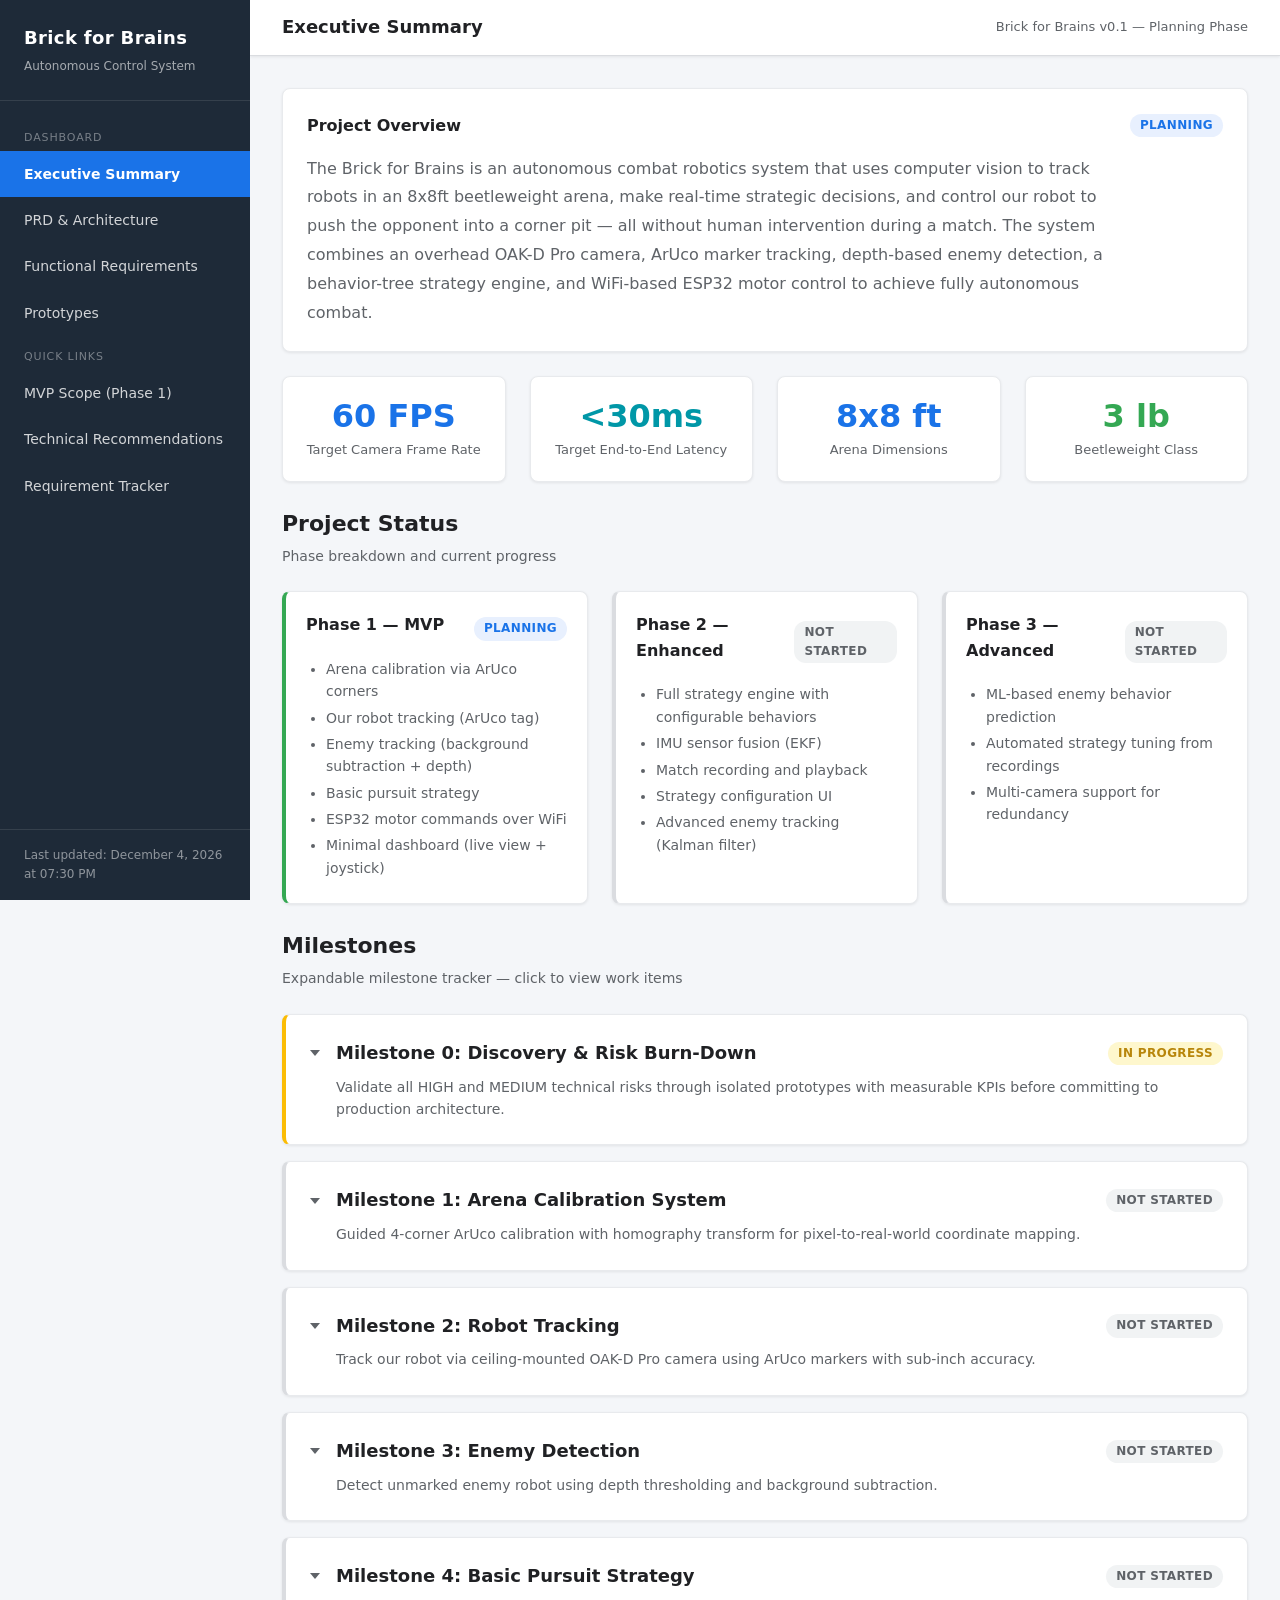
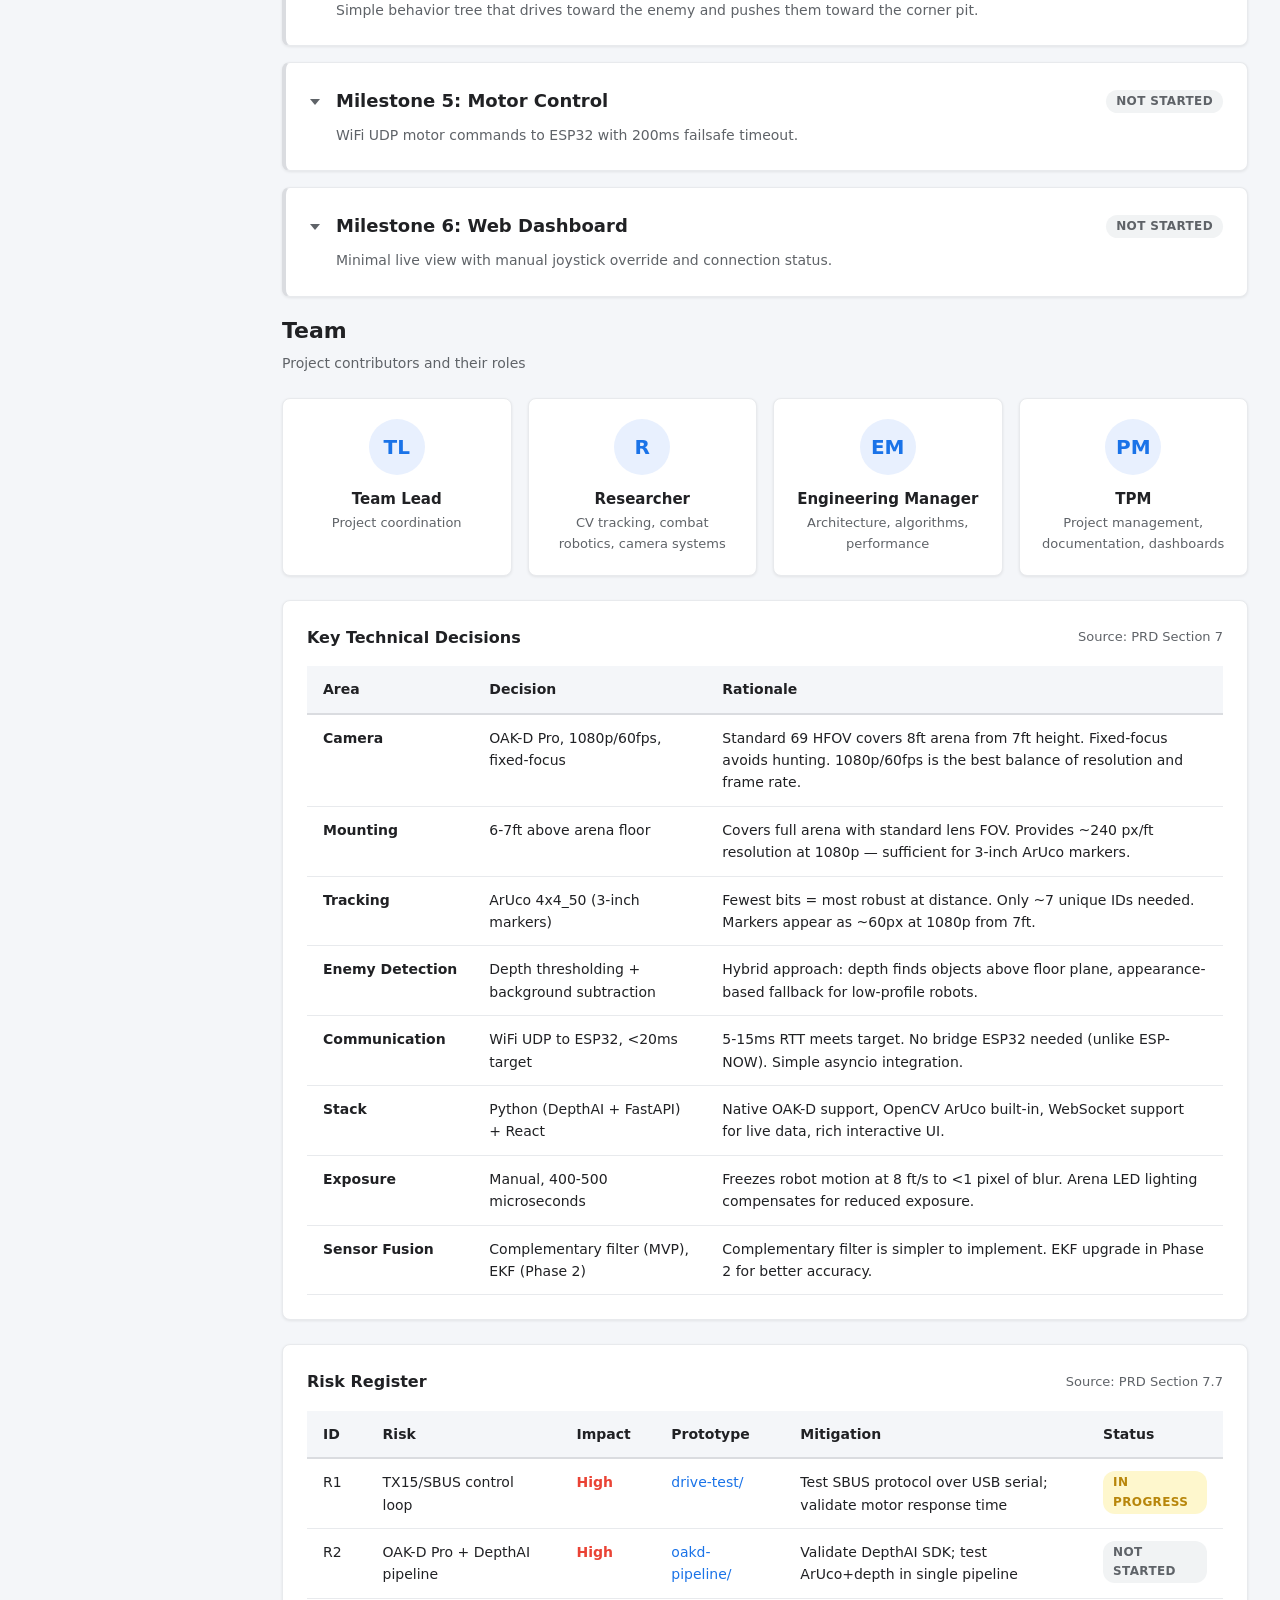
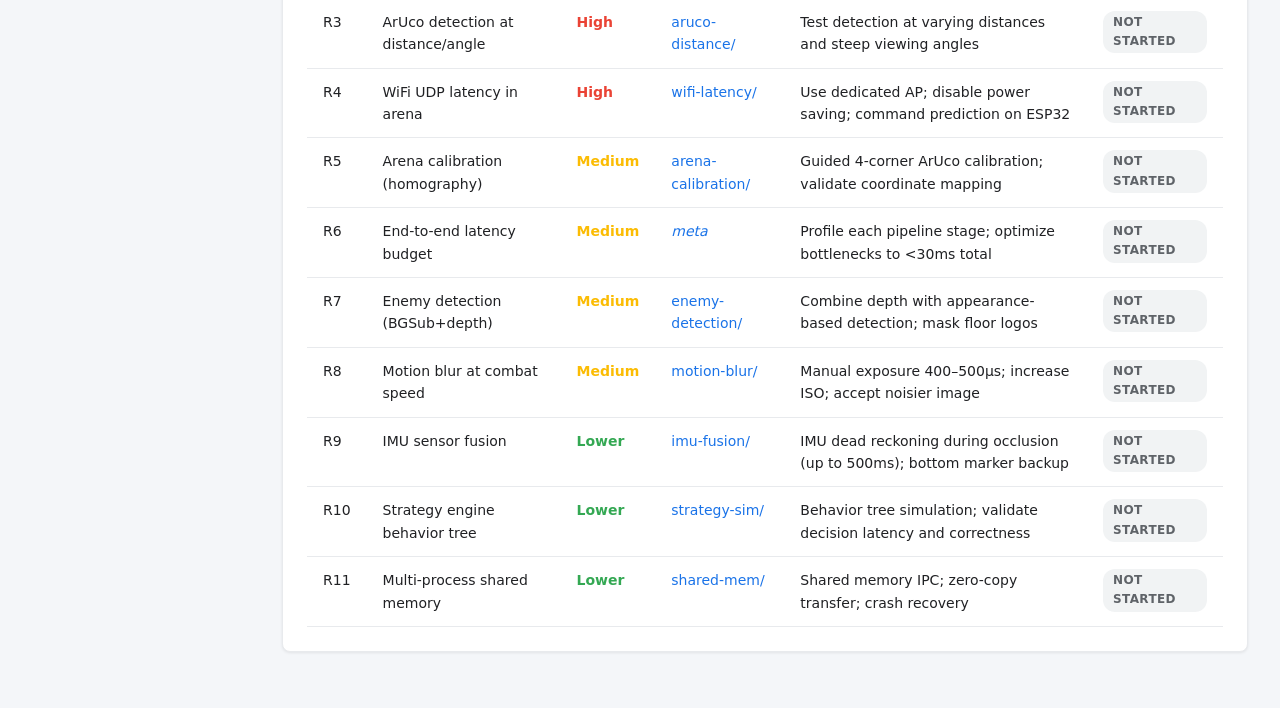
<file: dashboard/index.html>
<!DOCTYPE html>
<html lang="en">
<head>
  <meta charset="UTF-8">
  <meta name="viewport" content="width=device-width, initial-scale=1.0">
  <title>Executive Summary — Brick for Brains</title>
  <link rel="stylesheet" href="css/styles.css">
  <style>
    /* Milestone accordion styles (mirrors proto-accordion from prototypes.html) */
    .milestone-card {
      background: var(--color-surface);
      border: 1px solid var(--color-border-light);
      border-radius: var(--border-radius);
      box-shadow: var(--shadow-sm);
      padding: var(--sp-6);
      margin-bottom: var(--sp-4);
    }
    .milestone-accordion__header {
      cursor: pointer;
      user-select: none;
    }
    .milestone-accordion__trigger {
      display: flex;
      align-items: center;
      justify-content: space-between;
      flex-wrap: wrap;
      gap: var(--sp-2);
    }
    .milestone-accordion__trigger-left {
      display: flex;
      align-items: center;
      gap: var(--sp-2);
    }
    .milestone-accordion__title {
      font-size: 1.125rem;
      font-weight: 700;
      color: var(--color-text);
    }
    .milestone-accordion__desc {
      font-size: .875rem;
      color: var(--color-text-secondary);
      line-height: 1.6;
      margin: var(--sp-2) 0 0 26px;
    }
    .milestone-accordion__details {
      display: none;
      margin-top: var(--sp-5);
      padding-top: var(--sp-5);
      border-top: 1px solid var(--color-border-light);
    }
    .milestone-accordion.open .milestone-accordion__details {
      display: block;
    }
    .milestone-accordion.open .chevron {
      transform: rotate(180deg);
    }
    .milestone-section {
      margin-bottom: var(--sp-5);
    }
    .milestone-section:last-child {
      margin-bottom: 0;
    }
    .milestone-section__label {
      font-size: .75rem;
      font-weight: 700;
      text-transform: uppercase;
      letter-spacing: .06em;
      color: var(--color-text-secondary);
      margin-bottom: var(--sp-2);
    }
    .milestone-section ul {
      padding-left: var(--sp-5);
      font-size: .875rem;
      color: var(--color-text);
      line-height: 1.7;
      list-style: none;
    }
    .milestone-section ul li {
      margin-bottom: var(--sp-1);
      display: flex;
      align-items: center;
    }
  </style>
</head>
<body>

<!-- Sidebar -->
<aside class="sidebar">
  <div class="sidebar__brand">
    <h1>Brick for Brains</h1>
    <div class="subtitle">Autonomous Control System</div>
  </div>
  <nav class="sidebar__nav">
    <div class="nav-section">Dashboard</div>
    <a href="index.html" class="active">Executive Summary</a>
    <a href="prd.html">PRD &amp; Architecture</a>
    <a href="frd.html">Functional Requirements</a>
    <a href="prototypes.html">Prototypes</a>
    <div class="nav-section">Quick Links</div>
    <a href="prd.html#section-5">MVP Scope (Phase 1)</a>
    <a href="prd.html#section-7">Technical Recommendations</a>
    <a href="frd.html">Requirement Tracker</a>
  </nav>
  <div class="sidebar__footer">
    Last updated: <span id="last-updated">--</span>
  </div>
</aside>

<!-- Mobile overlay -->
<div class="sidebar-overlay"></div>

<!-- Main content -->
<div class="main">

  <!-- Top bar -->
  <header class="topbar">
    <button class="hamburger" aria-label="Toggle navigation">&#9776;</button>
    <div class="topbar__title">Executive Summary</div>
    <div class="topbar__meta">Brick for Brains v0.1 &mdash; Planning Phase</div>
  </header>

  <!-- Content -->
  <div class="content">

    <!-- Project Overview -->
    <div class="card">
      <div class="card__header">
        <h2 class="card__title">Project Overview</h2>
        <span class="badge badge--planning">Planning</span>
      </div>
      <p class="overview-text">
        The Brick for Brains is an autonomous combat robotics system that uses computer vision to track robots in an 8x8ft beetleweight arena, make real-time strategic decisions, and control our robot to push the opponent into a corner pit &mdash; all without human intervention during a match. The system combines an overhead OAK-D Pro camera, ArUco marker tracking, depth-based enemy detection, a behavior-tree strategy engine, and WiFi-based ESP32 motor control to achieve fully autonomous combat.
      </p>
    </div>

    <!-- Key Metrics -->
    <div class="grid grid--4 mb-6">
      <div class="metric-card">
        <div class="metric-card__value">60 FPS</div>
        <div class="metric-card__label">Target Camera Frame Rate</div>
      </div>
      <div class="metric-card metric-card--accent">
        <div class="metric-card__value">&lt;30ms</div>
        <div class="metric-card__label">Target End-to-End Latency</div>
      </div>
      <div class="metric-card">
        <div class="metric-card__value">8x8 ft</div>
        <div class="metric-card__label">Arena Dimensions</div>
      </div>
      <div class="metric-card metric-card--success">
        <div class="metric-card__value">3 lb</div>
        <div class="metric-card__label">Beetleweight Class</div>
      </div>
    </div>

    <!-- Project Status & Phases -->
    <div class="section-header">
      <h2>Project Status</h2>
      <p>Phase breakdown and current progress</p>
    </div>

    <div class="grid grid--3 mb-6">
      <!-- Phase 1 -->
      <div class="phase-card phase-card--active">
        <div style="display:flex;justify-content:space-between;align-items:center;margin-bottom:12px;">
          <h3>Phase 1 &mdash; MVP</h3>
          <span class="badge badge--planning">Planning</span>
        </div>
        <ul>
          <li>Arena calibration via ArUco corners</li>
          <li>Our robot tracking (ArUco tag)</li>
          <li>Enemy tracking (background subtraction + depth)</li>
          <li>Basic pursuit strategy</li>
          <li>ESP32 motor commands over WiFi</li>
          <li>Minimal dashboard (live view + joystick)</li>
        </ul>
      </div>

      <!-- Phase 2 -->
      <div class="phase-card phase-card--future">
        <div style="display:flex;justify-content:space-between;align-items:center;margin-bottom:12px;">
          <h3>Phase 2 &mdash; Enhanced</h3>
          <span class="badge badge--not-started">Not Started</span>
        </div>
        <ul>
          <li>Full strategy engine with configurable behaviors</li>
          <li>IMU sensor fusion (EKF)</li>
          <li>Match recording and playback</li>
          <li>Strategy configuration UI</li>
          <li>Advanced enemy tracking (Kalman filter)</li>
        </ul>
      </div>

      <!-- Phase 3 -->
      <div class="phase-card phase-card--future">
        <div style="display:flex;justify-content:space-between;align-items:center;margin-bottom:12px;">
          <h3>Phase 3 &mdash; Advanced</h3>
          <span class="badge badge--not-started">Not Started</span>
        </div>
        <ul>
          <li>ML-based enemy behavior prediction</li>
          <li>Automated strategy tuning from recordings</li>
          <li>Multi-camera support for redundancy</li>
        </ul>
      </div>
    </div>

    <!-- Milestones — work items updated after planning sessions -->
    <div class="section-header">
      <h2>Milestones</h2>
      <p>Expandable milestone tracker &mdash; click to view work items</p>
    </div>

    <!-- Milestone 0: Discovery & Risk Burn-Down -->
    <div class="milestone-card milestone-accordion" style="border-left: 4px solid var(--color-warning);">
      <div class="milestone-accordion__header" onclick="this.parentElement.classList.toggle('open')">
        <div class="milestone-accordion__trigger">
          <div class="milestone-accordion__trigger-left">
            <span class="chevron"></span>
            <span class="milestone-accordion__title">Milestone 0: Discovery &amp; Risk Burn-Down</span>
          </div>
          <span class="badge badge--in-progress">In Progress</span>
        </div>
        <p class="milestone-accordion__desc">Validate all HIGH and MEDIUM technical risks through isolated prototypes with measurable KPIs before committing to production architecture.</p>
      </div>
      <div class="milestone-accordion__details">
        <div class="milestone-section">
          <div class="milestone-section__label">Phase</div>
          <p style="font-size:.875rem; color:var(--color-text); margin:0;">Pre-Phase 1</p>
        </div>
        <div class="milestone-section">
          <div class="milestone-section__label">Work Items</div>
          <ul>
            <li><span class="status-dot status-dot--green"></span> CV tracking prototype &mdash; ArUco, BGSub, Kalman, threaded capture</li>
            <li><span class="status-dot status-dot--yellow"></span> TX15 drive test &mdash; SBUS motor control, blocked on USB driver</li>
            <li><span class="status-dot status-dot--gray"></span> OAK-D Pro pipeline &mdash; DepthAI SDK, ArUco+depth single pipeline</li>
            <li><span class="status-dot status-dot--gray"></span> ArUco distance/angle test &mdash; detection at 7ft, steep angles</li>
            <li><span class="status-dot status-dot--gray"></span> WiFi UDP latency test &mdash; RTT, packet loss, arena conditions</li>
            <li><span class="status-dot status-dot--gray"></span> Arena calibration &mdash; homography, coordinate mapping</li>
            <li><span class="status-dot status-dot--gray"></span> Enemy detection &mdash; BGSub + depth, false positive handling</li>
            <li><span class="status-dot status-dot--gray"></span> Motion blur test &mdash; ArUco at combat speeds, exposure tuning</li>
            <li><span class="status-dot status-dot--gray"></span> IMU sensor fusion &mdash; dead reckoning during occlusion</li>
            <li><span class="status-dot status-dot--gray"></span> Strategy simulator &mdash; behavior tree, decision latency</li>
            <li><span class="status-dot status-dot--gray"></span> Shared memory pipeline &mdash; IPC, zero-copy, crash recovery</li>
          </ul>
        </div>
      </div>
    </div>

    <!-- Milestone 1: Arena Calibration System -->
    <div class="milestone-card milestone-accordion" style="border-left: 4px solid var(--color-border);">
      <div class="milestone-accordion__header" onclick="this.parentElement.classList.toggle('open')">
        <div class="milestone-accordion__trigger">
          <div class="milestone-accordion__trigger-left">
            <span class="chevron"></span>
            <span class="milestone-accordion__title">Milestone 1: Arena Calibration System</span>
          </div>
          <span class="badge badge--not-started">Not Started</span>
        </div>
        <p class="milestone-accordion__desc">Guided 4-corner ArUco calibration with homography transform for pixel-to-real-world coordinate mapping.</p>
      </div>
      <div class="milestone-accordion__details">
        <div class="milestone-section">
          <div class="milestone-section__label">Phase</div>
          <p style="font-size:.875rem; color:var(--color-text); margin:0;">Phase 1 &mdash; MVP</p>
        </div>
        <div class="milestone-section">
          <div class="milestone-section__label">Work Items</div>
          <ul>
            <li><span class="status-dot status-dot--gray"></span> Calibration wizard UI</li>
            <li><span class="status-dot status-dot--gray"></span> Homography computation and validation</li>
            <li><span class="status-dot status-dot--gray"></span> Coordinate transform API</li>
            <li><span class="status-dot status-dot--gray"></span> Persistence (save/load calibration)</li>
          </ul>
        </div>
      </div>
    </div>

    <!-- Milestone 2: Robot Tracking -->
    <div class="milestone-card milestone-accordion" style="border-left: 4px solid var(--color-border);">
      <div class="milestone-accordion__header" onclick="this.parentElement.classList.toggle('open')">
        <div class="milestone-accordion__trigger">
          <div class="milestone-accordion__trigger-left">
            <span class="chevron"></span>
            <span class="milestone-accordion__title">Milestone 2: Robot Tracking</span>
          </div>
          <span class="badge badge--not-started">Not Started</span>
        </div>
        <p class="milestone-accordion__desc">Track our robot via ceiling-mounted OAK-D Pro camera using ArUco markers with sub-inch accuracy.</p>
      </div>
      <div class="milestone-accordion__details">
        <div class="milestone-section">
          <div class="milestone-section__label">Phase</div>
          <p style="font-size:.875rem; color:var(--color-text); margin:0;">Phase 1 &mdash; MVP</p>
        </div>
        <div class="milestone-section">
          <div class="milestone-section__label">Work Items</div>
          <ul>
            <li><span class="status-dot status-dot--gray"></span> OAK-D Pro integration (DepthAI pipeline)</li>
            <li><span class="status-dot status-dot--gray"></span> ArUco detection + pose estimation</li>
            <li><span class="status-dot status-dot--gray"></span> Kalman filter for smoothing</li>
            <li><span class="status-dot status-dot--gray"></span> Position/heading API for strategy engine</li>
          </ul>
        </div>
      </div>
    </div>

    <!-- Milestone 3: Enemy Detection -->
    <div class="milestone-card milestone-accordion" style="border-left: 4px solid var(--color-border);">
      <div class="milestone-accordion__header" onclick="this.parentElement.classList.toggle('open')">
        <div class="milestone-accordion__trigger">
          <div class="milestone-accordion__trigger-left">
            <span class="chevron"></span>
            <span class="milestone-accordion__title">Milestone 3: Enemy Detection</span>
          </div>
          <span class="badge badge--not-started">Not Started</span>
        </div>
        <p class="milestone-accordion__desc">Detect unmarked enemy robot using depth thresholding and background subtraction.</p>
      </div>
      <div class="milestone-accordion__details">
        <div class="milestone-section">
          <div class="milestone-section__label">Phase</div>
          <p style="font-size:.875rem; color:var(--color-text); margin:0;">Phase 1 &mdash; MVP</p>
        </div>
        <div class="milestone-section">
          <div class="milestone-section__label">Work Items</div>
          <ul>
            <li><span class="status-dot status-dot--gray"></span> Depth-based object detection</li>
            <li><span class="status-dot status-dot--gray"></span> Background subtraction fallback</li>
            <li><span class="status-dot status-dot--gray"></span> Floor logo masking</li>
            <li><span class="status-dot status-dot--gray"></span> Enemy position/size API</li>
          </ul>
        </div>
      </div>
    </div>

    <!-- Milestone 4: Basic Pursuit Strategy -->
    <div class="milestone-card milestone-accordion" style="border-left: 4px solid var(--color-border);">
      <div class="milestone-accordion__header" onclick="this.parentElement.classList.toggle('open')">
        <div class="milestone-accordion__trigger">
          <div class="milestone-accordion__trigger-left">
            <span class="chevron"></span>
            <span class="milestone-accordion__title">Milestone 4: Basic Pursuit Strategy</span>
          </div>
          <span class="badge badge--not-started">Not Started</span>
        </div>
        <p class="milestone-accordion__desc">Simple behavior tree that drives toward the enemy and pushes them toward the corner pit.</p>
      </div>
      <div class="milestone-accordion__details">
        <div class="milestone-section">
          <div class="milestone-section__label">Phase</div>
          <p style="font-size:.875rem; color:var(--color-text); margin:0;">Phase 1 &mdash; MVP</p>
        </div>
        <div class="milestone-section">
          <div class="milestone-section__label">Work Items</div>
          <ul>
            <li><span class="status-dot status-dot--gray"></span> Behavior tree framework</li>
            <li><span class="status-dot status-dot--gray"></span> Pursue behavior</li>
            <li><span class="status-dot status-dot--gray"></span> Push-to-pit behavior</li>
            <li><span class="status-dot status-dot--gray"></span> Pit avoidance for our robot</li>
          </ul>
        </div>
      </div>
    </div>

    <!-- Milestone 5: Motor Control -->
    <div class="milestone-card milestone-accordion" style="border-left: 4px solid var(--color-border);">
      <div class="milestone-accordion__header" onclick="this.parentElement.classList.toggle('open')">
        <div class="milestone-accordion__trigger">
          <div class="milestone-accordion__trigger-left">
            <span class="chevron"></span>
            <span class="milestone-accordion__title">Milestone 5: Motor Control</span>
          </div>
          <span class="badge badge--not-started">Not Started</span>
        </div>
        <p class="milestone-accordion__desc">WiFi UDP motor commands to ESP32 with 200ms failsafe timeout.</p>
      </div>
      <div class="milestone-accordion__details">
        <div class="milestone-section">
          <div class="milestone-section__label">Phase</div>
          <p style="font-size:.875rem; color:var(--color-text); margin:0;">Phase 1 &mdash; MVP</p>
        </div>
        <div class="milestone-section">
          <div class="milestone-section__label">Work Items</div>
          <ul>
            <li><span class="status-dot status-dot--gray"></span> ESP32 UDP command protocol</li>
            <li><span class="status-dot status-dot--gray"></span> Motor mixing (differential drive)</li>
            <li><span class="status-dot status-dot--gray"></span> Failsafe timeout (200ms)</li>
            <li><span class="status-dot status-dot--gray"></span> Command rate limiting</li>
          </ul>
        </div>
      </div>
    </div>

    <!-- Milestone 6: Web Dashboard -->
    <div class="milestone-card milestone-accordion" style="border-left: 4px solid var(--color-border);">
      <div class="milestone-accordion__header" onclick="this.parentElement.classList.toggle('open')">
        <div class="milestone-accordion__trigger">
          <div class="milestone-accordion__trigger-left">
            <span class="chevron"></span>
            <span class="milestone-accordion__title">Milestone 6: Web Dashboard</span>
          </div>
          <span class="badge badge--not-started">Not Started</span>
        </div>
        <p class="milestone-accordion__desc">Minimal live view with manual joystick override and connection status.</p>
      </div>
      <div class="milestone-accordion__details">
        <div class="milestone-section">
          <div class="milestone-section__label">Phase</div>
          <p style="font-size:.875rem; color:var(--color-text); margin:0;">Phase 1 &mdash; MVP</p>
        </div>
        <div class="milestone-section">
          <div class="milestone-section__label">Work Items</div>
          <ul>
            <li><span class="status-dot status-dot--gray"></span> Live camera feed (WebSocket)</li>
            <li><span class="status-dot status-dot--gray"></span> Manual joystick override</li>
            <li><span class="status-dot status-dot--gray"></span> Connection status indicators</li>
            <li><span class="status-dot status-dot--gray"></span> Match start/stop controls</li>
          </ul>
        </div>
      </div>
    </div>

    <!-- Team Section -->
    <div class="section-header">
      <h2>Team</h2>
      <p>Project contributors and their roles</p>
    </div>
    <div class="team-grid mb-6">
      <div class="team-member">
        <div class="team-member__avatar">TL</div>
        <div class="team-member__name">Team Lead</div>
        <div class="team-member__role">Project coordination</div>
      </div>
      <div class="team-member">
        <div class="team-member__avatar">R</div>
        <div class="team-member__name">Researcher</div>
        <div class="team-member__role">CV tracking, combat robotics, camera systems</div>
      </div>
      <div class="team-member">
        <div class="team-member__avatar">EM</div>
        <div class="team-member__name">Engineering Manager</div>
        <div class="team-member__role">Architecture, algorithms, performance</div>
      </div>
      <div class="team-member">
        <div class="team-member__avatar">PM</div>
        <div class="team-member__name">TPM</div>
        <div class="team-member__role">Project management, documentation, dashboards</div>
      </div>
    </div>

    <!-- Key Technical Decisions -->
    <div class="card">
      <div class="card__header">
        <h2 class="card__title">Key Technical Decisions</h2>
        <span class="text-sm text-secondary">Source: PRD Section 7</span>
      </div>
      <div class="table-wrapper">
        <table class="decisions-table">
          <thead>
            <tr>
              <th>Area</th>
              <th>Decision</th>
              <th>Rationale</th>
            </tr>
          </thead>
          <tbody>
            <tr>
              <td>Camera</td>
              <td>OAK-D Pro, 1080p/60fps, fixed-focus</td>
              <td>Standard 69 HFOV covers 8ft arena from 7ft height. Fixed-focus avoids hunting. 1080p/60fps is the best balance of resolution and frame rate.</td>
            </tr>
            <tr>
              <td>Mounting</td>
              <td>6-7ft above arena floor</td>
              <td>Covers full arena with standard lens FOV. Provides ~240 px/ft resolution at 1080p &mdash; sufficient for 3-inch ArUco markers.</td>
            </tr>
            <tr>
              <td>Tracking</td>
              <td>ArUco 4x4_50 (3-inch markers)</td>
              <td>Fewest bits = most robust at distance. Only ~7 unique IDs needed. Markers appear as ~60px at 1080p from 7ft.</td>
            </tr>
            <tr>
              <td>Enemy Detection</td>
              <td>Depth thresholding + background subtraction</td>
              <td>Hybrid approach: depth finds objects above floor plane, appearance-based fallback for low-profile robots.</td>
            </tr>
            <tr>
              <td>Communication</td>
              <td>WiFi UDP to ESP32, &lt;20ms target</td>
              <td>5-15ms RTT meets target. No bridge ESP32 needed (unlike ESP-NOW). Simple asyncio integration.</td>
            </tr>
            <tr>
              <td>Stack</td>
              <td>Python (DepthAI + FastAPI) + React</td>
              <td>Native OAK-D support, OpenCV ArUco built-in, WebSocket support for live data, rich interactive UI.</td>
            </tr>
            <tr>
              <td>Exposure</td>
              <td>Manual, 400-500 microseconds</td>
              <td>Freezes robot motion at 8 ft/s to &lt;1 pixel of blur. Arena LED lighting compensates for reduced exposure.</td>
            </tr>
            <tr>
              <td>Sensor Fusion</td>
              <td>Complementary filter (MVP), EKF (Phase 2)</td>
              <td>Complementary filter is simpler to implement. EKF upgrade in Phase 2 for better accuracy.</td>
            </tr>
          </tbody>
        </table>
      </div>
    </div>

    <!-- Risk Register -->
    <div class="card">
      <div class="card__header">
        <h2 class="card__title">Risk Register</h2>
        <span class="text-sm text-secondary">Source: PRD Section 7.7</span>
      </div>
      <div class="table-wrapper">
        <table>
          <thead>
            <tr>
              <th style="width:40px">ID</th>
              <th>Risk</th>
              <th>Impact</th>
              <th>Prototype</th>
              <th>Mitigation</th>
              <th>Status</th>
            </tr>
          </thead>
          <tbody>
            <tr>
              <td>R1</td>
              <td>TX15/SBUS control loop</td>
              <td><span class="risk-high">High</span></td>
              <td><a href="prototypes.html">drive-test/</a></td>
              <td>Test SBUS protocol over USB serial; validate motor response time</td>
              <td><span class="badge badge--in-progress">In Progress</span></td>
            </tr>
            <tr>
              <td>R2</td>
              <td>OAK-D Pro + DepthAI pipeline</td>
              <td><span class="risk-high">High</span></td>
              <td><a href="prototypes.html">oakd-pipeline/</a></td>
              <td>Validate DepthAI SDK; test ArUco+depth in single pipeline</td>
              <td><span class="badge badge--not-started">Not Started</span></td>
            </tr>
            <tr>
              <td>R3</td>
              <td>ArUco detection at distance/angle</td>
              <td><span class="risk-high">High</span></td>
              <td><a href="prototypes.html">aruco-distance/</a></td>
              <td>Test detection at varying distances and steep viewing angles</td>
              <td><span class="badge badge--not-started">Not Started</span></td>
            </tr>
            <tr>
              <td>R4</td>
              <td>WiFi UDP latency in arena</td>
              <td><span class="risk-high">High</span></td>
              <td><a href="prototypes.html">wifi-latency/</a></td>
              <td>Use dedicated AP; disable power saving; command prediction on ESP32</td>
              <td><span class="badge badge--not-started">Not Started</span></td>
            </tr>
            <tr>
              <td>R5</td>
              <td>Arena calibration (homography)</td>
              <td><span class="risk-medium">Medium</span></td>
              <td><a href="prototypes.html">arena-calibration/</a></td>
              <td>Guided 4-corner ArUco calibration; validate coordinate mapping</td>
              <td><span class="badge badge--not-started">Not Started</span></td>
            </tr>
            <tr>
              <td>R6</td>
              <td>End-to-end latency budget</td>
              <td><span class="risk-medium">Medium</span></td>
              <td><a href="prototypes.html"><em>meta</em></a></td>
              <td>Profile each pipeline stage; optimize bottlenecks to &lt;30ms total</td>
              <td><span class="badge badge--not-started">Not Started</span></td>
            </tr>
            <tr>
              <td>R7</td>
              <td>Enemy detection (BGSub+depth)</td>
              <td><span class="risk-medium">Medium</span></td>
              <td><a href="prototypes.html">enemy-detection/</a></td>
              <td>Combine depth with appearance-based detection; mask floor logos</td>
              <td><span class="badge badge--not-started">Not Started</span></td>
            </tr>
            <tr>
              <td>R8</td>
              <td>Motion blur at combat speed</td>
              <td><span class="risk-medium">Medium</span></td>
              <td><a href="prototypes.html">motion-blur/</a></td>
              <td>Manual exposure 400&ndash;500&mu;s; increase ISO; accept noisier image</td>
              <td><span class="badge badge--not-started">Not Started</span></td>
            </tr>
            <tr>
              <td>R9</td>
              <td>IMU sensor fusion</td>
              <td><span class="risk-low">Lower</span></td>
              <td><a href="prototypes.html">imu-fusion/</a></td>
              <td>IMU dead reckoning during occlusion (up to 500ms); bottom marker backup</td>
              <td><span class="badge badge--not-started">Not Started</span></td>
            </tr>
            <tr>
              <td>R10</td>
              <td>Strategy engine behavior tree</td>
              <td><span class="risk-low">Lower</span></td>
              <td><a href="prototypes.html">strategy-sim/</a></td>
              <td>Behavior tree simulation; validate decision latency and correctness</td>
              <td><span class="badge badge--not-started">Not Started</span></td>
            </tr>
            <tr>
              <td>R11</td>
              <td>Multi-process shared memory</td>
              <td><span class="risk-low">Lower</span></td>
              <td><a href="prototypes.html">shared-mem/</a></td>
              <td>Shared memory IPC; zero-copy transfer; crash recovery</td>
              <td><span class="badge badge--not-started">Not Started</span></td>
            </tr>
          </tbody>
        </table>
      </div>
    </div>

  </div><!-- /content -->
</div><!-- /main -->

<script src="js/dashboard.js"></script>
</body>
</html>
</file>
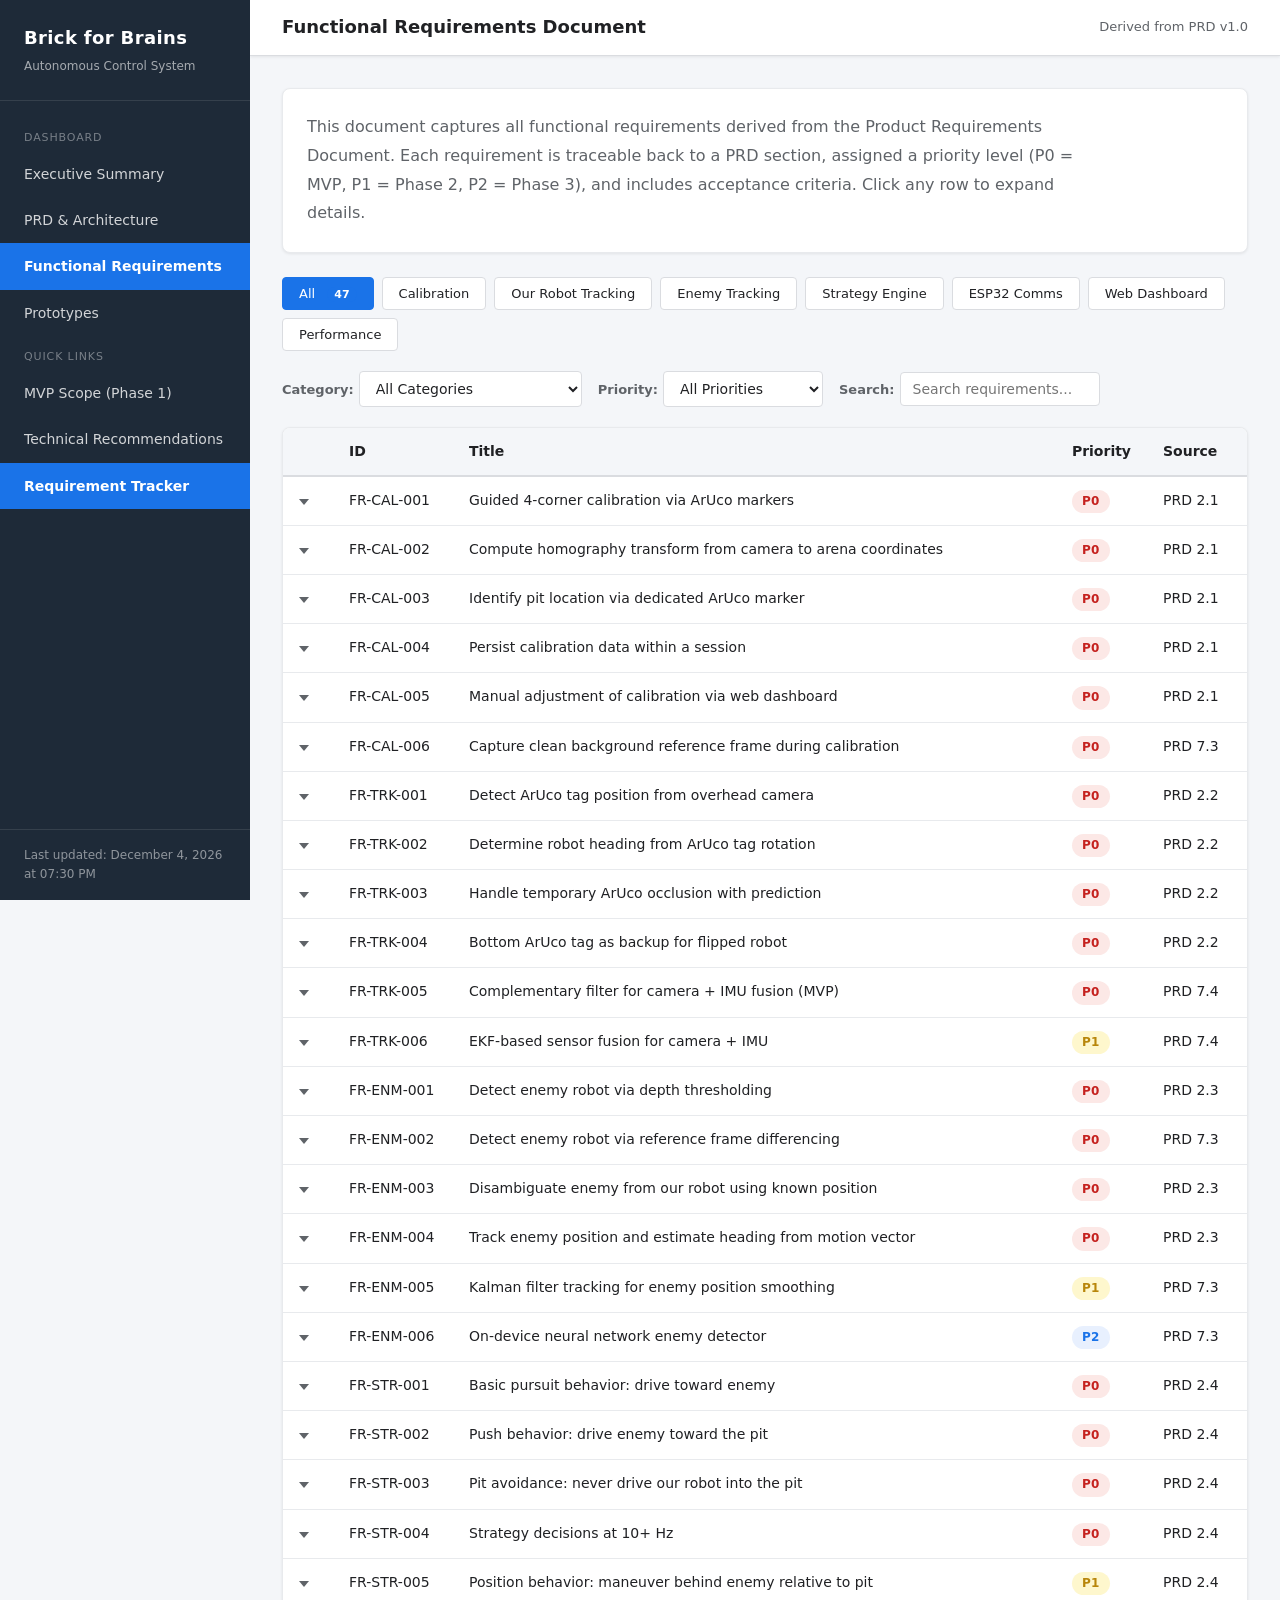
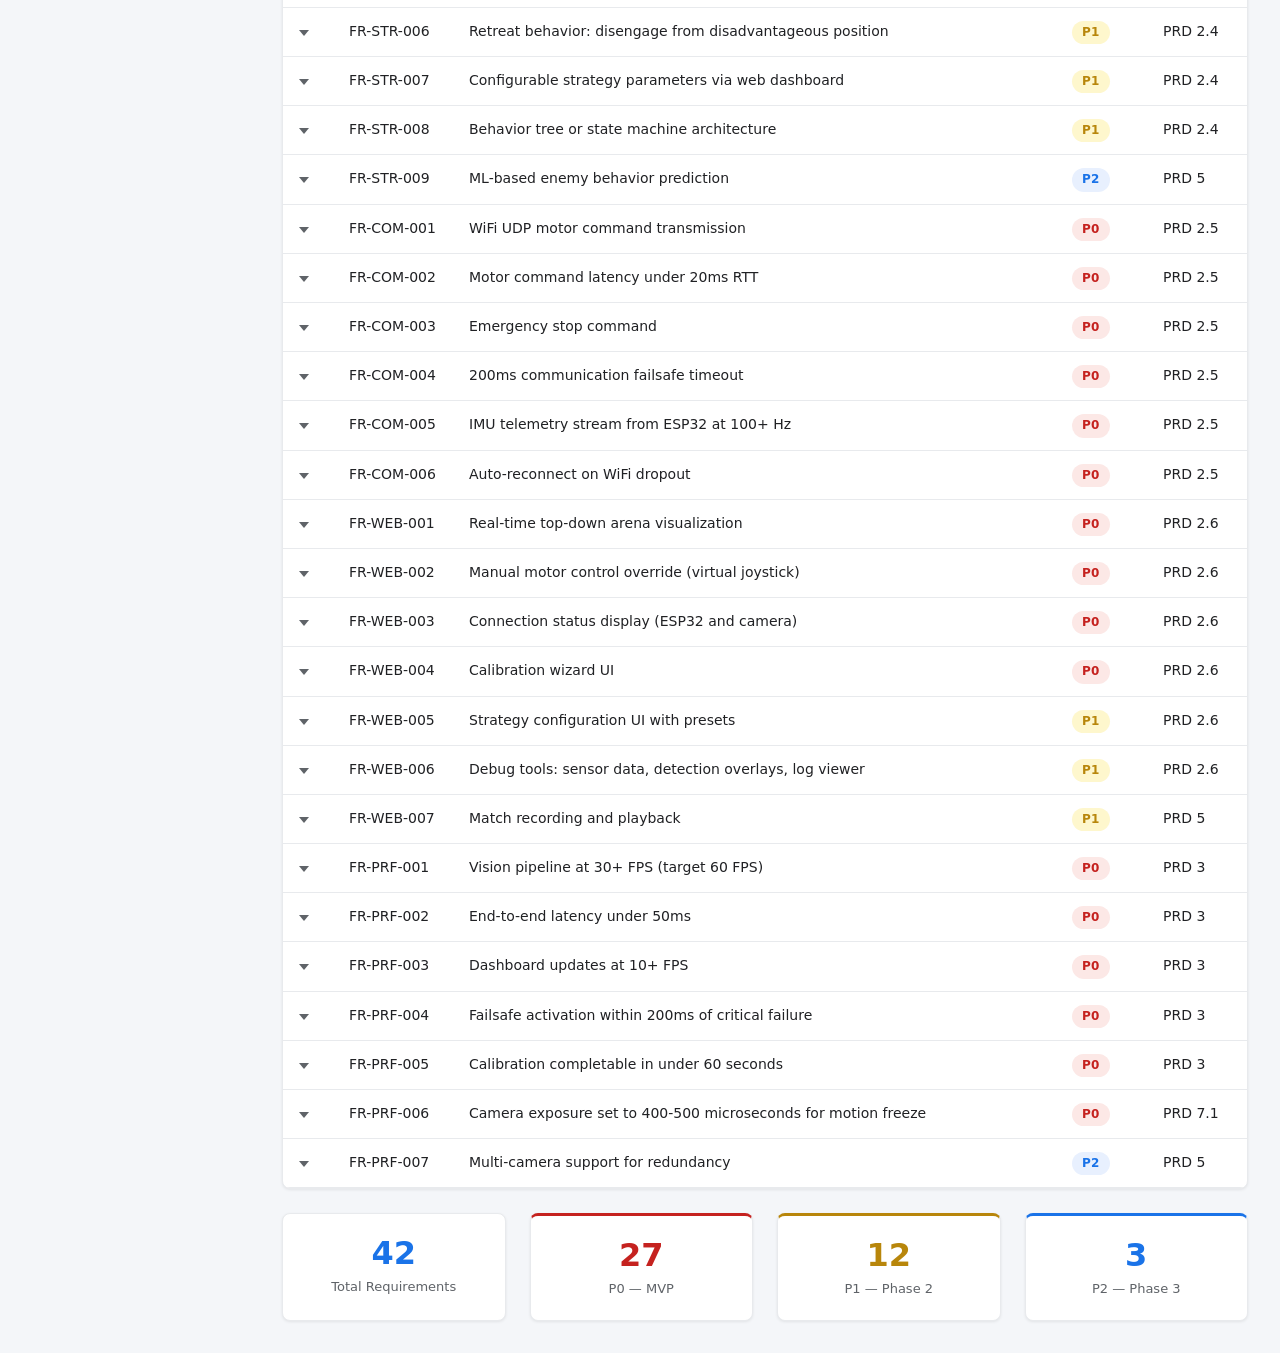
<file: dashboard/frd.html>
<!DOCTYPE html>
<html lang="en">
<head>
  <meta charset="UTF-8">
  <meta name="viewport" content="width=device-width, initial-scale=1.0">
  <title>Functional Requirements — Brick for Brains</title>
  <link rel="stylesheet" href="css/styles.css">
</head>
<body>

<!-- Sidebar -->
<aside class="sidebar">
  <div class="sidebar__brand">
    <h1>Brick for Brains</h1>
    <div class="subtitle">Autonomous Control System</div>
  </div>
  <nav class="sidebar__nav">
    <div class="nav-section">Dashboard</div>
    <a href="index.html">Executive Summary</a>
    <a href="prd.html">PRD &amp; Architecture</a>
    <a href="frd.html">Functional Requirements</a>
    <a href="prototypes.html">Prototypes</a>
    <div class="nav-section">Quick Links</div>
    <a href="prd.html#section-5">MVP Scope (Phase 1)</a>
    <a href="prd.html#section-7">Technical Recommendations</a>
    <a href="frd.html">Requirement Tracker</a>
  </nav>
  <div class="sidebar__footer">
    Last updated: <span id="last-updated">--</span>
  </div>
</aside>

<!-- Mobile overlay -->
<div class="sidebar-overlay"></div>

<!-- Main content -->
<div class="main">

  <!-- Top bar -->
  <header class="topbar">
    <button class="hamburger" aria-label="Toggle navigation">&#9776;</button>
    <div class="topbar__title">Functional Requirements Document</div>
    <div class="topbar__meta">Derived from PRD v1.0</div>
  </header>

  <!-- Content -->
  <div class="content">

    <div class="card mb-6">
      <p class="overview-text">
        This document captures all functional requirements derived from the Product Requirements Document. Each requirement is traceable back to a PRD section, assigned a priority level (P0 = MVP, P1 = Phase 2, P2 = Phase 3), and includes acceptance criteria. Click any row to expand details.
      </p>
    </div>

    <!-- Category Tabs -->
    <div class="tabs">
      <button class="tab-btn active" data-category="all">All <span class="count-badge" id="filter-count">0</span></button>
      <button class="tab-btn" data-category="CAL">Calibration</button>
      <button class="tab-btn" data-category="TRK">Our Robot Tracking</button>
      <button class="tab-btn" data-category="ENM">Enemy Tracking</button>
      <button class="tab-btn" data-category="STR">Strategy Engine</button>
      <button class="tab-btn" data-category="COM">ESP32 Comms</button>
      <button class="tab-btn" data-category="WEB">Web Dashboard</button>
      <button class="tab-btn" data-category="PRF">Performance</button>
    </div>

    <!-- Filters -->
    <div class="filter-bar">
      <div>
        <label for="filter-category">Category:</label>
        <select id="filter-category">
          <option value="all">All Categories</option>
          <option value="CAL">Calibration (CAL)</option>
          <option value="TRK">Our Robot Tracking (TRK)</option>
          <option value="ENM">Enemy Tracking (ENM)</option>
          <option value="STR">Strategy Engine (STR)</option>
          <option value="COM">ESP32 Comms (COM)</option>
          <option value="WEB">Web Dashboard (WEB)</option>
          <option value="PRF">Performance (PRF)</option>
        </select>
      </div>
      <div>
        <label for="filter-priority">Priority:</label>
        <select id="filter-priority">
          <option value="all">All Priorities</option>
          <option value="P0">P0 — MVP</option>
          <option value="P1">P1 — Phase 2</option>
          <option value="P2">P2 — Phase 3</option>
        </select>
      </div>
      <div>
        <label for="filter-search">Search:</label>
        <input type="text" id="filter-search" placeholder="Search requirements...">
      </div>
    </div>

    <!-- Requirements Table -->
    <div class="card" style="padding:0;overflow:hidden;">
      <div class="table-wrapper">
        <table id="frd-table">
          <thead>
            <tr>
              <th style="width:30px;"></th>
              <th style="width:120px;">ID</th>
              <th>Title</th>
              <th style="width:80px;">Priority</th>
              <th style="width:100px;">Source</th>
            </tr>
          </thead>
          <tbody>

            <!-- ============ CALIBRATION (CAL) ============ -->

            <tr class="fr-row" data-category="CAL" data-priority="P0" data-detail="detail-cal-001">
              <td><span class="chevron"></span></td>
              <td>FR-CAL-001</td>
              <td>Guided 4-corner calibration via ArUco markers</td>
              <td><span class="badge badge--p0">P0</span></td>
              <td>PRD 2.1</td>
            </tr>
            <tr class="fr-detail" id="detail-cal-001" style="display:none;">
              <td colspan="5"><div class="fr-detail__inner">
                <dt>Description</dt>
                <dd>System shall support a guided calibration flow where the operator places a single ArUco tag at each of the four arena corners sequentially. The system prompts for each corner placement in order and captures the position.</dd>
                <dt>Acceptance Criteria</dt>
                <dd>- System displays clear prompts for each corner (1 through 4) in sequence<br>- Each corner is captured when the ArUco marker is detected and confirmed<br>- All four corners must be captured before calibration is considered complete<br>- Visual feedback confirms each successful capture</dd>
                <dt>Source</dt>
                <dd>PRD Section 2.1 — Arena Calibration</dd>
              </div></td>
            </tr>

            <tr class="fr-row" data-category="CAL" data-priority="P0" data-detail="detail-cal-002">
              <td><span class="chevron"></span></td>
              <td>FR-CAL-002</td>
              <td>Compute homography transform from camera to arena coordinates</td>
              <td><span class="badge badge--p0">P0</span></td>
              <td>PRD 2.1</td>
            </tr>
            <tr class="fr-detail" id="detail-cal-002" style="display:none;">
              <td colspan="5"><div class="fr-detail__inner">
                <dt>Description</dt>
                <dd>After capturing all four corners, the system shall compute a homography transform that maps camera pixel coordinates to arena coordinates (0,0 to 8,8 in feet).</dd>
                <dt>Acceptance Criteria</dt>
                <dd>- Homography matrix is computed from the 4 corner correspondences<br>- Any pixel within the arena can be mapped to arena coordinates with &lt;0.5 inch accuracy<br>- Transform is validated against known positions before use</dd>
                <dt>Source</dt>
                <dd>PRD Section 2.1 — Arena Calibration</dd>
              </div></td>
            </tr>

            <tr class="fr-row" data-category="CAL" data-priority="P0" data-detail="detail-cal-003">
              <td><span class="chevron"></span></td>
              <td>FR-CAL-003</td>
              <td>Identify pit location via dedicated ArUco marker</td>
              <td><span class="badge badge--p0">P0</span></td>
              <td>PRD 2.1</td>
            </tr>
            <tr class="fr-detail" id="detail-cal-003" style="display:none;">
              <td colspan="5"><div class="fr-detail__inner">
                <dt>Description</dt>
                <dd>System shall identify the pit location and boundary using a dedicated ArUco marker (ID 4) placed at or near the pit during calibration.</dd>
                <dt>Acceptance Criteria</dt>
                <dd>- Pit ArUco marker (ID 4) is detected and its position recorded<br>- Pit boundary is established in arena coordinates<br>- Pit zone is available to the strategy engine for avoidance logic</dd>
                <dt>Source</dt>
                <dd>PRD Section 2.1 — Arena Calibration; PRD Section 7.2 — ArUco Markers</dd>
              </div></td>
            </tr>

            <tr class="fr-row" data-category="CAL" data-priority="P0" data-detail="detail-cal-004">
              <td><span class="chevron"></span></td>
              <td>FR-CAL-004</td>
              <td>Persist calibration data within a session</td>
              <td><span class="badge badge--p0">P0</span></td>
              <td>PRD 2.1</td>
            </tr>
            <tr class="fr-detail" id="detail-cal-004" style="display:none;">
              <td colspan="5"><div class="fr-detail__inner">
                <dt>Description</dt>
                <dd>Calibration data (corner positions, homography matrix, pit location) shall persist so it survives restarts within a session.</dd>
                <dt>Acceptance Criteria</dt>
                <dd>- Calibration data is saved to disk after successful calibration<br>- On restart, previously saved calibration is loaded automatically<br>- User can verify loaded calibration is still valid</dd>
                <dt>Source</dt>
                <dd>PRD Section 2.1 — Arena Calibration</dd>
              </div></td>
            </tr>

            <tr class="fr-row" data-category="CAL" data-priority="P0" data-detail="detail-cal-005">
              <td><span class="chevron"></span></td>
              <td>FR-CAL-005</td>
              <td>Manual adjustment of calibration via web dashboard</td>
              <td><span class="badge badge--p0">P0</span></td>
              <td>PRD 2.1</td>
            </tr>
            <tr class="fr-detail" id="detail-cal-005" style="display:none;">
              <td colspan="5"><div class="fr-detail__inner">
                <dt>Description</dt>
                <dd>The web dashboard shall allow manual adjustment of arena bounds post-calibration and support re-calibration without full system restart.</dd>
                <dt>Acceptance Criteria</dt>
                <dd>- Corner positions can be adjusted via drag-and-drop on the arena map<br>- Pit boundary can be adjusted<br>- Re-calibration can be triggered from the dashboard<br>- Calibration profiles can be saved and loaded</dd>
                <dt>Source</dt>
                <dd>PRD Section 2.1 &amp; 2.6 — Calibration Dashboard</dd>
              </div></td>
            </tr>

            <tr class="fr-row" data-category="CAL" data-priority="P0" data-detail="detail-cal-006">
              <td><span class="chevron"></span></td>
              <td>FR-CAL-006</td>
              <td>Capture clean background reference frame during calibration</td>
              <td><span class="badge badge--p0">P0</span></td>
              <td>PRD 7.3</td>
            </tr>
            <tr class="fr-detail" id="detail-cal-006" style="display:none;">
              <td colspan="5"><div class="fr-detail__inner">
                <dt>Description</dt>
                <dd>During calibration (with no robots in the arena), the system shall capture a clean background reference frame for use in enemy detection via frame differencing.</dd>
                <dt>Acceptance Criteria</dt>
                <dd>- A clean frame is captured when no robots are present<br>- Background reference is stored for use by the enemy detection pipeline<br>- System prompts the user to clear the arena before capture</dd>
                <dt>Source</dt>
                <dd>PRD Section 7.3 — Enemy Detection Strategy (MVP approach)</dd>
              </div></td>
            </tr>

            <!-- ============ OUR ROBOT TRACKING (TRK) ============ -->

            <tr class="fr-row" data-category="TRK" data-priority="P0" data-detail="detail-trk-001">
              <td><span class="chevron"></span></td>
              <td>FR-TRK-001</td>
              <td>Detect ArUco tag position from overhead camera</td>
              <td><span class="badge badge--p0">P0</span></td>
              <td>PRD 2.2</td>
            </tr>
            <tr class="fr-detail" id="detail-trk-001" style="display:none;">
              <td colspan="5"><div class="fr-detail__inner">
                <dt>Description</dt>
                <dd>System shall detect our robot's ArUco tag (ID 5, top surface) from the ceiling-mounted OAK-D Pro camera and determine position (x, y) in arena coordinates using the calibrated homography.</dd>
                <dt>Acceptance Criteria</dt>
                <dd>- ArUco ID 5 is reliably detected from 1080p feed at 7ft height<br>- Position is reported in arena coordinates (0-8ft range)<br>- Detection works with 3-inch markers appearing as ~60px</dd>
                <dt>Source</dt>
                <dd>PRD Section 2.2 — Robot Tracking; PRD Section 7.2 — ArUco Markers</dd>
              </div></td>
            </tr>

            <tr class="fr-row" data-category="TRK" data-priority="P0" data-detail="detail-trk-002">
              <td><span class="chevron"></span></td>
              <td>FR-TRK-002</td>
              <td>Determine robot heading from ArUco tag rotation</td>
              <td><span class="badge badge--p0">P0</span></td>
              <td>PRD 2.2</td>
            </tr>
            <tr class="fr-detail" id="detail-trk-002" style="display:none;">
              <td colspan="5"><div class="fr-detail__inner">
                <dt>Description</dt>
                <dd>System shall extract heading angle (orientation) from the detected ArUco tag's rotation in the camera image.</dd>
                <dt>Acceptance Criteria</dt>
                <dd>- Heading angle is extracted from ArUco marker corners<br>- Heading is reported in degrees or radians relative to arena coordinate system<br>- Accuracy sufficient for strategy engine decision-making</dd>
                <dt>Source</dt>
                <dd>PRD Section 2.2 — Robot Tracking</dd>
              </div></td>
            </tr>

            <tr class="fr-row" data-category="TRK" data-priority="P0" data-detail="detail-trk-003">
              <td><span class="chevron"></span></td>
              <td>FR-TRK-003</td>
              <td>Handle temporary ArUco occlusion with prediction</td>
              <td><span class="badge badge--p0">P0</span></td>
              <td>PRD 2.2</td>
            </tr>
            <tr class="fr-detail" id="detail-trk-003" style="display:none;">
              <td colspan="5"><div class="fr-detail__inner">
                <dt>Description</dt>
                <dd>When ArUco detection fails (e.g., robots colliding, dust), the system shall predict/extrapolate position using last known velocity for up to 500ms.</dd>
                <dt>Acceptance Criteria</dt>
                <dd>- Position is extrapolated using last known velocity during occlusion<br>- Prediction is maintained for up to 500ms<br>- After 500ms without detection, position is flagged as uncertain<br>- No erratic behavior from a single dropped frame</dd>
                <dt>Source</dt>
                <dd>PRD Section 2.2; PRD Section 7.4 — Occlusion Handling</dd>
              </div></td>
            </tr>

            <tr class="fr-row" data-category="TRK" data-priority="P0" data-detail="detail-trk-004">
              <td><span class="chevron"></span></td>
              <td>FR-TRK-004</td>
              <td>Bottom ArUco tag as backup for flipped robot</td>
              <td><span class="badge badge--p0">P0</span></td>
              <td>PRD 2.2</td>
            </tr>
            <tr class="fr-detail" id="detail-trk-004" style="display:none;">
              <td colspan="5"><div class="fr-detail__inner">
                <dt>Description</dt>
                <dd>If our robot flips and the top ArUco tag (ID 5) is not visible, the system shall detect the bottom ArUco tag (ID 6) as a backup.</dd>
                <dt>Acceptance Criteria</dt>
                <dd>- ArUco ID 6 is recognized as our robot's bottom marker<br>- Position and heading are derived from ID 6 when ID 5 is not detected<br>- System correctly infers that the robot is flipped</dd>
                <dt>Source</dt>
                <dd>PRD Section 2.2 — Robot Tracking; PRD Section 7.2 — Marker IDs</dd>
              </div></td>
            </tr>

            <tr class="fr-row" data-category="TRK" data-priority="P0" data-detail="detail-trk-005">
              <td><span class="chevron"></span></td>
              <td>FR-TRK-005</td>
              <td>Complementary filter for camera + IMU fusion (MVP)</td>
              <td><span class="badge badge--p0">P0</span></td>
              <td>PRD 7.4</td>
            </tr>
            <tr class="fr-detail" id="detail-trk-005" style="display:none;">
              <td colspan="5"><div class="fr-detail__inner">
                <dt>Description</dt>
                <dd>For the MVP, system shall use a complementary filter to fuse camera-based position/heading with IMU gyro data for higher-frequency orientation updates between camera frames.</dd>
                <dt>Acceptance Criteria</dt>
                <dd>- High-pass filter on IMU gyro for fast heading changes<br>- Low-pass filter on camera heading for absolute reference<br>- Effective pose update rate of at least 30 Hz</dd>
                <dt>Source</dt>
                <dd>PRD Section 2.2; PRD Section 7.4 — State Estimation</dd>
              </div></td>
            </tr>

            <tr class="fr-row" data-category="TRK" data-priority="P1" data-detail="detail-trk-006">
              <td><span class="chevron"></span></td>
              <td>FR-TRK-006</td>
              <td>EKF-based sensor fusion for camera + IMU</td>
              <td><span class="badge badge--p1">P1</span></td>
              <td>PRD 7.4</td>
            </tr>
            <tr class="fr-detail" id="detail-trk-006" style="display:none;">
              <td colspan="5"><div class="fr-detail__inner">
                <dt>Description</dt>
                <dd>Upgrade from complementary filter to Extended Kalman Filter for camera + IMU fusion. State vector: [x, y, vx, vy, heading, omega].</dd>
                <dt>Acceptance Criteria</dt>
                <dd>- EKF prediction step uses IMU data at 100-200 Hz<br>- EKF correction step uses camera measurements at 30-60 Hz<br>- State vector includes position, velocity, heading, and angular velocity<br>- Runs in &lt;1ms per update</dd>
                <dt>Source</dt>
                <dd>PRD Section 7.4 — State Estimation (Phase 2)</dd>
              </div></td>
            </tr>

            <!-- ============ ENEMY TRACKING (ENM) ============ -->

            <tr class="fr-row" data-category="ENM" data-priority="P0" data-detail="detail-enm-001">
              <td><span class="chevron"></span></td>
              <td>FR-ENM-001</td>
              <td>Detect enemy robot via depth thresholding</td>
              <td><span class="badge badge--p0">P0</span></td>
              <td>PRD 2.3</td>
            </tr>
            <tr class="fr-detail" id="detail-enm-001" style="display:none;">
              <td colspan="5"><div class="fr-detail__inner">
                <dt>Description</dt>
                <dd>System shall detect the enemy robot by thresholding the OAK-D Pro depth map: any object elevated more than 2cm above the floor plane is a candidate robot.</dd>
                <dt>Acceptance Criteria</dt>
                <dd>- Depth map from 400P active stereo mode is processed<br>- Floor plane depth is established during calibration<br>- Objects &gt;2cm above floor are identified as candidates<br>- Active stereo IR projector helps with textureless white floor</dd>
                <dt>Source</dt>
                <dd>PRD Section 2.3; PRD Section 7.3 — Enemy Detection Strategy</dd>
              </div></td>
            </tr>

            <tr class="fr-row" data-category="ENM" data-priority="P0" data-detail="detail-enm-002">
              <td><span class="chevron"></span></td>
              <td>FR-ENM-002</td>
              <td>Detect enemy robot via reference frame differencing</td>
              <td><span class="badge badge--p0">P0</span></td>
              <td>PRD 7.3</td>
            </tr>
            <tr class="fr-detail" id="detail-enm-002" style="display:none;">
              <td colspan="5"><div class="fr-detail__inner">
                <dt>Description</dt>
                <dd>System shall detect the enemy by comparing live frames against the clean background reference captured during calibration (frame differencing).</dd>
                <dt>Acceptance Criteria</dt>
                <dd>- Live frames are differenced against calibration background reference<br>- Moving objects are identified from significant pixel differences<br>- Logo area is masked to prevent false positives<br>- Shadows are handled (via MOG2 shadow detection or depth verification)</dd>
                <dt>Source</dt>
                <dd>PRD Section 7.3 — Enemy Detection Strategy (MVP)</dd>
              </div></td>
            </tr>

            <tr class="fr-row" data-category="ENM" data-priority="P0" data-detail="detail-enm-003">
              <td><span class="chevron"></span></td>
              <td>FR-ENM-003</td>
              <td>Disambiguate enemy from our robot using known position</td>
              <td><span class="badge badge--p0">P0</span></td>
              <td>PRD 2.3</td>
            </tr>
            <tr class="fr-detail" id="detail-enm-003" style="display:none;">
              <td colspan="5"><div class="fr-detail__inner">
                <dt>Description</dt>
                <dd>When multiple objects are detected, the system shall exclude our robot's known position/footprint to isolate the enemy. The largest remaining contour is identified as the enemy.</dd>
                <dt>Acceptance Criteria</dt>
                <dd>- Our robot's known position is masked from candidate detections<br>- Exclusion zone is sized appropriately for the robot footprint<br>- Largest remaining contour is classified as the enemy<br>- Works when robots are adjacent or overlapping</dd>
                <dt>Source</dt>
                <dd>PRD Section 2.3 — Enemy Robot Tracking</dd>
              </div></td>
            </tr>

            <tr class="fr-row" data-category="ENM" data-priority="P0" data-detail="detail-enm-004">
              <td><span class="chevron"></span></td>
              <td>FR-ENM-004</td>
              <td>Track enemy position and estimate heading from motion vector</td>
              <td><span class="badge badge--p0">P0</span></td>
              <td>PRD 2.3</td>
            </tr>
            <tr class="fr-detail" id="detail-enm-004" style="display:none;">
              <td colspan="5"><div class="fr-detail__inner">
                <dt>Description</dt>
                <dd>System shall track the enemy position (x, y) in arena coordinates and estimate its heading from the velocity vector direction over recent frames.</dd>
                <dt>Acceptance Criteria</dt>
                <dd>- Enemy position is reported in arena coordinates<br>- Heading is estimated from the direction of motion<br>- Velocity and acceleration are estimated for strategic prediction<br>- Works with varying robot shapes and colors</dd>
                <dt>Source</dt>
                <dd>PRD Section 2.3 — Enemy Robot Tracking</dd>
              </div></td>
            </tr>

            <tr class="fr-row" data-category="ENM" data-priority="P1" data-detail="detail-enm-005">
              <td><span class="chevron"></span></td>
              <td>FR-ENM-005</td>
              <td>Kalman filter tracking for enemy position smoothing</td>
              <td><span class="badge badge--p1">P1</span></td>
              <td>PRD 7.3</td>
            </tr>
            <tr class="fr-detail" id="detail-enm-005" style="display:none;">
              <td colspan="5"><div class="fr-detail__inner">
                <dt>Description</dt>
                <dd>Add Kalman filter on enemy centroid position [x, y, vx, vy] to smooth noisy detections, predict through brief occlusions, and provide velocity estimates.</dd>
                <dt>Acceptance Criteria</dt>
                <dd>- Kalman filter state: [x, y, vx, vy]<br>- Smooths frame-to-frame jitter in detection<br>- Predicts through brief occlusions (&lt;500ms)<br>- Provides velocity estimate to strategy engine</dd>
                <dt>Source</dt>
                <dd>PRD Section 7.3 — Enemy Detection (Phase 2); PRD Section 7.4 — Enemy Tracking</dd>
              </div></td>
            </tr>

            <tr class="fr-row" data-category="ENM" data-priority="P2" data-detail="detail-enm-006">
              <td><span class="chevron"></span></td>
              <td>FR-ENM-006</td>
              <td>On-device neural network enemy detector</td>
              <td><span class="badge badge--p2">P2</span></td>
              <td>PRD 7.3</td>
            </tr>
            <tr class="fr-detail" id="detail-enm-006" style="display:none;">
              <td colspan="5"><div class="fr-detail__inner">
                <dt>Description</dt>
                <dd>Train a custom object detector (MobileNet-SSD or YOLOv5-nano) on combat robot images and deploy to the OAK-D Pro Myriad X VPU for on-device enemy detection at ~30 FPS.</dd>
                <dt>Acceptance Criteria</dt>
                <dd>- Custom model trained on combat robot images<br>- Model deployed to Myriad X VPU via OpenVINO<br>- Runs at 30+ FPS with minimal host CPU impact<br>- Detects various robot shapes and colors</dd>
                <dt>Source</dt>
                <dd>PRD Section 7.3 — Enemy Detection (Phase 3)</dd>
              </div></td>
            </tr>

            <!-- ============ STRATEGY ENGINE (STR) ============ -->

            <tr class="fr-row" data-category="STR" data-priority="P0" data-detail="detail-str-001">
              <td><span class="chevron"></span></td>
              <td>FR-STR-001</td>
              <td>Basic pursuit behavior: drive toward enemy</td>
              <td><span class="badge badge--p0">P0</span></td>
              <td>PRD 2.4</td>
            </tr>
            <tr class="fr-detail" id="detail-str-001" style="display:none;">
              <td colspan="5"><div class="fr-detail__inner">
                <dt>Description</dt>
                <dd>The strategy engine shall implement a Pursue behavior that closes distance to the enemy robot by computing motor commands to drive toward the enemy's current position.</dd>
                <dt>Acceptance Criteria</dt>
                <dd>- Robot drives toward enemy's detected position<br>- Motor commands are appropriate differential drive values<br>- Heading correction applied to maintain approach vector</dd>
                <dt>Source</dt>
                <dd>PRD Section 2.4 — Strategy Engine (Pursue behavior)</dd>
              </div></td>
            </tr>

            <tr class="fr-row" data-category="STR" data-priority="P0" data-detail="detail-str-002">
              <td><span class="chevron"></span></td>
              <td>FR-STR-002</td>
              <td>Push behavior: drive enemy toward the pit</td>
              <td><span class="badge badge--p0">P0</span></td>
              <td>PRD 2.4</td>
            </tr>
            <tr class="fr-detail" id="detail-str-002" style="display:none;">
              <td colspan="5"><div class="fr-detail__inner">
                <dt>Description</dt>
                <dd>The strategy engine shall implement a Push behavior that drives into the enemy to push it toward the pit corner, using the pit location from calibration.</dd>
                <dt>Acceptance Criteria</dt>
                <dd>- Push direction computed based on enemy position relative to pit<br>- Robot applies sustained force toward pit<br>- Behavior activates when in contact range with enemy</dd>
                <dt>Source</dt>
                <dd>PRD Section 2.4 — Strategy Engine (Push behavior)</dd>
              </div></td>
            </tr>

            <tr class="fr-row" data-category="STR" data-priority="P0" data-detail="detail-str-003">
              <td><span class="chevron"></span></td>
              <td>FR-STR-003</td>
              <td>Pit avoidance: never drive our robot into the pit</td>
              <td><span class="badge badge--p0">P0</span></td>
              <td>PRD 2.4</td>
            </tr>
            <tr class="fr-detail" id="detail-str-003" style="display:none;">
              <td colspan="5"><div class="fr-detail__inner">
                <dt>Description</dt>
                <dd>The strategy engine shall always prevent our robot from driving into the pit. This is a hard constraint that overrides all other behaviors.</dd>
                <dt>Acceptance Criteria</dt>
                <dd>- Pit zone boundary is checked before any motor command<br>- If commanded path would enter the pit zone, override with safe trajectory<br>- No scenario causes our robot to self-eliminate</dd>
                <dt>Source</dt>
                <dd>PRD Section 2.4 — Strategy Engine (Avoid pit)</dd>
              </div></td>
            </tr>

            <tr class="fr-row" data-category="STR" data-priority="P0" data-detail="detail-str-004">
              <td><span class="chevron"></span></td>
              <td>FR-STR-004</td>
              <td>Strategy decisions at 10+ Hz</td>
              <td><span class="badge badge--p0">P0</span></td>
              <td>PRD 2.4</td>
            </tr>
            <tr class="fr-detail" id="detail-str-004" style="display:none;">
              <td colspan="5"><div class="fr-detail__inner">
                <dt>Description</dt>
                <dd>The strategy engine shall produce motor command decisions at a rate of at least 10 Hz to maintain responsive behavior.</dd>
                <dt>Acceptance Criteria</dt>
                <dd>- Strategy loop runs at 10 Hz or faster<br>- Motor commands are updated every 100ms or less<br>- No decision cycle takes more than 100ms</dd>
                <dt>Source</dt>
                <dd>PRD Section 2.4 — Strategy Engine</dd>
              </div></td>
            </tr>

            <tr class="fr-row" data-category="STR" data-priority="P1" data-detail="detail-str-005">
              <td><span class="chevron"></span></td>
              <td>FR-STR-005</td>
              <td>Position behavior: maneuver behind enemy relative to pit</td>
              <td><span class="badge badge--p1">P1</span></td>
              <td>PRD 2.4</td>
            </tr>
            <tr class="fr-detail" id="detail-str-005" style="display:none;">
              <td colspan="5"><div class="fr-detail__inner">
                <dt>Description</dt>
                <dd>Implement a Position behavior that maneuvers our robot to get behind or beside the enemy relative to the pit, enabling more effective pushes.</dd>
                <dt>Acceptance Criteria</dt>
                <dd>- Robot navigates to a position behind the enemy (opposite side from pit)<br>- Approach angle is optimized for push effectiveness<br>- Transition to Push behavior occurs when positioned correctly</dd>
                <dt>Source</dt>
                <dd>PRD Section 2.4 — Strategy Engine (Position behavior)</dd>
              </div></td>
            </tr>

            <tr class="fr-row" data-category="STR" data-priority="P1" data-detail="detail-str-006">
              <td><span class="chevron"></span></td>
              <td>FR-STR-006</td>
              <td>Retreat behavior: disengage from disadvantageous position</td>
              <td><span class="badge badge--p1">P1</span></td>
              <td>PRD 2.4</td>
            </tr>
            <tr class="fr-detail" id="detail-str-006" style="display:none;">
              <td colspan="5"><div class="fr-detail__inner">
                <dt>Description</dt>
                <dd>Implement a Retreat behavior that backs the robot away when in a disadvantageous position (e.g., being pushed toward our own pit, pinned).</dd>
                <dt>Acceptance Criteria</dt>
                <dd>- Robot detects disadvantageous position (near pit, facing wrong direction)<br>- Retreat moves robot to a safer position<br>- Configurable retreat thresholds via dashboard</dd>
                <dt>Source</dt>
                <dd>PRD Section 2.4 — Strategy Engine (Retreat behavior)</dd>
              </div></td>
            </tr>

            <tr class="fr-row" data-category="STR" data-priority="P1" data-detail="detail-str-007">
              <td><span class="chevron"></span></td>
              <td>FR-STR-007</td>
              <td>Configurable strategy parameters via web dashboard</td>
              <td><span class="badge badge--p1">P1</span></td>
              <td>PRD 2.4</td>
            </tr>
            <tr class="fr-detail" id="detail-str-007" style="display:none;">
              <td colspan="5"><div class="fr-detail__inner">
                <dt>Description</dt>
                <dd>Strategy parameters (aggression level, preferred approach angle, retreat thresholds, speed limits) shall be adjustable through the web dashboard with presets available.</dd>
                <dt>Acceptance Criteria</dt>
                <dd>- Aggression level slider adjusts pursuit/retreat balance<br>- Approach angle is configurable<br>- Speed limits can be set<br>- Strategy presets can be selected<br>- Changes take effect in real-time</dd>
                <dt>Source</dt>
                <dd>PRD Section 2.4 &amp; 2.6 — Strategy Configuration</dd>
              </div></td>
            </tr>

            <tr class="fr-row" data-category="STR" data-priority="P1" data-detail="detail-str-008">
              <td><span class="chevron"></span></td>
              <td>FR-STR-008</td>
              <td>Behavior tree or state machine architecture</td>
              <td><span class="badge badge--p1">P1</span></td>
              <td>PRD 2.4</td>
            </tr>
            <tr class="fr-detail" id="detail-str-008" style="display:none;">
              <td colspan="5"><div class="fr-detail__inner">
                <dt>Description</dt>
                <dd>The full strategy engine shall use a behavior tree or state machine architecture for clear, debuggable strategy logic with well-defined state transitions.</dd>
                <dt>Acceptance Criteria</dt>
                <dd>- Strategy states are clearly defined (Pursue, Position, Push, Retreat, Avoid)<br>- State transitions are deterministic and logged<br>- Current state is visible on the dashboard<br>- Specific behaviors can be enabled/disabled</dd>
                <dt>Source</dt>
                <dd>PRD Section 2.4 — Strategy Engine</dd>
              </div></td>
            </tr>

            <tr class="fr-row" data-category="STR" data-priority="P2" data-detail="detail-str-009">
              <td><span class="chevron"></span></td>
              <td>FR-STR-009</td>
              <td>ML-based enemy behavior prediction</td>
              <td><span class="badge badge--p2">P2</span></td>
              <td>PRD 5</td>
            </tr>
            <tr class="fr-detail" id="detail-str-009" style="display:none;">
              <td colspan="5"><div class="fr-detail__inner">
                <dt>Description</dt>
                <dd>Machine learning model to predict enemy behavior and movement patterns, enabling proactive strategy rather than reactive.</dd>
                <dt>Acceptance Criteria</dt>
                <dd>- Model trained on recorded match data<br>- Predicts enemy movement 0.5-1 second ahead<br>- Predictions feed into strategy engine decision-making<br>- Automated strategy tuning from recorded matches</dd>
                <dt>Source</dt>
                <dd>PRD Section 5 — Phase 3 Additions</dd>
              </div></td>
            </tr>

            <!-- ============ ESP32 COMMS (COM) ============ -->

            <tr class="fr-row" data-category="COM" data-priority="P0" data-detail="detail-com-001">
              <td><span class="chevron"></span></td>
              <td>FR-COM-001</td>
              <td>WiFi UDP motor command transmission</td>
              <td><span class="badge badge--p0">P0</span></td>
              <td>PRD 2.5</td>
            </tr>
            <tr class="fr-detail" id="detail-com-001" style="display:none;">
              <td colspan="5"><div class="fr-detail__inner">
                <dt>Description</dt>
                <dd>System shall transmit motor commands to the ESP32 over WiFi UDP using a binary struct packet format (8 bytes: cmd_type, sequence, left_speed, right_speed, checksum).</dd>
                <dt>Acceptance Criteria</dt>
                <dd>- Motor commands sent via UDP to ESP32<br>- Binary packet format with checksum validation<br>- Differential drive commands: left_speed and right_speed<br>- Commands sent at 50 Hz</dd>
                <dt>Source</dt>
                <dd>PRD Section 2.5; PRD Section 7.5 — Communication Protocol</dd>
              </div></td>
            </tr>

            <tr class="fr-row" data-category="COM" data-priority="P0" data-detail="detail-com-002">
              <td><span class="chevron"></span></td>
              <td>FR-COM-002</td>
              <td>Motor command latency under 20ms RTT</td>
              <td><span class="badge badge--p0">P0</span></td>
              <td>PRD 2.5</td>
            </tr>
            <tr class="fr-detail" id="detail-com-002" style="display:none;">
              <td colspan="5"><div class="fr-detail__inner">
                <dt>Description</dt>
                <dd>Round-trip latency for motor commands shall be under 20ms under normal conditions.</dd>
                <dt>Acceptance Criteria</dt>
                <dd>- Median RTT &lt;20ms measured under arena conditions<br>- WiFi power saving disabled on ESP32<br>- Dedicated WiFi AP used (not shared)<br>- Nagle's algorithm disabled</dd>
                <dt>Source</dt>
                <dd>PRD Section 2.5; PRD Section 7.5 — Communication Protocol</dd>
              </div></td>
            </tr>

            <tr class="fr-row" data-category="COM" data-priority="P0" data-detail="detail-com-003">
              <td><span class="chevron"></span></td>
              <td>FR-COM-003</td>
              <td>Emergency stop command</td>
              <td><span class="badge badge--p0">P0</span></td>
              <td>PRD 2.5</td>
            </tr>
            <tr class="fr-detail" id="detail-com-003" style="display:none;">
              <td colspan="5"><div class="fr-detail__inner">
                <dt>Description</dt>
                <dd>System shall support an emergency stop command that immediately halts all motors on the ESP32.</dd>
                <dt>Acceptance Criteria</dt>
                <dd>- Emergency stop command type defined in protocol<br>- ESP32 immediately sets all motor speeds to zero on receipt<br>- Emergency stop can be triggered from web dashboard</dd>
                <dt>Source</dt>
                <dd>PRD Section 2.5 — ESP32 Communication</dd>
              </div></td>
            </tr>

            <tr class="fr-row" data-category="COM" data-priority="P0" data-detail="detail-com-004">
              <td><span class="chevron"></span></td>
              <td>FR-COM-004</td>
              <td>200ms communication failsafe timeout</td>
              <td><span class="badge badge--p0">P0</span></td>
              <td>PRD 2.5</td>
            </tr>
            <tr class="fr-detail" id="detail-com-004" style="display:none;">
              <td colspan="5"><div class="fr-detail__inner">
                <dt>Description</dt>
                <dd>ESP32 firmware shall stop all motors if no valid motor command is received within 200ms (watchdog failsafe).</dd>
                <dt>Acceptance Criteria</dt>
                <dd>- ESP32 implements 200ms watchdog timer<br>- Both motors set to zero speed on timeout<br>- Timer resets on each valid command received<br>- Failsafe activates within 200ms of last valid command</dd>
                <dt>Source</dt>
                <dd>PRD Section 2.5; PRD Section 7.5 — Failsafe</dd>
              </div></td>
            </tr>

            <tr class="fr-row" data-category="COM" data-priority="P0" data-detail="detail-com-005">
              <td><span class="chevron"></span></td>
              <td>FR-COM-005</td>
              <td>IMU telemetry stream from ESP32 at 100+ Hz</td>
              <td><span class="badge badge--p0">P0</span></td>
              <td>PRD 2.5</td>
            </tr>
            <tr class="fr-detail" id="detail-com-005" style="display:none;">
              <td colspan="5"><div class="fr-detail__inner">
                <dt>Description</dt>
                <dd>ESP32 shall stream IMU telemetry (gyro, accelerometer) to the PC over WiFi UDP at 100 Hz or higher, along with battery voltage and heartbeat.</dd>
                <dt>Acceptance Criteria</dt>
                <dd>- IMU data transmitted at 100+ Hz on separate UDP port<br>- Packet includes gyro (3-axis), accelerometer (3-axis), heading, battery voltage<br>- Binary struct format with sequence number and checksum<br>- Connection health monitored via heartbeat</dd>
                <dt>Source</dt>
                <dd>PRD Section 2.5; PRD Section 7.5 — Communication Protocol</dd>
              </div></td>
            </tr>

            <tr class="fr-row" data-category="COM" data-priority="P0" data-detail="detail-com-006">
              <td><span class="chevron"></span></td>
              <td>FR-COM-006</td>
              <td>Auto-reconnect on WiFi dropout</td>
              <td><span class="badge badge--p0">P0</span></td>
              <td>PRD 2.5</td>
            </tr>
            <tr class="fr-detail" id="detail-com-006" style="display:none;">
              <td colspan="5"><div class="fr-detail__inner">
                <dt>Description</dt>
                <dd>System shall automatically attempt to reconnect to the ESP32 on WiFi dropout without requiring manual intervention.</dd>
                <dt>Acceptance Criteria</dt>
                <dd>- Connection loss is detected within 500ms<br>- Automatic reconnection attempts begin immediately<br>- System resumes normal operation once connection is restored<br>- Dashboard displays connection status during dropout</dd>
                <dt>Source</dt>
                <dd>PRD Section 2.5 — ESP32 Communication</dd>
              </div></td>
            </tr>

            <!-- ============ WEB DASHBOARD (WEB) ============ -->

            <tr class="fr-row" data-category="WEB" data-priority="P0" data-detail="detail-web-001">
              <td><span class="chevron"></span></td>
              <td>FR-WEB-001</td>
              <td>Real-time top-down arena visualization</td>
              <td><span class="badge badge--p0">P0</span></td>
              <td>PRD 2.6</td>
            </tr>
            <tr class="fr-detail" id="detail-web-001" style="display:none;">
              <td colspan="5"><div class="fr-detail__inner">
                <dt>Description</dt>
                <dd>The web dashboard shall display a real-time top-down arena view showing arena boundaries, pit location, both robot positions with heading indicators and motion trails, and current strategy state.</dd>
                <dt>Acceptance Criteria</dt>
                <dd>- Arena boundaries and pit rendered to scale<br>- Our robot shown with position, heading arrow, and trail<br>- Enemy robot shown with position, estimated heading, and trail<br>- Current strategy state displayed (pursue/position/push/retreat)<br>- Updates at 10+ FPS via WebSocket</dd>
                <dt>Source</dt>
                <dd>PRD Section 2.6 — Live View</dd>
              </div></td>
            </tr>

            <tr class="fr-row" data-category="WEB" data-priority="P0" data-detail="detail-web-002">
              <td><span class="chevron"></span></td>
              <td>FR-WEB-002</td>
              <td>Manual motor control override (virtual joystick)</td>
              <td><span class="badge badge--p0">P0</span></td>
              <td>PRD 2.6</td>
            </tr>
            <tr class="fr-detail" id="detail-web-002" style="display:none;">
              <td colspan="5"><div class="fr-detail__inner">
                <dt>Description</dt>
                <dd>The dashboard shall provide a virtual joystick or WASD-based manual motor control that overrides autonomous mode for testing and debugging.</dd>
                <dt>Acceptance Criteria</dt>
                <dd>- Virtual joystick or WASD keys send motor commands directly<br>- Autonomous mode is suspended during manual control<br>- Smooth control with responsive feel<br>- Clear indication that manual override is active</dd>
                <dt>Source</dt>
                <dd>PRD Section 2.6 — Testing &amp; Debug</dd>
              </div></td>
            </tr>

            <tr class="fr-row" data-category="WEB" data-priority="P0" data-detail="detail-web-003">
              <td><span class="chevron"></span></td>
              <td>FR-WEB-003</td>
              <td>Connection status display (ESP32 and camera)</td>
              <td><span class="badge badge--p0">P0</span></td>
              <td>PRD 2.6</td>
            </tr>
            <tr class="fr-detail" id="detail-web-003" style="display:none;">
              <td colspan="5"><div class="fr-detail__inner">
                <dt>Description</dt>
                <dd>The dashboard shall display the connection state of both the ESP32 (WiFi) and the OAK-D Pro camera, including signal strength and system resource usage.</dd>
                <dt>Acceptance Criteria</dt>
                <dd>- ESP32 connection status (connected/disconnected) displayed<br>- Camera connection status displayed<br>- FPS and latency indicators shown<br>- System resources (CPU, memory) displayed</dd>
                <dt>Source</dt>
                <dd>PRD Section 2.6 — Connection Status</dd>
              </div></td>
            </tr>

            <tr class="fr-row" data-category="WEB" data-priority="P0" data-detail="detail-web-004">
              <td><span class="chevron"></span></td>
              <td>FR-WEB-004</td>
              <td>Calibration wizard UI</td>
              <td><span class="badge badge--p0">P0</span></td>
              <td>PRD 2.6</td>
            </tr>
            <tr class="fr-detail" id="detail-web-004" style="display:none;">
              <td colspan="5"><div class="fr-detail__inner">
                <dt>Description</dt>
                <dd>The dashboard shall provide a guided calibration wizard that walks the user through the 4-corner ArUco placement process with visual feedback.</dd>
                <dt>Acceptance Criteria</dt>
                <dd>- Step-by-step wizard for corner placement<br>- Visual feedback for each detected corner<br>- Pit marker detection step included<br>- Background reference capture step included<br>- Completion confirmation with validation</dd>
                <dt>Source</dt>
                <dd>PRD Section 2.6 — Calibration</dd>
              </div></td>
            </tr>

            <tr class="fr-row" data-category="WEB" data-priority="P1" data-detail="detail-web-005">
              <td><span class="chevron"></span></td>
              <td>FR-WEB-005</td>
              <td>Strategy configuration UI with presets</td>
              <td><span class="badge badge--p1">P1</span></td>
              <td>PRD 2.6</td>
            </tr>
            <tr class="fr-detail" id="detail-web-005" style="display:none;">
              <td colspan="5"><div class="fr-detail__inner">
                <dt>Description</dt>
                <dd>The dashboard shall provide a strategy configuration page with sliders for aggression, approach angles, retreat thresholds, speed limits, and strategy presets.</dd>
                <dt>Acceptance Criteria</dt>
                <dd>- Adjustable sliders for all strategy parameters<br>- Strategy presets selectable<br>- Behavior enable/disable toggles<br>- Strategy decision boundaries visualized on arena map<br>- Changes apply in real-time</dd>
                <dt>Source</dt>
                <dd>PRD Section 2.6 — Strategy Configuration</dd>
              </div></td>
            </tr>

            <tr class="fr-row" data-category="WEB" data-priority="P1" data-detail="detail-web-006">
              <td><span class="chevron"></span></td>
              <td>FR-WEB-006</td>
              <td>Debug tools: sensor data, detection overlays, log viewer</td>
              <td><span class="badge badge--p1">P1</span></td>
              <td>PRD 2.6</td>
            </tr>
            <tr class="fr-detail" id="detail-web-006" style="display:none;">
              <td colspan="5"><div class="fr-detail__inner">
                <dt>Description</dt>
                <dd>The dashboard shall provide debug tools: raw sensor data display, ArUco detection visualization, enemy detection overlays, latency/timing graphs, and a filterable log viewer.</dd>
                <dt>Acceptance Criteria</dt>
                <dd>- Raw IMU values displayed in real-time<br>- ArUco markers shown with IDs and poses<br>- Enemy detection contours and bounding boxes overlaid<br>- Latency and timing graphs rendered<br>- Log viewer with level and source filtering</dd>
                <dt>Source</dt>
                <dd>PRD Section 2.6 — Testing &amp; Debug</dd>
              </div></td>
            </tr>

            <tr class="fr-row" data-category="WEB" data-priority="P1" data-detail="detail-web-007">
              <td><span class="chevron"></span></td>
              <td>FR-WEB-007</td>
              <td>Match recording and playback</td>
              <td><span class="badge badge--p1">P1</span></td>
              <td>PRD 5</td>
            </tr>
            <tr class="fr-detail" id="detail-web-007" style="display:none;">
              <td colspan="5"><div class="fr-detail__inner">
                <dt>Description</dt>
                <dd>The system shall support recording match data (robot positions, strategy states, sensor data) and playing it back on the dashboard for analysis.</dd>
                <dt>Acceptance Criteria</dt>
                <dd>- All telemetry data can be recorded during a match<br>- Recordings are saved with timestamps<br>- Playback on the dashboard with timeline scrubbing<br>- Arena visualization replays the match</dd>
                <dt>Source</dt>
                <dd>PRD Section 5 — Phase 2 Additions; PRD Section 2.6 — Testing &amp; Debug</dd>
              </div></td>
            </tr>

            <!-- ============ PERFORMANCE (PRF) ============ -->

            <tr class="fr-row" data-category="PRF" data-priority="P0" data-detail="detail-prf-001">
              <td><span class="chevron"></span></td>
              <td>FR-PRF-001</td>
              <td>Vision pipeline at 30+ FPS (target 60 FPS)</td>
              <td><span class="badge badge--p0">P0</span></td>
              <td>PRD 3</td>
            </tr>
            <tr class="fr-detail" id="detail-prf-001" style="display:none;">
              <td colspan="5"><div class="fr-detail__inner">
                <dt>Description</dt>
                <dd>The vision pipeline (camera capture, ArUco detection, enemy detection, coordinate transform) shall process at a minimum of 30 FPS, with a target of 60 FPS at 1080p.</dd>
                <dt>Acceptance Criteria</dt>
                <dd>- Pipeline processes at least 30 frames per second sustained<br>- At 1080p resolution with all detections active<br>- FPS is monitored and displayed on dashboard</dd>
                <dt>Source</dt>
                <dd>PRD Section 3 — Performance; PRD Section 7.1 — Camera Selection</dd>
              </div></td>
            </tr>

            <tr class="fr-row" data-category="PRF" data-priority="P0" data-detail="detail-prf-002">
              <td><span class="chevron"></span></td>
              <td>FR-PRF-002</td>
              <td>End-to-end latency under 50ms</td>
              <td><span class="badge badge--p0">P0</span></td>
              <td>PRD 3</td>
            </tr>
            <tr class="fr-detail" id="detail-prf-002" style="display:none;">
              <td colspan="5"><div class="fr-detail__inner">
                <dt>Description</dt>
                <dd>Total latency from camera frame capture to motor command sent shall be under 50ms.</dd>
                <dt>Acceptance Criteria</dt>
                <dd>- Camera-to-host latency: ~5-10ms (1080p USB3)<br>- Vision processing: ~15-30ms<br>- Strategy decision: &lt;5ms<br>- Network transmission: ~5-15ms RTT<br>- Total &lt;50ms measured end-to-end</dd>
                <dt>Source</dt>
                <dd>PRD Section 3 — Performance</dd>
              </div></td>
            </tr>

            <tr class="fr-row" data-category="PRF" data-priority="P0" data-detail="detail-prf-003">
              <td><span class="chevron"></span></td>
              <td>FR-PRF-003</td>
              <td>Dashboard updates at 10+ FPS</td>
              <td><span class="badge badge--p0">P0</span></td>
              <td>PRD 3</td>
            </tr>
            <tr class="fr-detail" id="detail-prf-003" style="display:none;">
              <td colspan="5"><div class="fr-detail__inner">
                <dt>Description</dt>
                <dd>The web dashboard live visualization shall update at 10 FPS or higher via WebSocket.</dd>
                <dt>Acceptance Criteria</dt>
                <dd>- Arena visualization updates at 10+ FPS<br>- WebSocket delivers telemetry data efficiently<br>- No visible stutter in live view</dd>
                <dt>Source</dt>
                <dd>PRD Section 3 — Performance</dd>
              </div></td>
            </tr>

            <tr class="fr-row" data-category="PRF" data-priority="P0" data-detail="detail-prf-004">
              <td><span class="chevron"></span></td>
              <td>FR-PRF-004</td>
              <td>Failsafe activation within 200ms of critical failure</td>
              <td><span class="badge badge--p0">P0</span></td>
              <td>PRD 3</td>
            </tr>
            <tr class="fr-detail" id="detail-prf-004" style="display:none;">
              <td colspan="5"><div class="fr-detail__inner">
                <dt>Description</dt>
                <dd>Failsafe behaviors (motor stop) shall activate within 200ms of any critical failure: camera frame drops, WiFi interruptions, or ArUco detection failures.</dd>
                <dt>Acceptance Criteria</dt>
                <dd>- Camera failure detected within 200ms<br>- WiFi loss triggers motor stop within 200ms<br>- Graceful degradation on ArUco failure (prediction, not immediate stop)<br>- No single dropped frame causes erratic behavior</dd>
                <dt>Source</dt>
                <dd>PRD Section 3 — Reliability</dd>
              </div></td>
            </tr>

            <tr class="fr-row" data-category="PRF" data-priority="P0" data-detail="detail-prf-005">
              <td><span class="chevron"></span></td>
              <td>FR-PRF-005</td>
              <td>Calibration completable in under 60 seconds</td>
              <td><span class="badge badge--p0">P0</span></td>
              <td>PRD 3</td>
            </tr>
            <tr class="fr-detail" id="detail-prf-005" style="display:none;">
              <td colspan="5"><div class="fr-detail__inner">
                <dt>Description</dt>
                <dd>The full calibration process (4 corners + pit + background reference) shall be completable in under 60 seconds by an operator.</dd>
                <dt>Acceptance Criteria</dt>
                <dd>- End-to-end calibration flow takes &lt;60 seconds<br>- Clear, minimal prompts guide the operator<br>- Marker detection is fast and responsive<br>- No unnecessary delays between steps</dd>
                <dt>Source</dt>
                <dd>PRD Section 3 — Usability</dd>
              </div></td>
            </tr>

            <tr class="fr-row" data-category="PRF" data-priority="P0" data-detail="detail-prf-006">
              <td><span class="chevron"></span></td>
              <td>FR-PRF-006</td>
              <td>Camera exposure set to 400-500 microseconds for motion freeze</td>
              <td><span class="badge badge--p0">P0</span></td>
              <td>PRD 7.1</td>
            </tr>
            <tr class="fr-detail" id="detail-prf-006" style="display:none;">
              <td colspan="5"><div class="fr-detail__inner">
                <dt>Description</dt>
                <dd>Camera manual exposure shall be set to 400-500 microseconds to freeze robot motion at up to 8 ft/s to less than 1 pixel of blur.</dd>
                <dt>Acceptance Criteria</dt>
                <dd>- OAK-D Pro configured for manual exposure at 400-500us<br>- Motion blur is &lt;1 pixel at 8 ft/s robot speed<br>- ISO increased to compensate for reduced light<br>- Image quality sufficient for ArUco detection</dd>
                <dt>Source</dt>
                <dd>PRD Section 7.1 — Camera Selection; PRD Section 6C — Motion Blur Mitigation</dd>
              </div></td>
            </tr>

            <tr class="fr-row" data-category="PRF" data-priority="P2" data-detail="detail-prf-007">
              <td><span class="chevron"></span></td>
              <td>FR-PRF-007</td>
              <td>Multi-camera support for redundancy</td>
              <td><span class="badge badge--p2">P2</span></td>
              <td>PRD 5</td>
            </tr>
            <tr class="fr-detail" id="detail-prf-007" style="display:none;">
              <td colspan="5"><div class="fr-detail__inner">
                <dt>Description</dt>
                <dd>System shall support multiple overhead cameras for redundancy, providing continued tracking if one camera fails or has a blind spot.</dd>
                <dt>Acceptance Criteria</dt>
                <dd>- Multiple OAK-D Pro cameras can be connected simultaneously<br>- Calibration supports multiple camera viewpoints<br>- System degrades gracefully if one camera fails<br>- Combined FOV covers the full arena</dd>
                <dt>Source</dt>
                <dd>PRD Section 5 — Phase 3 Additions</dd>
              </div></td>
            </tr>

          </tbody>
        </table>
      </div>
    </div>

    <!-- Summary Stats -->
    <div class="grid grid--4 mt-6">
      <div class="metric-card">
        <div class="metric-card__value">42</div>
        <div class="metric-card__label">Total Requirements</div>
      </div>
      <div class="metric-card" style="border-top: 3px solid #c5221f;">
        <div class="metric-card__value" style="color:#c5221f;">27</div>
        <div class="metric-card__label">P0 — MVP</div>
      </div>
      <div class="metric-card" style="border-top: 3px solid #b8860b;">
        <div class="metric-card__value" style="color:#b8860b;">12</div>
        <div class="metric-card__label">P1 — Phase 2</div>
      </div>
      <div class="metric-card" style="border-top: 3px solid #1a73e8;">
        <div class="metric-card__value" style="color:#1a73e8;">3</div>
        <div class="metric-card__label">P2 — Phase 3</div>
      </div>
    </div>

  </div><!-- /content -->
</div><!-- /main -->

<script src="js/dashboard.js"></script>
</body>
</html>
</file>
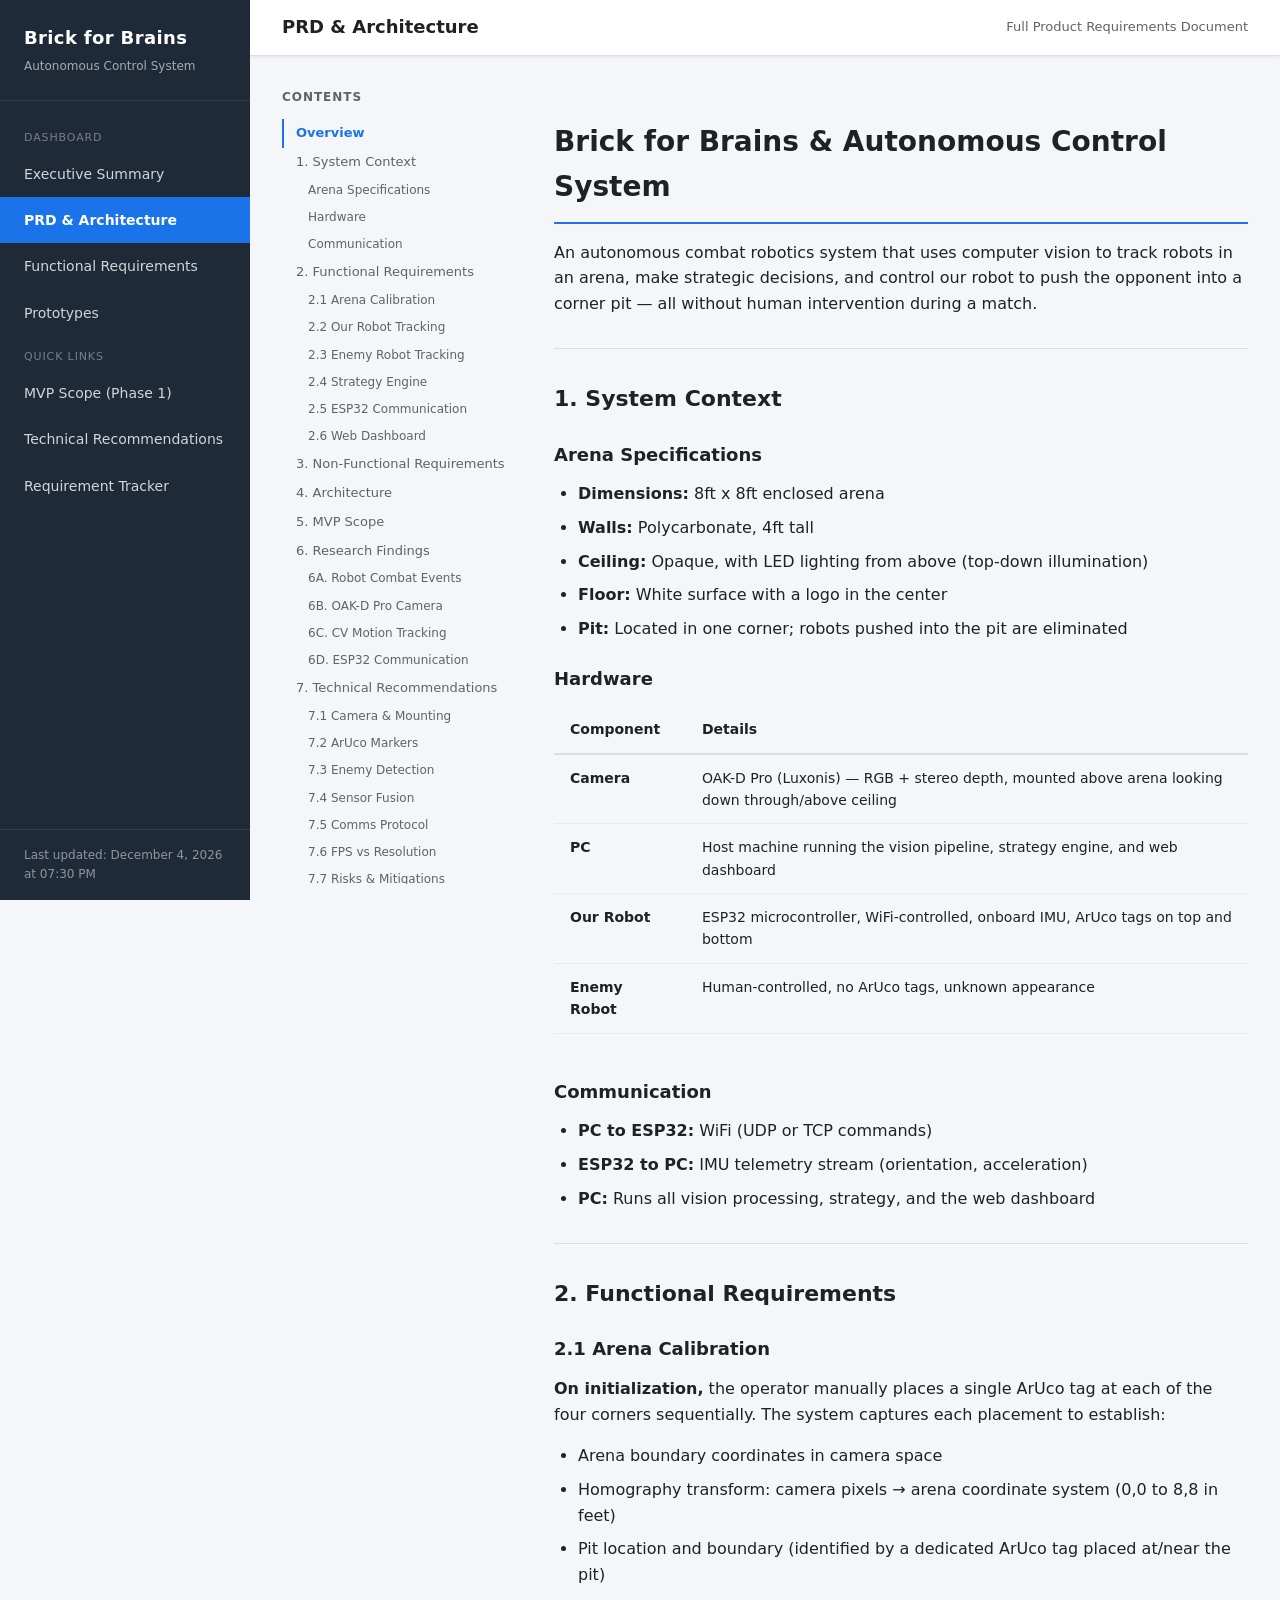
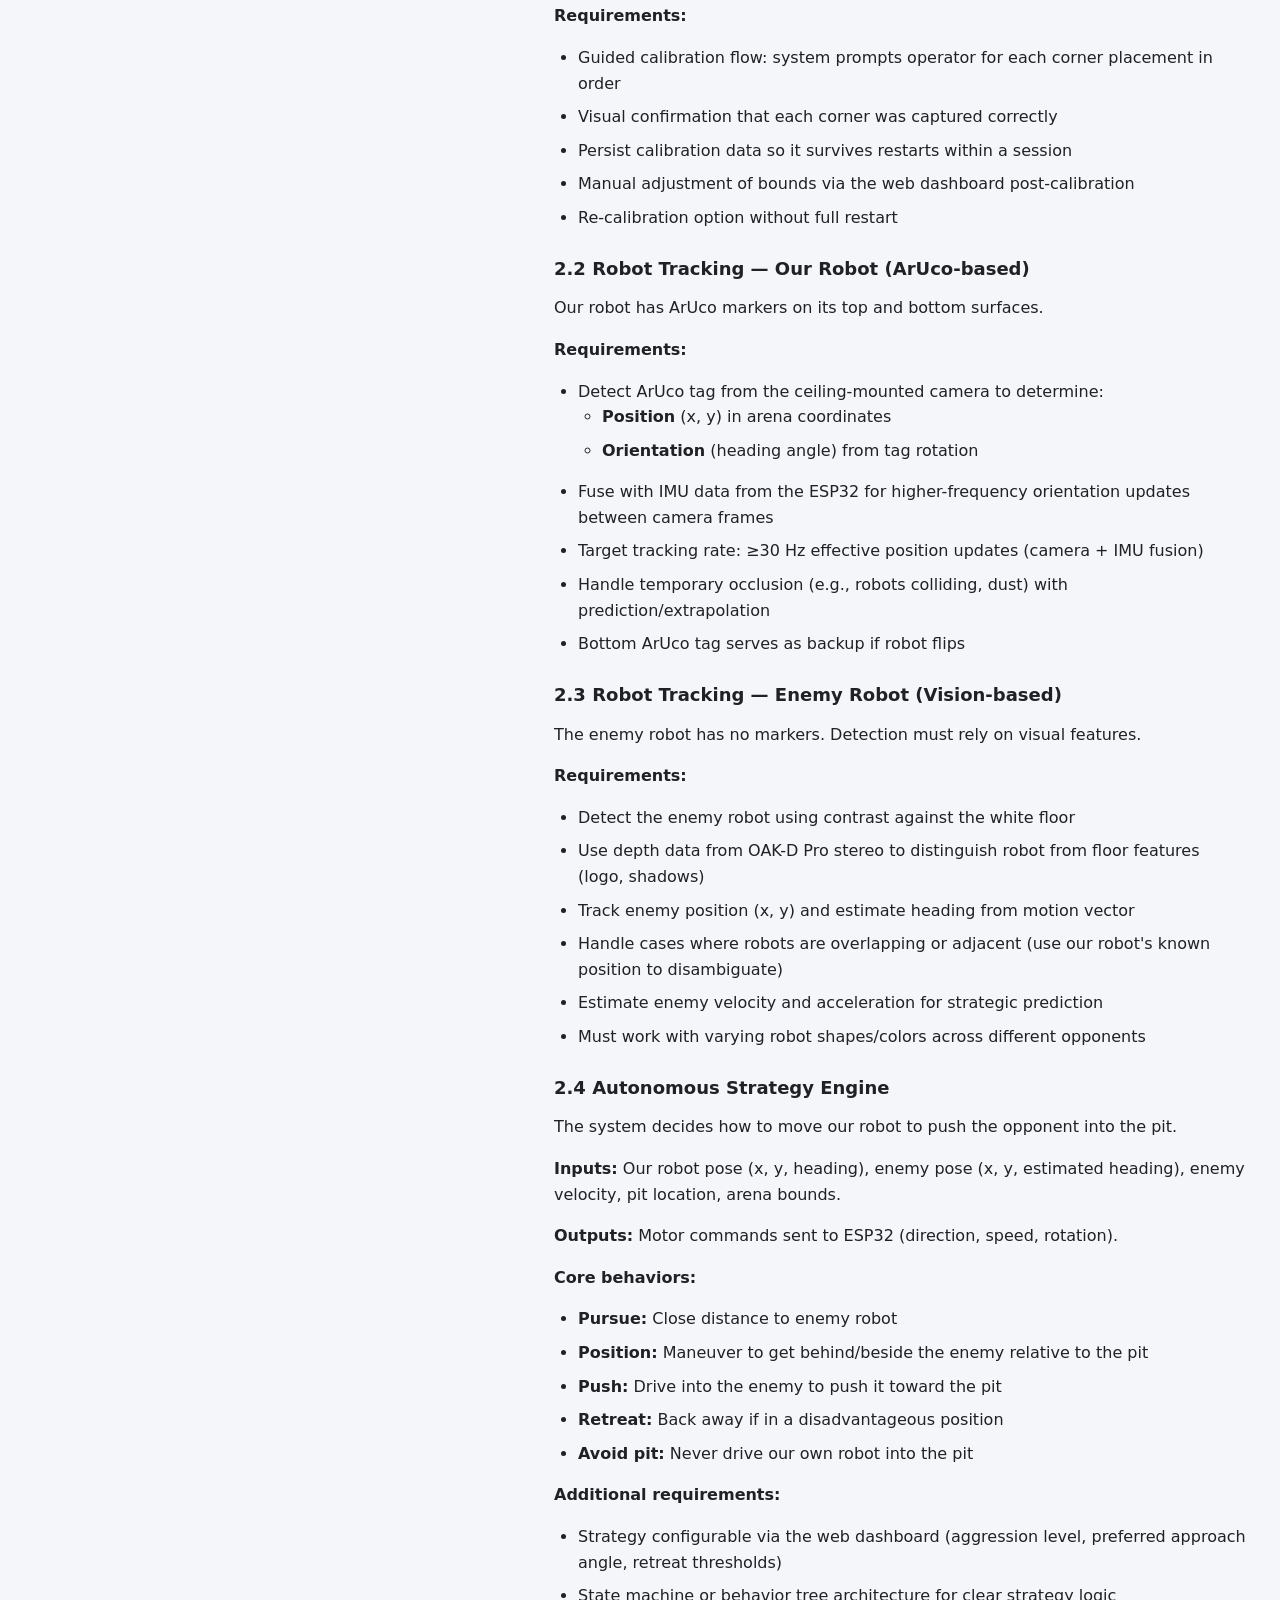
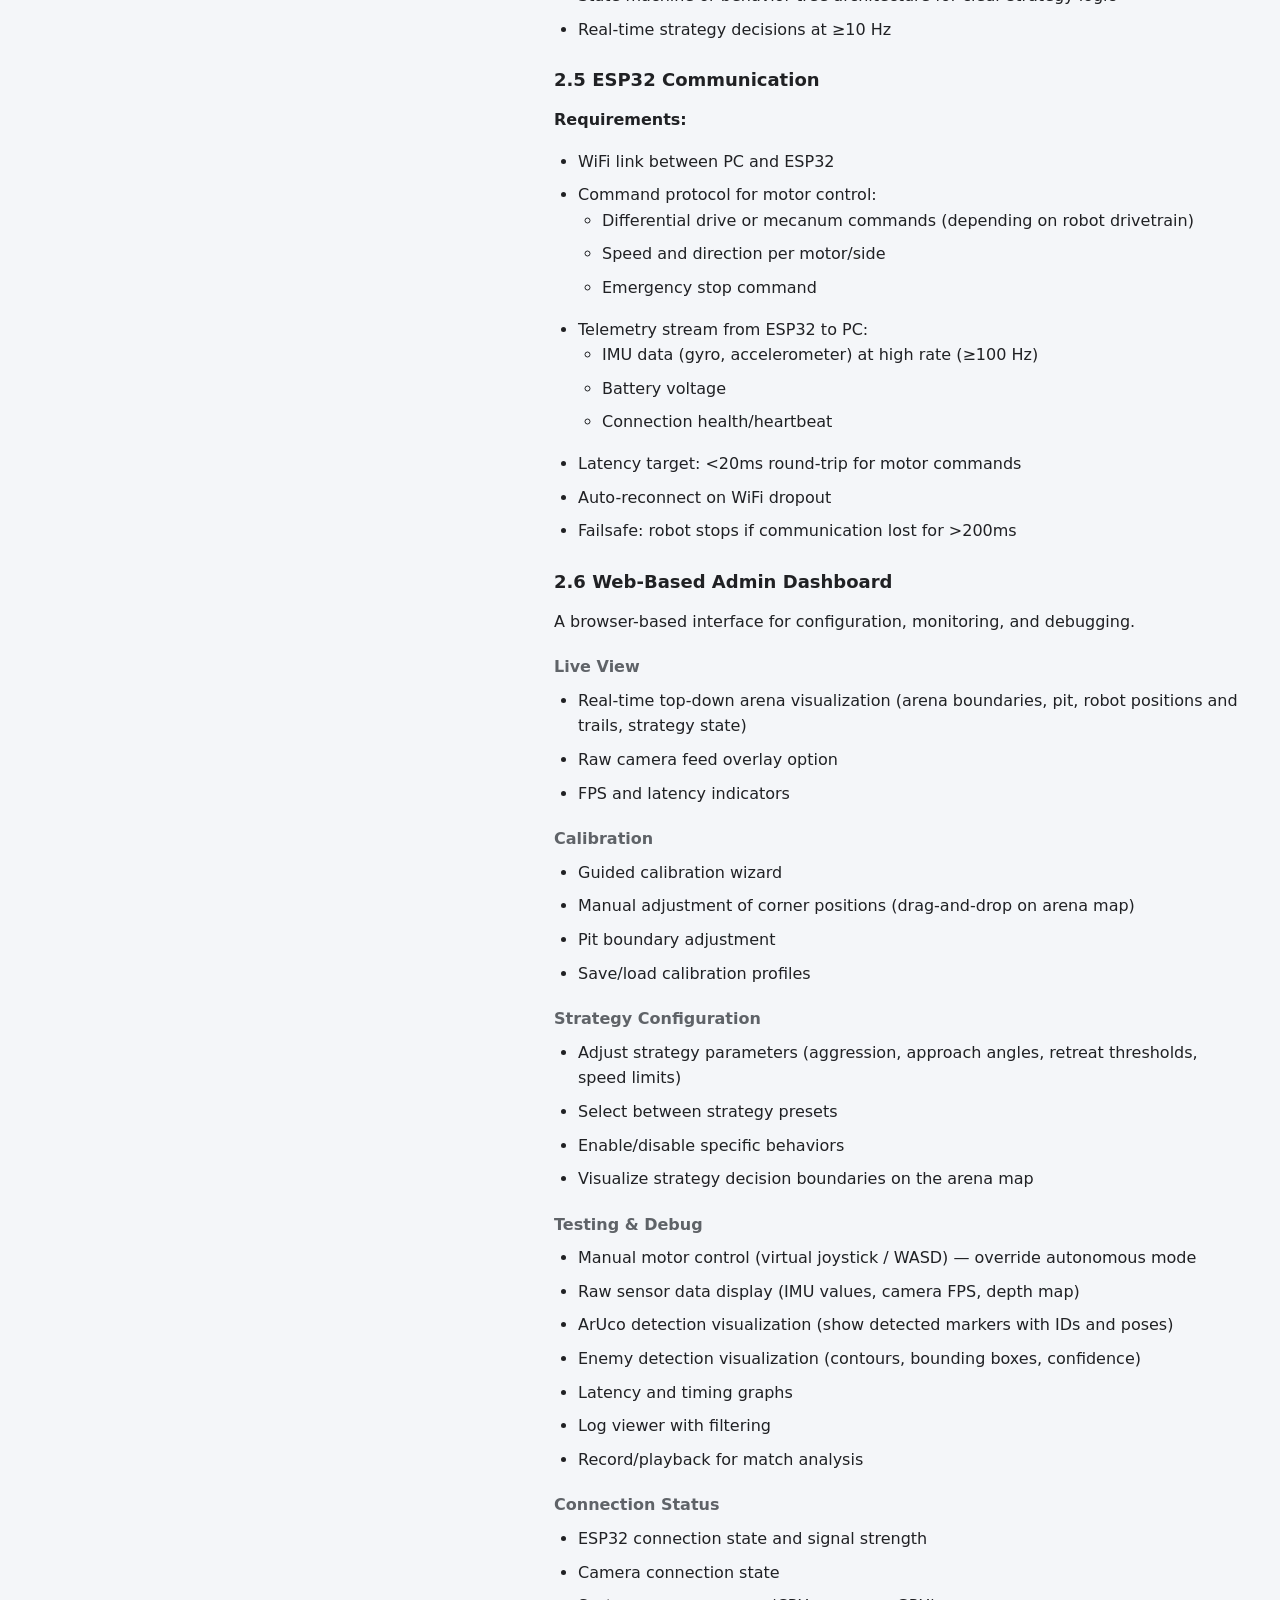
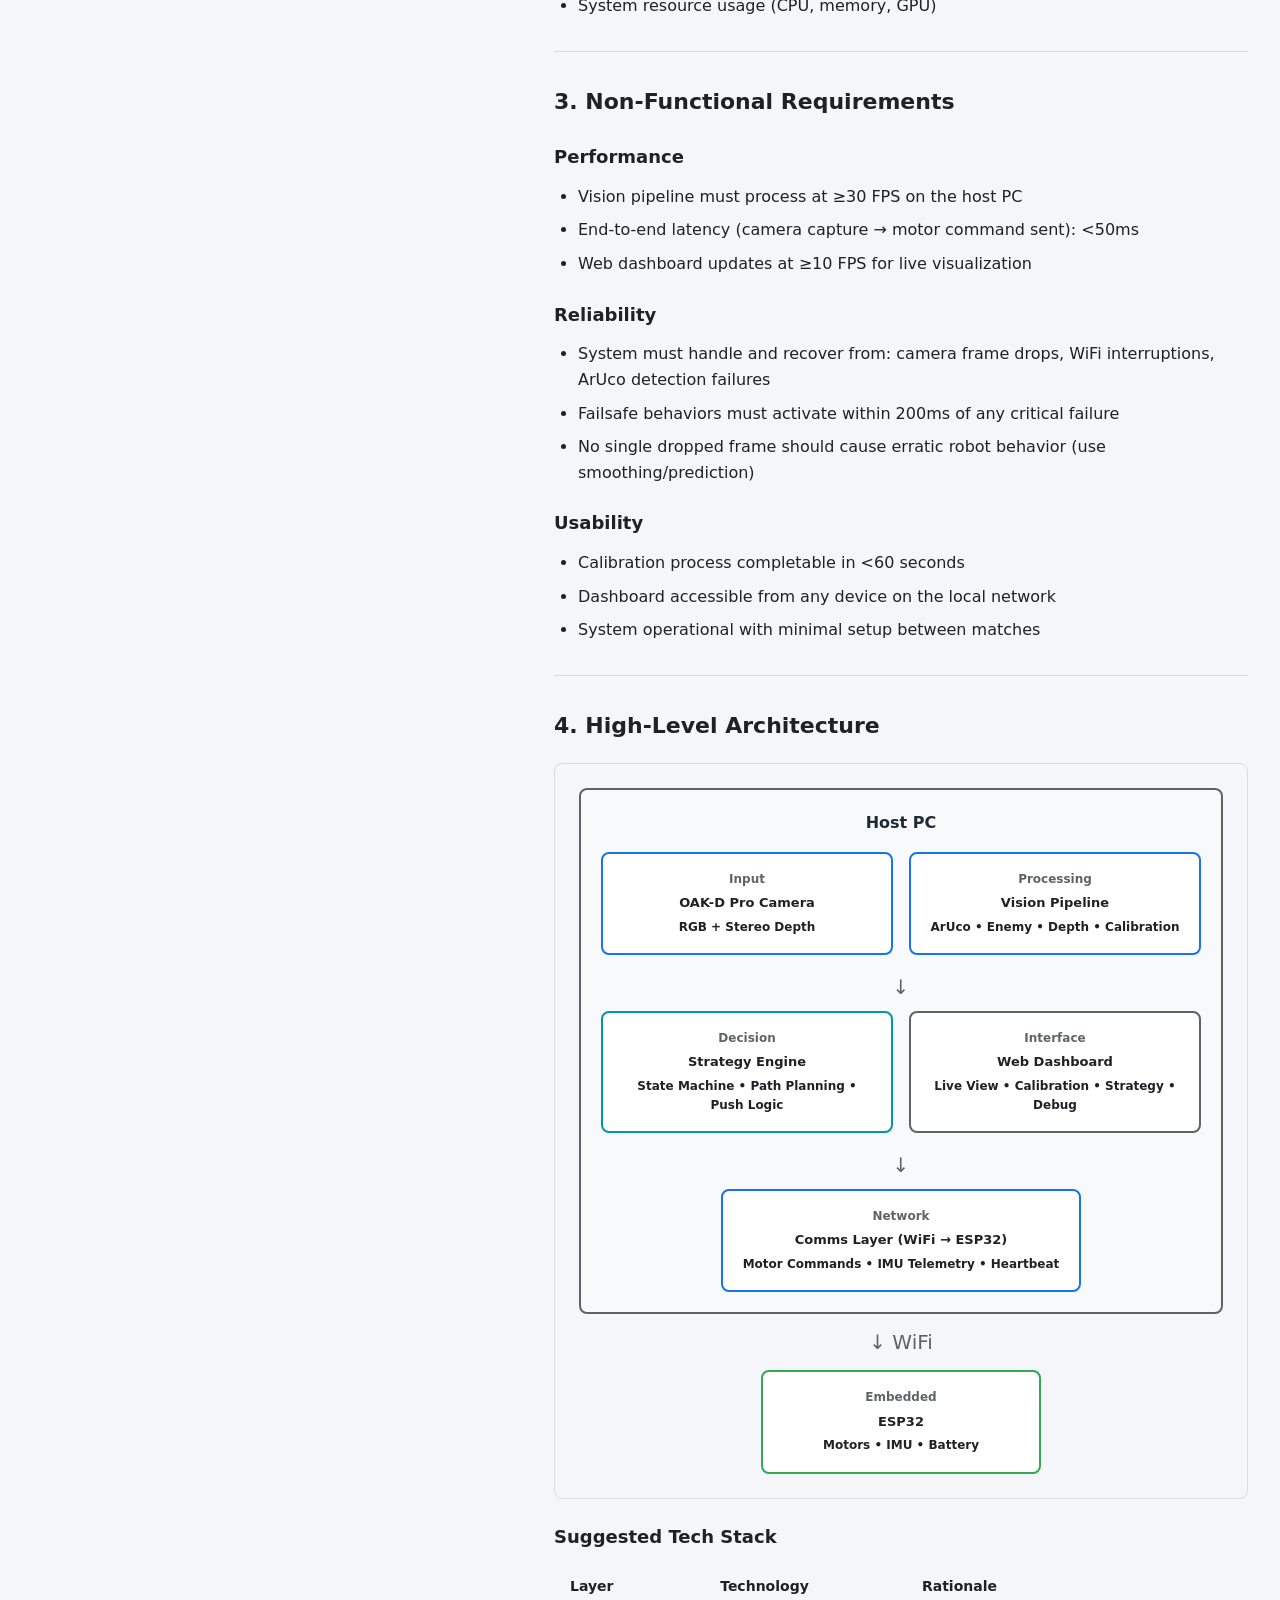
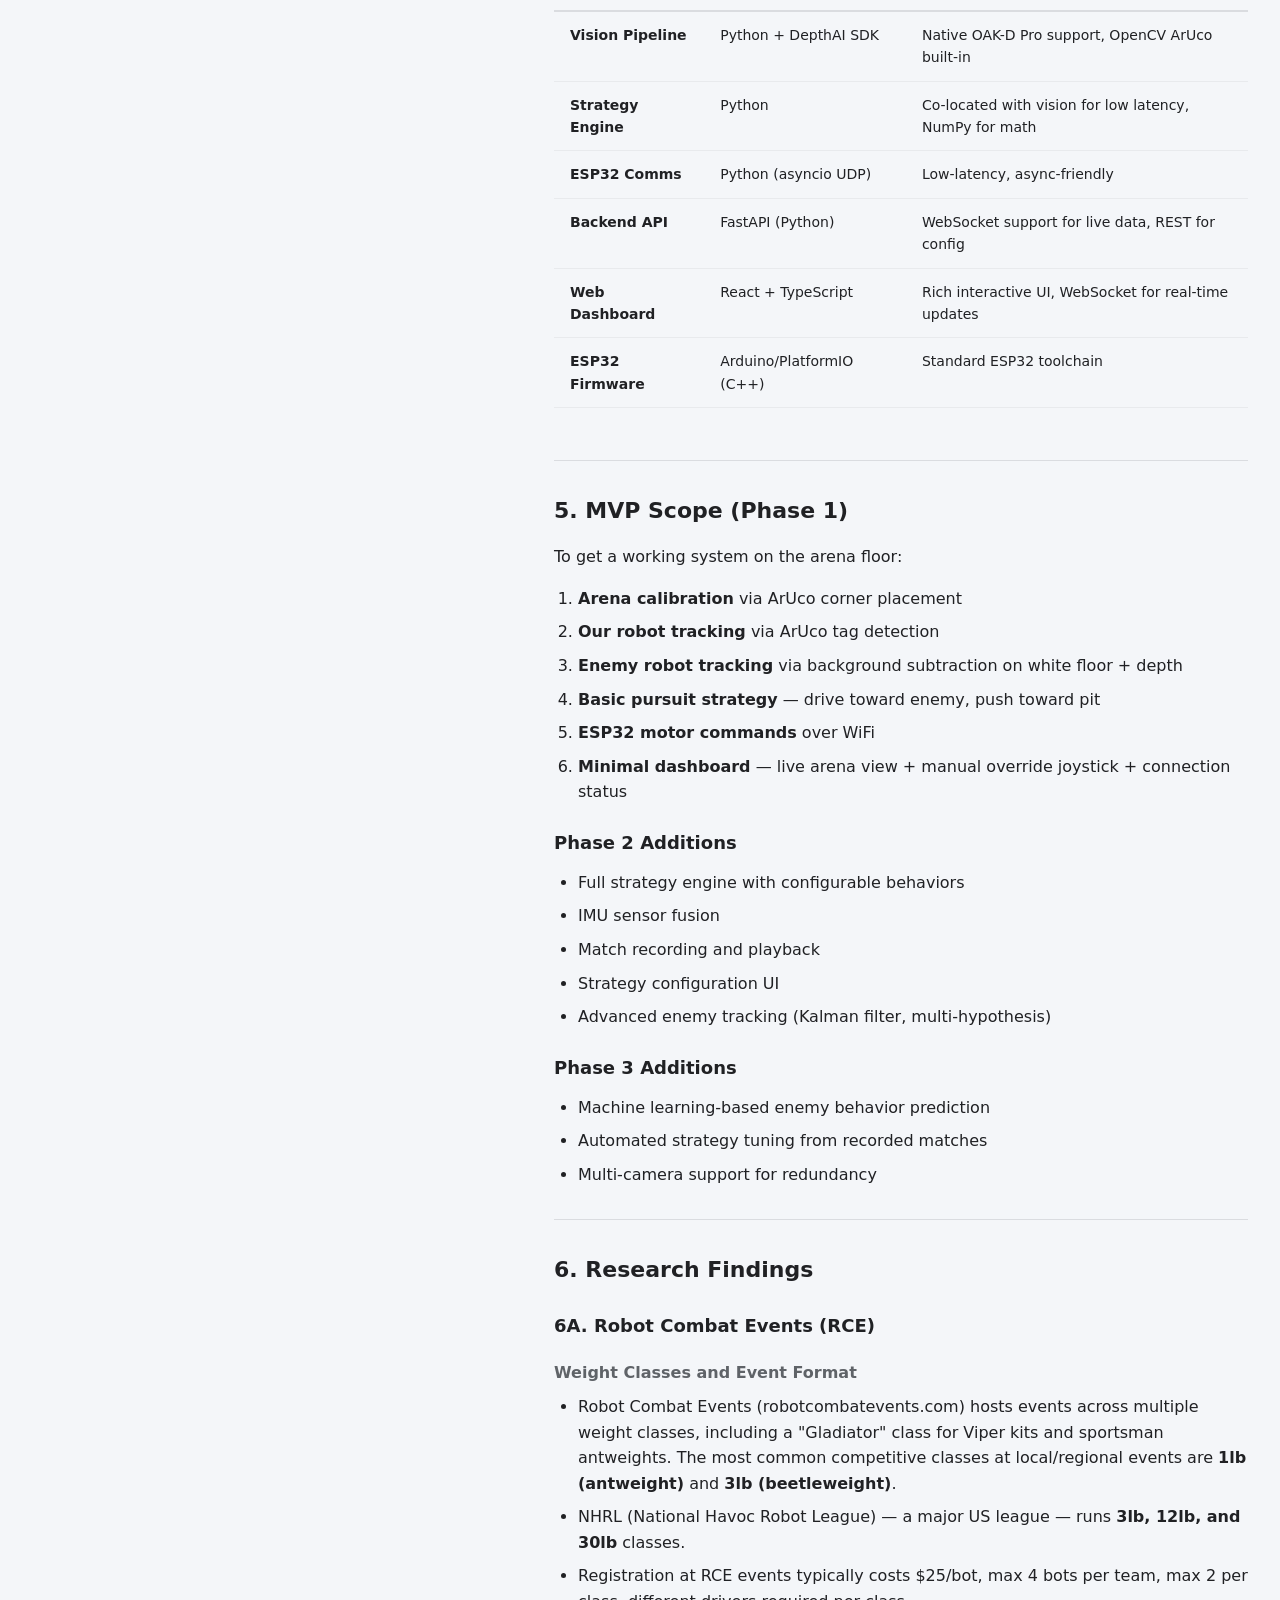
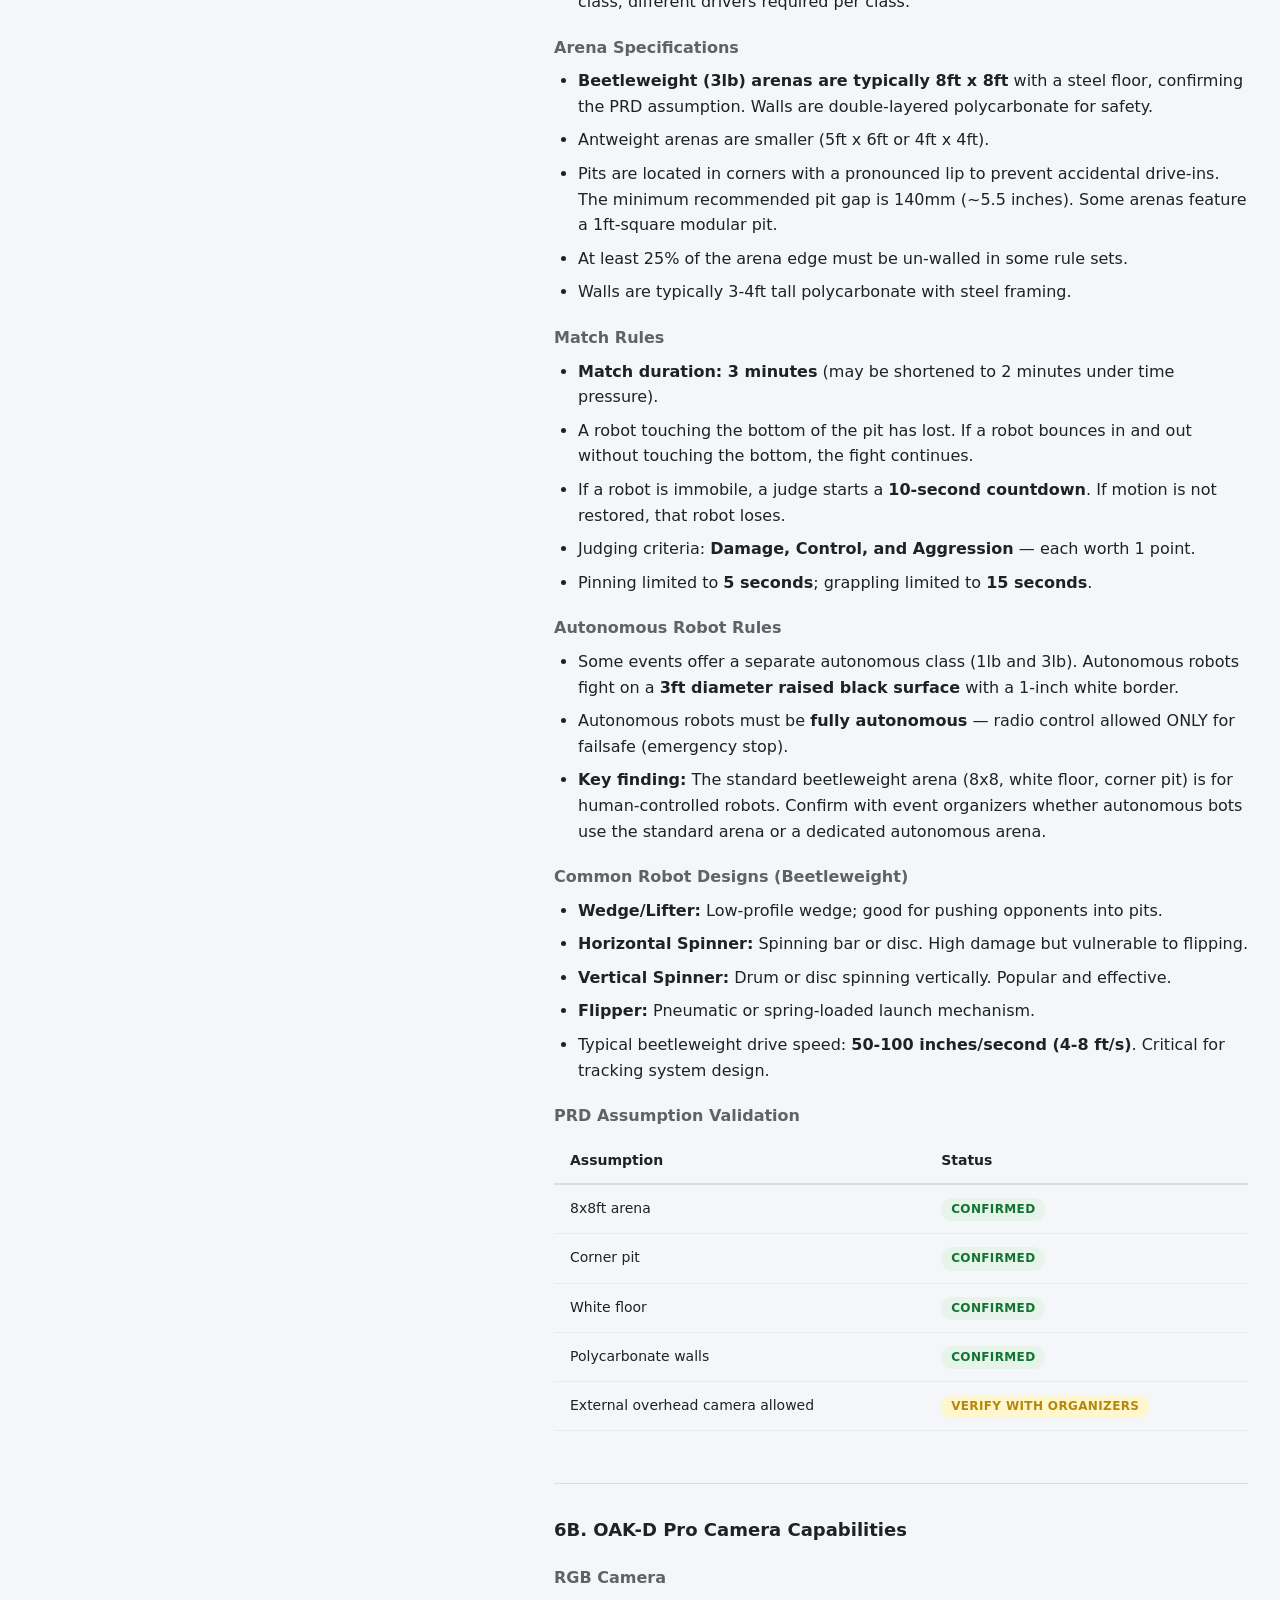
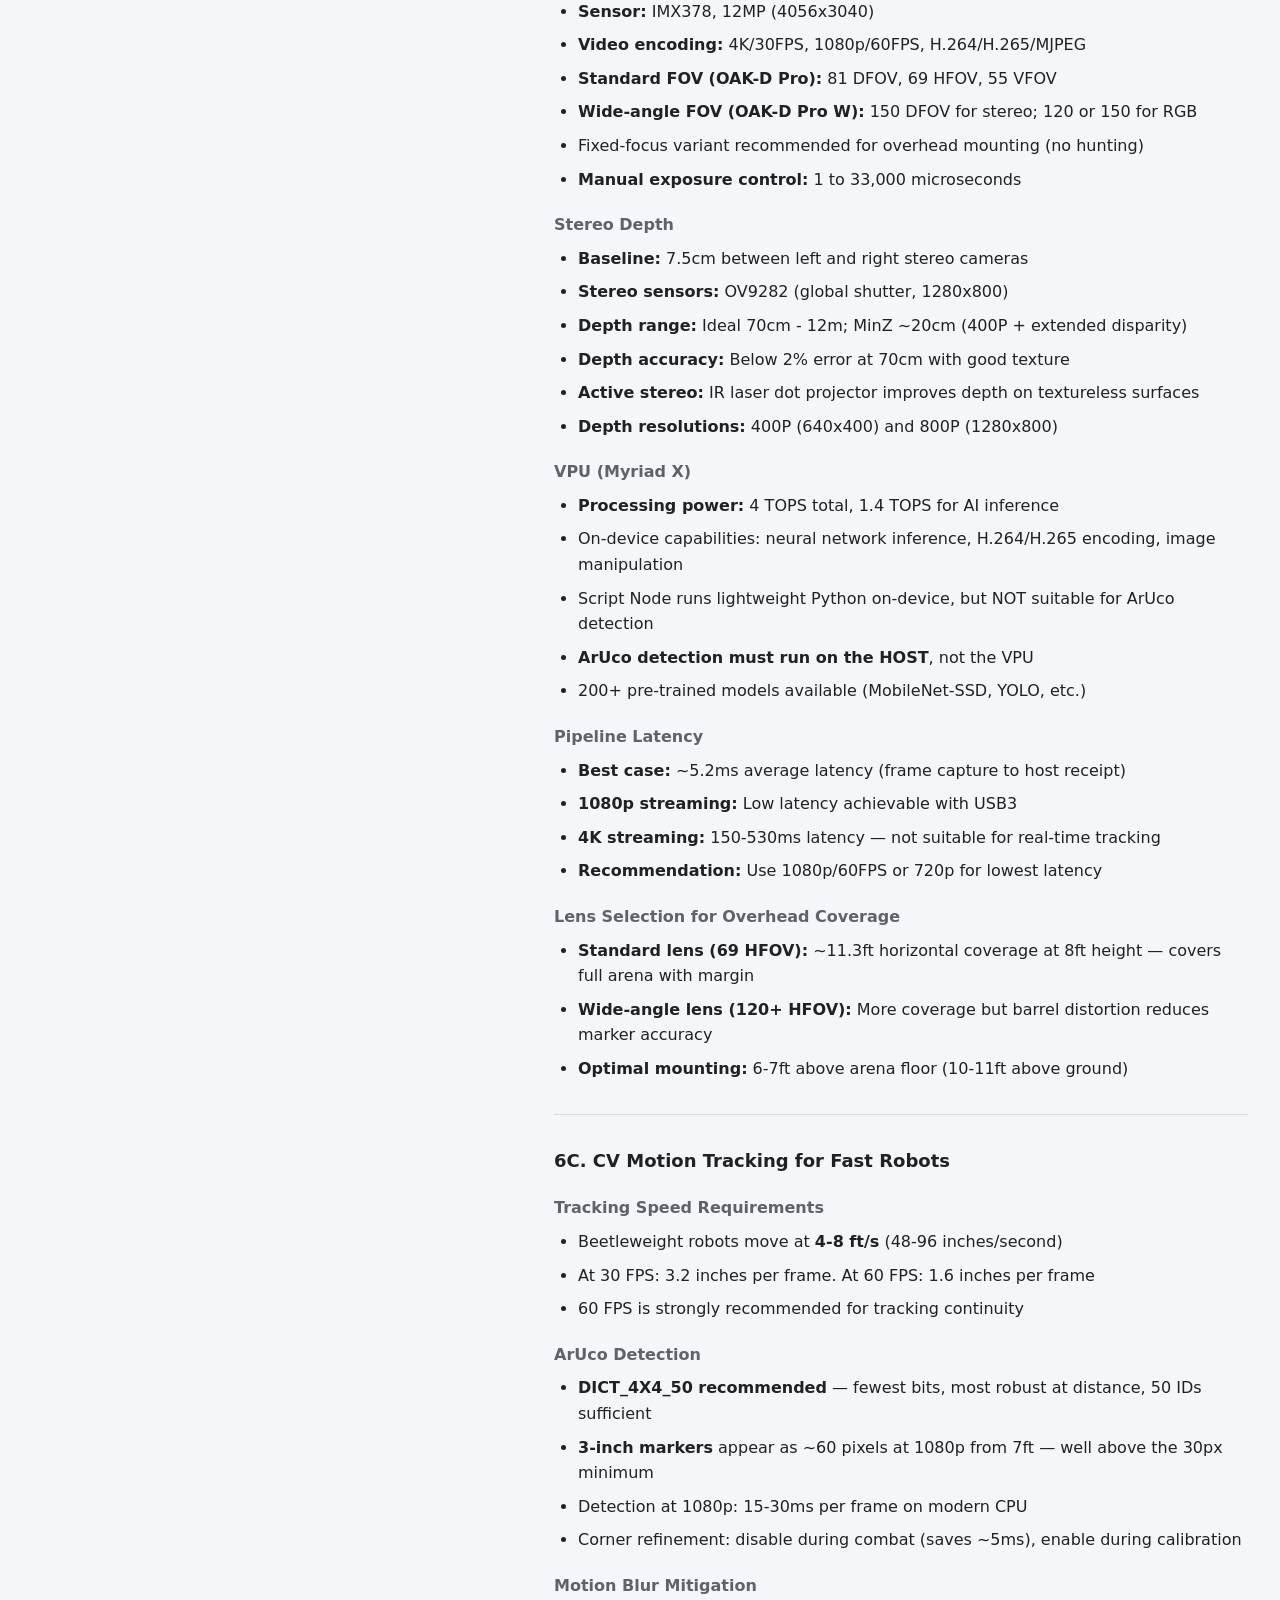
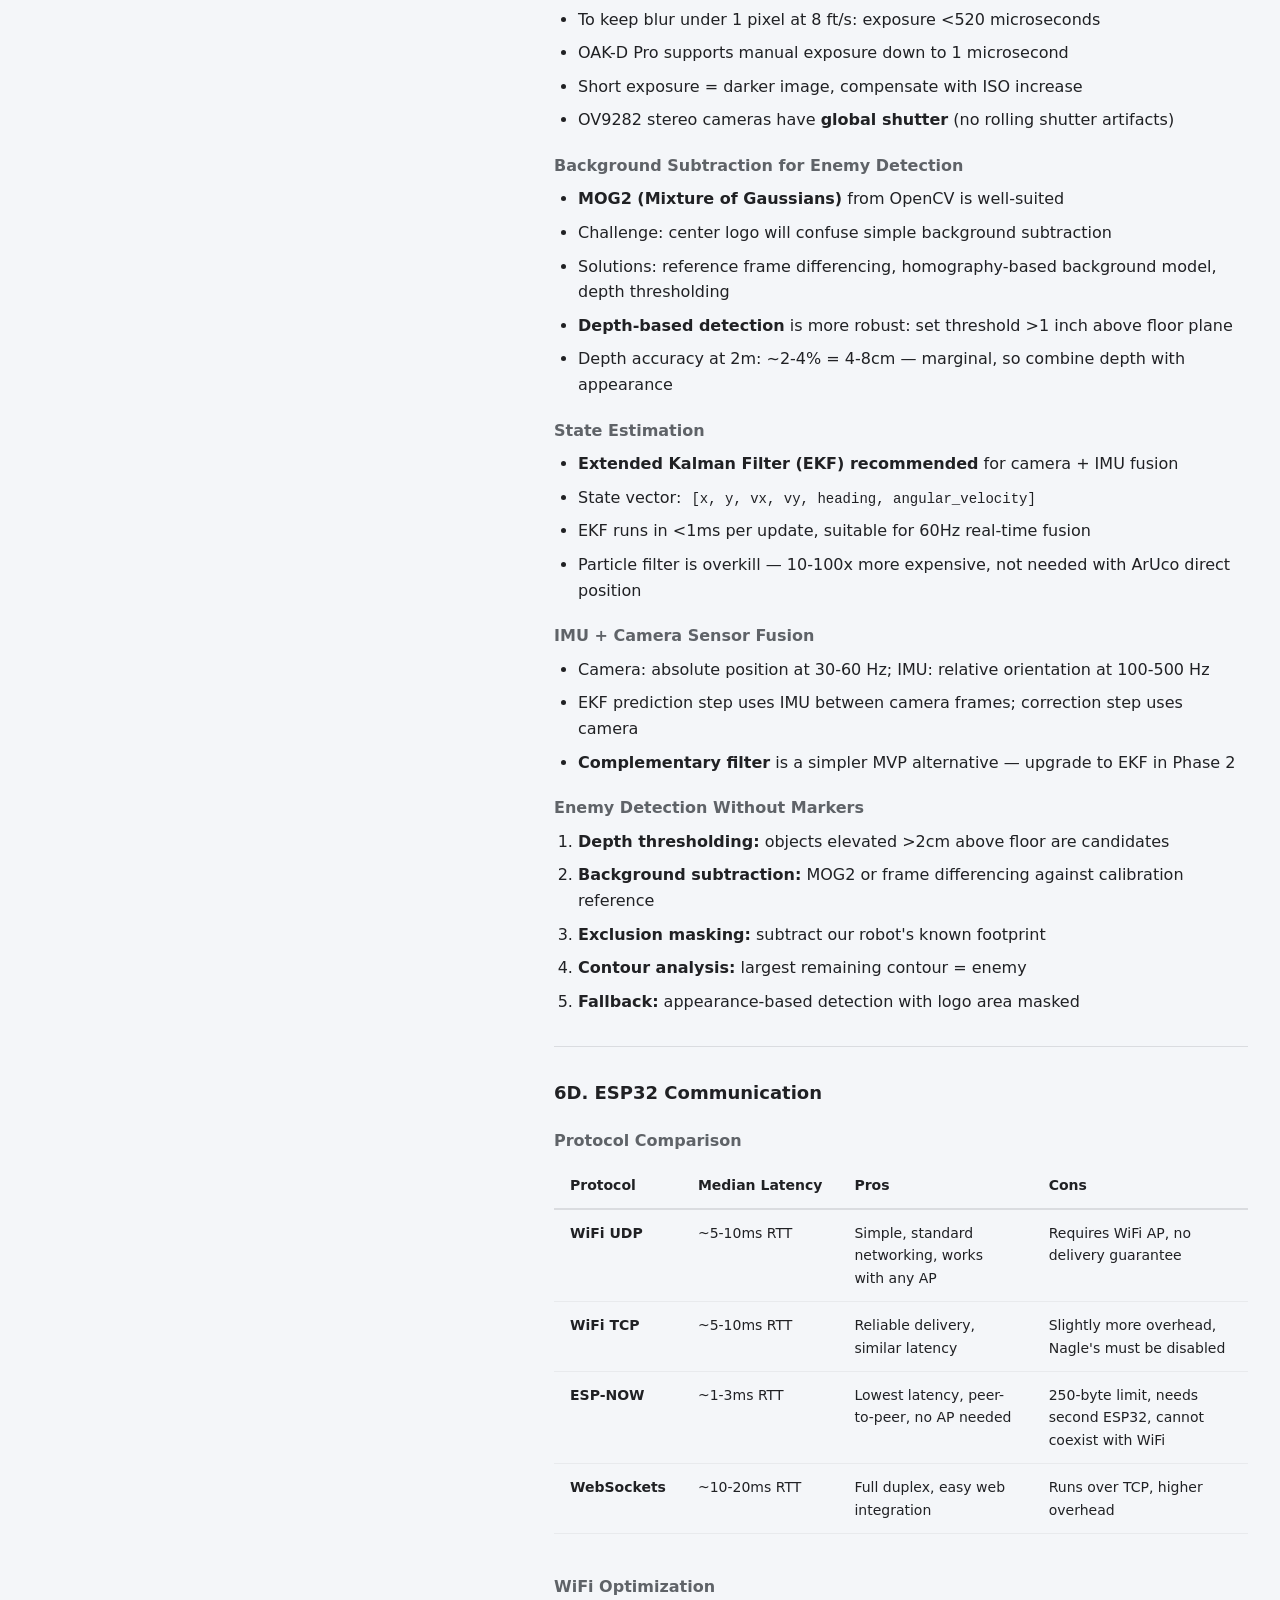
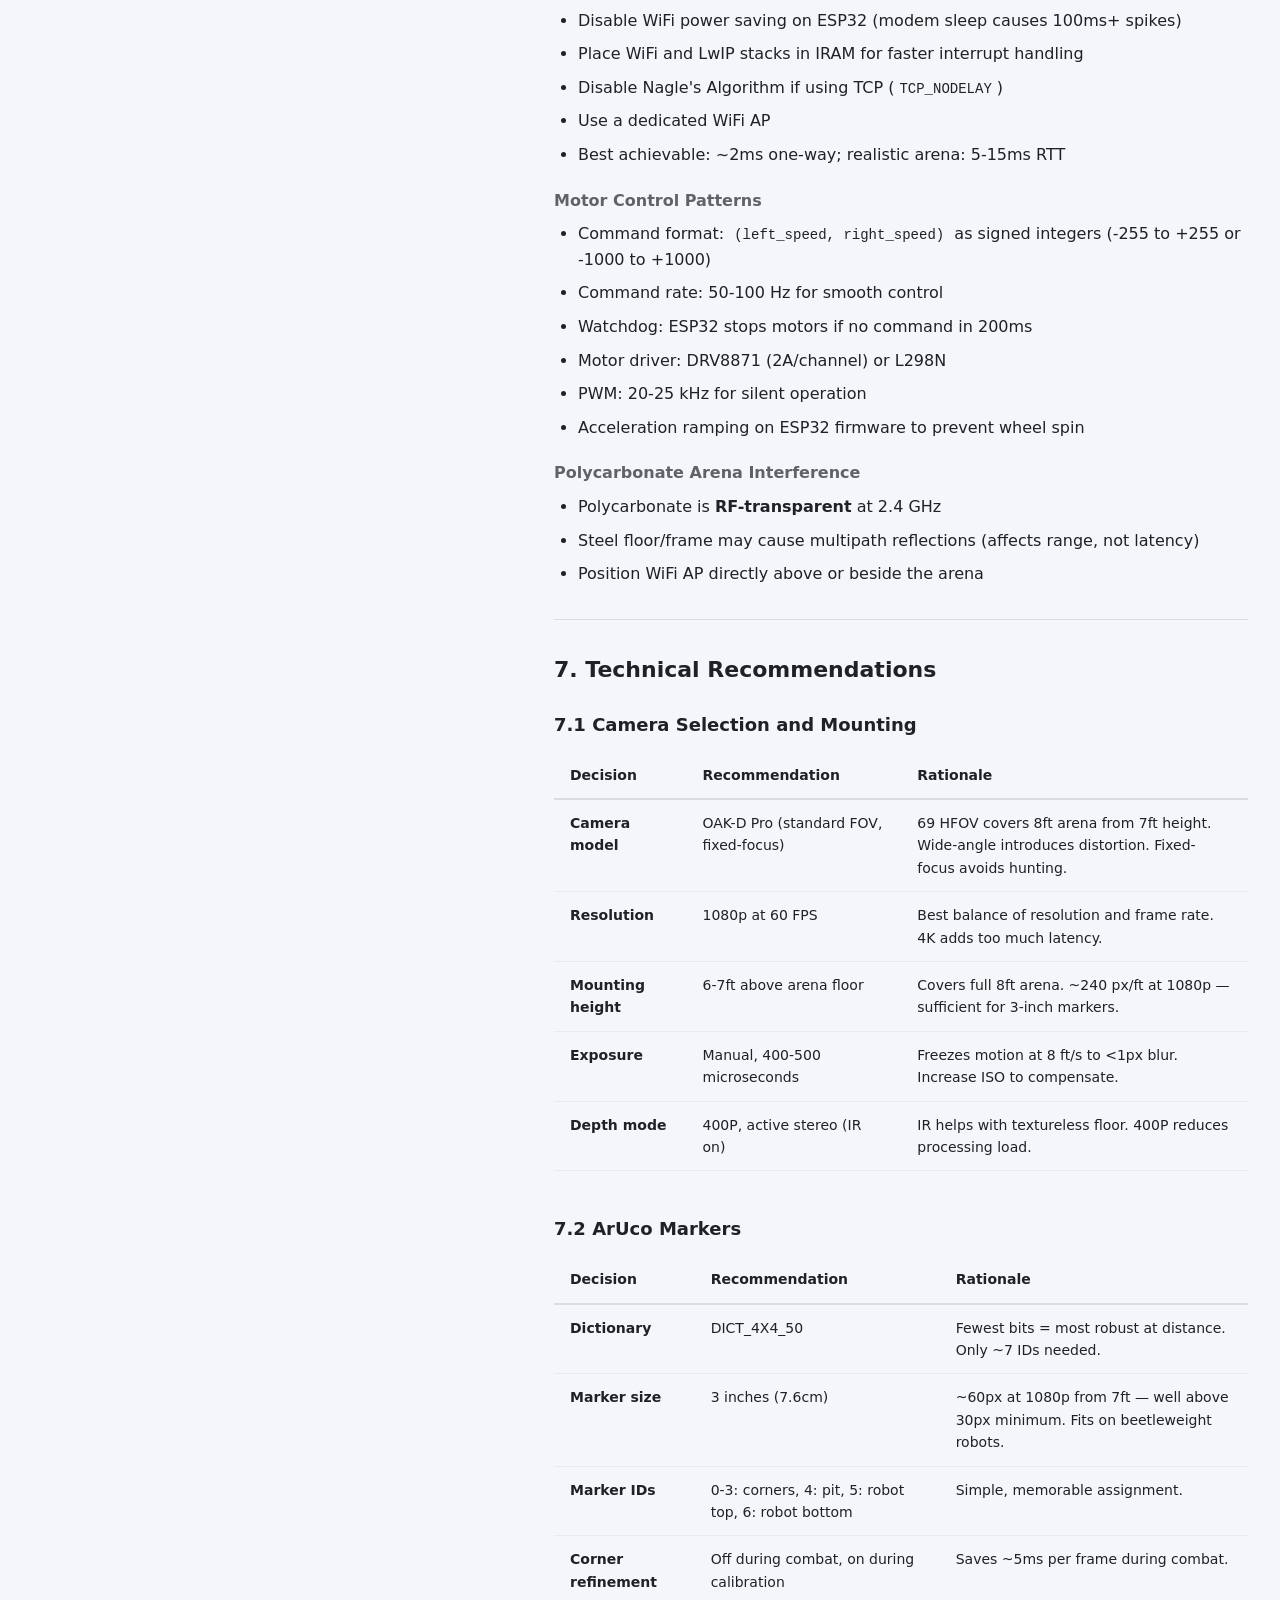
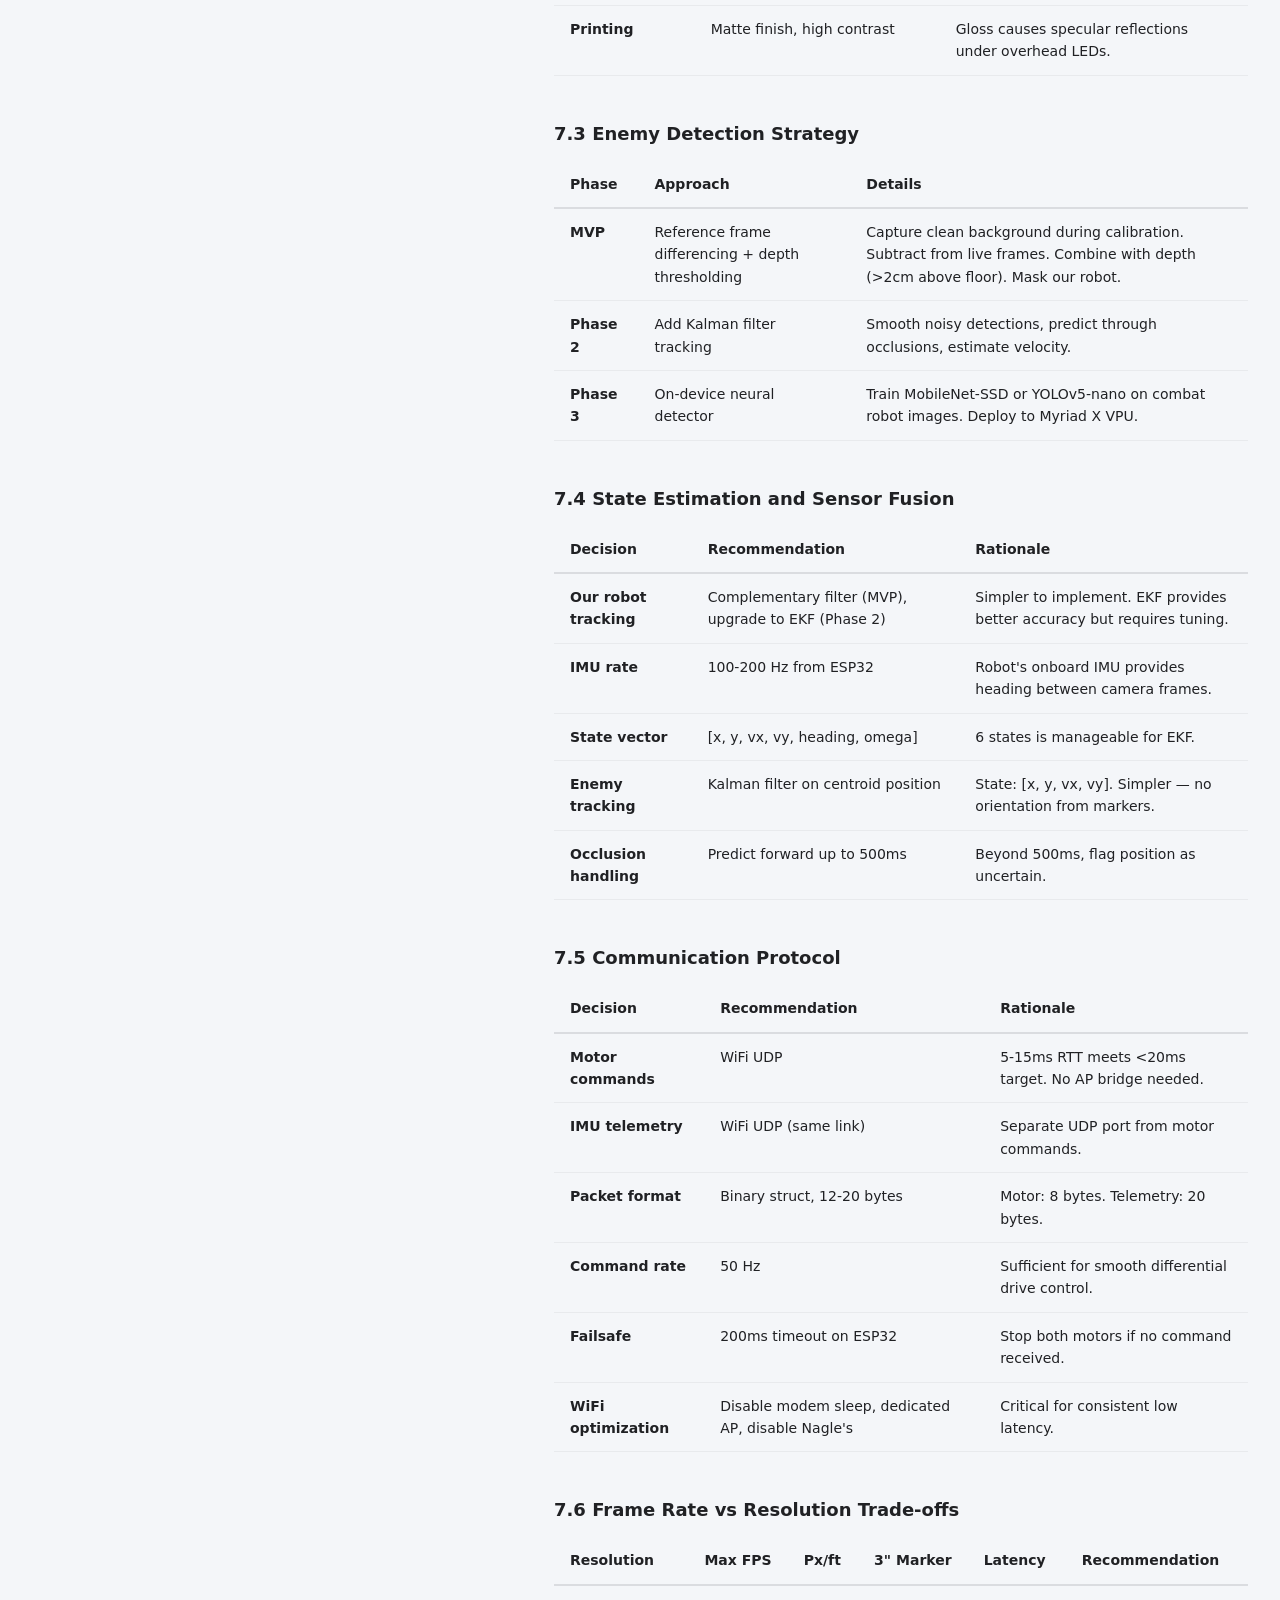
<file: dashboard/prd.html>
<!DOCTYPE html>
<html lang="en">
<head>
  <meta charset="UTF-8">
  <meta name="viewport" content="width=device-width, initial-scale=1.0">
  <title>PRD &amp; Architecture — Brick for Brains</title>
  <link rel="stylesheet" href="css/styles.css">
</head>
<body>

<!-- Sidebar -->
<aside class="sidebar">
  <div class="sidebar__brand">
    <h1>Brick for Brains</h1>
    <div class="subtitle">Autonomous Control System</div>
  </div>
  <nav class="sidebar__nav">
    <div class="nav-section">Dashboard</div>
    <a href="index.html">Executive Summary</a>
    <a href="prd.html" class="active">PRD &amp; Architecture</a>
    <a href="frd.html">Functional Requirements</a>
    <a href="prototypes.html">Prototypes</a>
    <div class="nav-section">Quick Links</div>
    <a href="#section-5">MVP Scope (Phase 1)</a>
    <a href="#section-7">Technical Recommendations</a>
    <a href="frd.html">Requirement Tracker</a>
  </nav>
  <div class="sidebar__footer">
    Last updated: <span id="last-updated">--</span>
  </div>
</aside>

<!-- Mobile overlay -->
<div class="sidebar-overlay"></div>

<!-- Main content -->
<div class="main">

  <!-- Top bar -->
  <header class="topbar">
    <button class="hamburger" aria-label="Toggle navigation">&#9776;</button>
    <div class="topbar__title">PRD &amp; Architecture</div>
    <div class="topbar__meta">Full Product Requirements Document</div>
  </header>

  <!-- Content -->
  <div class="content">
    <div class="prd-layout">

      <!-- Table of Contents -->
      <nav class="toc">
        <div class="toc__title">Contents</div>
        <a href="#section-overview">Overview</a>
        <a href="#section-1">1. System Context</a>
        <a href="#section-1-arena" class="toc--indent">Arena Specifications</a>
        <a href="#section-1-hardware" class="toc--indent">Hardware</a>
        <a href="#section-1-comms" class="toc--indent">Communication</a>
        <a href="#section-2">2. Functional Requirements</a>
        <a href="#section-2-1" class="toc--indent">2.1 Arena Calibration</a>
        <a href="#section-2-2" class="toc--indent">2.2 Our Robot Tracking</a>
        <a href="#section-2-3" class="toc--indent">2.3 Enemy Robot Tracking</a>
        <a href="#section-2-4" class="toc--indent">2.4 Strategy Engine</a>
        <a href="#section-2-5" class="toc--indent">2.5 ESP32 Communication</a>
        <a href="#section-2-6" class="toc--indent">2.6 Web Dashboard</a>
        <a href="#section-3">3. Non-Functional Requirements</a>
        <a href="#section-4">4. Architecture</a>
        <a href="#section-5">5. MVP Scope</a>
        <a href="#section-6">6. Research Findings</a>
        <a href="#section-6a" class="toc--indent">6A. Robot Combat Events</a>
        <a href="#section-6b" class="toc--indent">6B. OAK-D Pro Camera</a>
        <a href="#section-6c" class="toc--indent">6C. CV Motion Tracking</a>
        <a href="#section-6d" class="toc--indent">6D. ESP32 Communication</a>
        <a href="#section-7">7. Technical Recommendations</a>
        <a href="#section-7-1" class="toc--indent">7.1 Camera &amp; Mounting</a>
        <a href="#section-7-2" class="toc--indent">7.2 ArUco Markers</a>
        <a href="#section-7-3" class="toc--indent">7.3 Enemy Detection</a>
        <a href="#section-7-4" class="toc--indent">7.4 Sensor Fusion</a>
        <a href="#section-7-5" class="toc--indent">7.5 Comms Protocol</a>
        <a href="#section-7-6" class="toc--indent">7.6 FPS vs Resolution</a>
        <a href="#section-7-7" class="toc--indent">7.7 Risks &amp; Mitigations</a>
      </nav>

      <!-- PRD Content -->
      <div class="prd-content">

        <!-- ========== OVERVIEW ========== -->
        <h1 id="section-overview">Brick for Brains &amp; Autonomous Control System</h1>
        <p>An autonomous combat robotics system that uses computer vision to track robots in an arena, make strategic decisions, and control our robot to push the opponent into a corner pit &mdash; all without human intervention during a match.</p>

        <hr>

        <!-- ========== 1. SYSTEM CONTEXT ========== -->
        <h2 id="section-1">1. System Context</h2>

        <h3 id="section-1-arena">Arena Specifications</h3>
        <ul>
          <li><strong>Dimensions:</strong> 8ft x 8ft enclosed arena</li>
          <li><strong>Walls:</strong> Polycarbonate, 4ft tall</li>
          <li><strong>Ceiling:</strong> Opaque, with LED lighting from above (top-down illumination)</li>
          <li><strong>Floor:</strong> White surface with a logo in the center</li>
          <li><strong>Pit:</strong> Located in one corner; robots pushed into the pit are eliminated</li>
        </ul>

        <h3 id="section-1-hardware">Hardware</h3>
        <div class="table-wrapper">
          <table>
            <thead><tr><th>Component</th><th>Details</th></tr></thead>
            <tbody>
              <tr><td><strong>Camera</strong></td><td>OAK-D Pro (Luxonis) &mdash; RGB + stereo depth, mounted above arena looking down through/above ceiling</td></tr>
              <tr><td><strong>PC</strong></td><td>Host machine running the vision pipeline, strategy engine, and web dashboard</td></tr>
              <tr><td><strong>Our Robot</strong></td><td>ESP32 microcontroller, WiFi-controlled, onboard IMU, ArUco tags on top and bottom</td></tr>
              <tr><td><strong>Enemy Robot</strong></td><td>Human-controlled, no ArUco tags, unknown appearance</td></tr>
            </tbody>
          </table>
        </div>

        <h3 id="section-1-comms">Communication</h3>
        <ul>
          <li><strong>PC to ESP32:</strong> WiFi (UDP or TCP commands)</li>
          <li><strong>ESP32 to PC:</strong> IMU telemetry stream (orientation, acceleration)</li>
          <li><strong>PC:</strong> Runs all vision processing, strategy, and the web dashboard</li>
        </ul>

        <hr>

        <!-- ========== 2. FUNCTIONAL REQUIREMENTS ========== -->
        <h2 id="section-2">2. Functional Requirements</h2>

        <h3 id="section-2-1">2.1 Arena Calibration</h3>
        <p><strong>On initialization,</strong> the operator manually places a single ArUco tag at each of the four corners sequentially. The system captures each placement to establish:</p>
        <ul>
          <li>Arena boundary coordinates in camera space</li>
          <li>Homography transform: camera pixels &rarr; arena coordinate system (0,0 to 8,8 in feet)</li>
          <li>Pit location and boundary (identified by a dedicated ArUco tag placed at/near the pit)</li>
        </ul>
        <p><strong>Requirements:</strong></p>
        <ul>
          <li>Guided calibration flow: system prompts operator for each corner placement in order</li>
          <li>Visual confirmation that each corner was captured correctly</li>
          <li>Persist calibration data so it survives restarts within a session</li>
          <li>Manual adjustment of bounds via the web dashboard post-calibration</li>
          <li>Re-calibration option without full restart</li>
        </ul>

        <h3 id="section-2-2">2.2 Robot Tracking &mdash; Our Robot (ArUco-based)</h3>
        <p>Our robot has ArUco markers on its top and bottom surfaces.</p>
        <p><strong>Requirements:</strong></p>
        <ul>
          <li>Detect ArUco tag from the ceiling-mounted camera to determine:
            <ul>
              <li><strong>Position</strong> (x, y) in arena coordinates</li>
              <li><strong>Orientation</strong> (heading angle) from tag rotation</li>
            </ul>
          </li>
          <li>Fuse with IMU data from the ESP32 for higher-frequency orientation updates between camera frames</li>
          <li>Target tracking rate: &ge;30 Hz effective position updates (camera + IMU fusion)</li>
          <li>Handle temporary occlusion (e.g., robots colliding, dust) with prediction/extrapolation</li>
          <li>Bottom ArUco tag serves as backup if robot flips</li>
        </ul>

        <h3 id="section-2-3">2.3 Robot Tracking &mdash; Enemy Robot (Vision-based)</h3>
        <p>The enemy robot has no markers. Detection must rely on visual features.</p>
        <p><strong>Requirements:</strong></p>
        <ul>
          <li>Detect the enemy robot using contrast against the white floor</li>
          <li>Use depth data from OAK-D Pro stereo to distinguish robot from floor features (logo, shadows)</li>
          <li>Track enemy position (x, y) and estimate heading from motion vector</li>
          <li>Handle cases where robots are overlapping or adjacent (use our robot's known position to disambiguate)</li>
          <li>Estimate enemy velocity and acceleration for strategic prediction</li>
          <li>Must work with varying robot shapes/colors across different opponents</li>
        </ul>

        <h3 id="section-2-4">2.4 Autonomous Strategy Engine</h3>
        <p>The system decides how to move our robot to push the opponent into the pit.</p>
        <p><strong>Inputs:</strong> Our robot pose (x, y, heading), enemy pose (x, y, estimated heading), enemy velocity, pit location, arena bounds.</p>
        <p><strong>Outputs:</strong> Motor commands sent to ESP32 (direction, speed, rotation).</p>
        <p><strong>Core behaviors:</strong></p>
        <ul>
          <li><strong>Pursue:</strong> Close distance to enemy robot</li>
          <li><strong>Position:</strong> Maneuver to get behind/beside the enemy relative to the pit</li>
          <li><strong>Push:</strong> Drive into the enemy to push it toward the pit</li>
          <li><strong>Retreat:</strong> Back away if in a disadvantageous position</li>
          <li><strong>Avoid pit:</strong> Never drive our own robot into the pit</li>
        </ul>
        <p><strong>Additional requirements:</strong></p>
        <ul>
          <li>Strategy configurable via the web dashboard (aggression level, preferred approach angle, retreat thresholds)</li>
          <li>State machine or behavior tree architecture for clear strategy logic</li>
          <li>Real-time strategy decisions at &ge;10 Hz</li>
        </ul>

        <h3 id="section-2-5">2.5 ESP32 Communication</h3>
        <p><strong>Requirements:</strong></p>
        <ul>
          <li>WiFi link between PC and ESP32</li>
          <li>Command protocol for motor control:
            <ul>
              <li>Differential drive or mecanum commands (depending on robot drivetrain)</li>
              <li>Speed and direction per motor/side</li>
              <li>Emergency stop command</li>
            </ul>
          </li>
          <li>Telemetry stream from ESP32 to PC:
            <ul>
              <li>IMU data (gyro, accelerometer) at high rate (&ge;100 Hz)</li>
              <li>Battery voltage</li>
              <li>Connection health/heartbeat</li>
            </ul>
          </li>
          <li>Latency target: &lt;20ms round-trip for motor commands</li>
          <li>Auto-reconnect on WiFi dropout</li>
          <li>Failsafe: robot stops if communication lost for &gt;200ms</li>
        </ul>

        <h3 id="section-2-6">2.6 Web-Based Admin Dashboard</h3>
        <p>A browser-based interface for configuration, monitoring, and debugging.</p>

        <h4>Live View</h4>
        <ul>
          <li>Real-time top-down arena visualization (arena boundaries, pit, robot positions and trails, strategy state)</li>
          <li>Raw camera feed overlay option</li>
          <li>FPS and latency indicators</li>
        </ul>

        <h4>Calibration</h4>
        <ul>
          <li>Guided calibration wizard</li>
          <li>Manual adjustment of corner positions (drag-and-drop on arena map)</li>
          <li>Pit boundary adjustment</li>
          <li>Save/load calibration profiles</li>
        </ul>

        <h4>Strategy Configuration</h4>
        <ul>
          <li>Adjust strategy parameters (aggression, approach angles, retreat thresholds, speed limits)</li>
          <li>Select between strategy presets</li>
          <li>Enable/disable specific behaviors</li>
          <li>Visualize strategy decision boundaries on the arena map</li>
        </ul>

        <h4>Testing &amp; Debug</h4>
        <ul>
          <li>Manual motor control (virtual joystick / WASD) &mdash; override autonomous mode</li>
          <li>Raw sensor data display (IMU values, camera FPS, depth map)</li>
          <li>ArUco detection visualization (show detected markers with IDs and poses)</li>
          <li>Enemy detection visualization (contours, bounding boxes, confidence)</li>
          <li>Latency and timing graphs</li>
          <li>Log viewer with filtering</li>
          <li>Record/playback for match analysis</li>
        </ul>

        <h4>Connection Status</h4>
        <ul>
          <li>ESP32 connection state and signal strength</li>
          <li>Camera connection state</li>
          <li>System resource usage (CPU, memory, GPU)</li>
        </ul>

        <hr>

        <!-- ========== 3. NON-FUNCTIONAL ========== -->
        <h2 id="section-3">3. Non-Functional Requirements</h2>

        <h3>Performance</h3>
        <ul>
          <li>Vision pipeline must process at &ge;30 FPS on the host PC</li>
          <li>End-to-end latency (camera capture &rarr; motor command sent): &lt;50ms</li>
          <li>Web dashboard updates at &ge;10 FPS for live visualization</li>
        </ul>

        <h3>Reliability</h3>
        <ul>
          <li>System must handle and recover from: camera frame drops, WiFi interruptions, ArUco detection failures</li>
          <li>Failsafe behaviors must activate within 200ms of any critical failure</li>
          <li>No single dropped frame should cause erratic robot behavior (use smoothing/prediction)</li>
        </ul>

        <h3>Usability</h3>
        <ul>
          <li>Calibration process completable in &lt;60 seconds</li>
          <li>Dashboard accessible from any device on the local network</li>
          <li>System operational with minimal setup between matches</li>
        </ul>

        <hr>

        <!-- ========== 4. ARCHITECTURE ========== -->
        <h2 id="section-4">4. High-Level Architecture</h2>

        <!-- CSS-based Architecture Diagram -->
        <div class="arch-diagram" style="max-width:800px;">
          <div style="border:2px solid #5f6368;border-radius:8px;padding:20px;background:#f8f9fa;">
            <div style="text-align:center;font-weight:700;margin-bottom:16px;color:#1e2a38;">Host PC</div>
            <div style="display:grid;grid-template-columns:1fr 1fr;gap:16px;margin-bottom:16px;">
              <div class="arch-diagram__box">
                <div style="font-size:.75rem;color:#5f6368;margin-bottom:4px;">Input</div>
                <strong>OAK-D Pro Camera</strong>
                <div style="font-size:.75rem;margin-top:4px;">RGB + Stereo Depth</div>
              </div>
              <div class="arch-diagram__box">
                <div style="font-size:.75rem;color:#5f6368;margin-bottom:4px;">Processing</div>
                <strong>Vision Pipeline</strong>
                <div style="font-size:.75rem;margin-top:4px;">ArUco &bull; Enemy &bull; Depth &bull; Calibration</div>
              </div>
            </div>
            <div style="text-align:center;color:#5f6368;margin:8px 0;font-size:1.25rem;">&#8595;</div>
            <div style="display:grid;grid-template-columns:1fr 1fr;gap:16px;margin-bottom:16px;">
              <div class="arch-diagram__box arch-diagram__box--accent">
                <div style="font-size:.75rem;color:#5f6368;margin-bottom:4px;">Decision</div>
                <strong>Strategy Engine</strong>
                <div style="font-size:.75rem;margin-top:4px;">State Machine &bull; Path Planning &bull; Push Logic</div>
              </div>
              <div class="arch-diagram__box arch-diagram__box--secondary">
                <div style="font-size:.75rem;color:#5f6368;margin-bottom:4px;">Interface</div>
                <strong>Web Dashboard</strong>
                <div style="font-size:.75rem;margin-top:4px;">Live View &bull; Calibration &bull; Strategy &bull; Debug</div>
              </div>
            </div>
            <div style="text-align:center;color:#5f6368;margin:8px 0;font-size:1.25rem;">&#8595;</div>
            <div style="max-width:360px;margin:0 auto;">
              <div class="arch-diagram__box">
                <div style="font-size:.75rem;color:#5f6368;margin-bottom:4px;">Network</div>
                <strong>Comms Layer (WiFi &rarr; ESP32)</strong>
                <div style="font-size:.75rem;margin-top:4px;">Motor Commands &bull; IMU Telemetry &bull; Heartbeat</div>
              </div>
            </div>
          </div>
          <div style="text-align:center;color:#5f6368;margin:12px 0;font-size:1.25rem;">&#8595; WiFi</div>
          <div style="max-width:280px;margin:0 auto;">
            <div class="arch-diagram__box" style="border-color:#34a853;">
              <div style="font-size:.75rem;color:#5f6368;margin-bottom:4px;">Embedded</div>
              <strong>ESP32</strong>
              <div style="font-size:.75rem;margin-top:4px;">Motors &bull; IMU &bull; Battery</div>
            </div>
          </div>
        </div>

        <h3>Suggested Tech Stack</h3>
        <div class="table-wrapper">
          <table>
            <thead><tr><th>Layer</th><th>Technology</th><th>Rationale</th></tr></thead>
            <tbody>
              <tr><td><strong>Vision Pipeline</strong></td><td>Python + DepthAI SDK</td><td>Native OAK-D Pro support, OpenCV ArUco built-in</td></tr>
              <tr><td><strong>Strategy Engine</strong></td><td>Python</td><td>Co-located with vision for low latency, NumPy for math</td></tr>
              <tr><td><strong>ESP32 Comms</strong></td><td>Python (asyncio UDP)</td><td>Low-latency, async-friendly</td></tr>
              <tr><td><strong>Backend API</strong></td><td>FastAPI (Python)</td><td>WebSocket support for live data, REST for config</td></tr>
              <tr><td><strong>Web Dashboard</strong></td><td>React + TypeScript</td><td>Rich interactive UI, WebSocket for real-time updates</td></tr>
              <tr><td><strong>ESP32 Firmware</strong></td><td>Arduino/PlatformIO (C++)</td><td>Standard ESP32 toolchain</td></tr>
            </tbody>
          </table>
        </div>

        <hr>

        <!-- ========== 5. MVP SCOPE ========== -->
        <h2 id="section-5">5. MVP Scope (Phase 1)</h2>
        <p>To get a working system on the arena floor:</p>
        <ol>
          <li><strong>Arena calibration</strong> via ArUco corner placement</li>
          <li><strong>Our robot tracking</strong> via ArUco tag detection</li>
          <li><strong>Enemy robot tracking</strong> via background subtraction on white floor + depth</li>
          <li><strong>Basic pursuit strategy</strong> &mdash; drive toward enemy, push toward pit</li>
          <li><strong>ESP32 motor commands</strong> over WiFi</li>
          <li><strong>Minimal dashboard</strong> &mdash; live arena view + manual override joystick + connection status</li>
        </ol>

        <h3>Phase 2 Additions</h3>
        <ul>
          <li>Full strategy engine with configurable behaviors</li>
          <li>IMU sensor fusion</li>
          <li>Match recording and playback</li>
          <li>Strategy configuration UI</li>
          <li>Advanced enemy tracking (Kalman filter, multi-hypothesis)</li>
        </ul>

        <h3>Phase 3 Additions</h3>
        <ul>
          <li>Machine learning-based enemy behavior prediction</li>
          <li>Automated strategy tuning from recorded matches</li>
          <li>Multi-camera support for redundancy</li>
        </ul>

        <hr>

        <!-- ========== 6. RESEARCH FINDINGS ========== -->
        <h2 id="section-6">6. Research Findings</h2>

        <h3 id="section-6a">6A. Robot Combat Events (RCE)</h3>

        <h4>Weight Classes and Event Format</h4>
        <ul>
          <li>Robot Combat Events (robotcombatevents.com) hosts events across multiple weight classes, including a "Gladiator" class for Viper kits and sportsman antweights. The most common competitive classes at local/regional events are <strong>1lb (antweight)</strong> and <strong>3lb (beetleweight)</strong>.</li>
          <li>NHRL (National Havoc Robot League) &mdash; a major US league &mdash; runs <strong>3lb, 12lb, and 30lb</strong> classes.</li>
          <li>Registration at RCE events typically costs $25/bot, max 4 bots per team, max 2 per class, different drivers required per class.</li>
        </ul>

        <h4>Arena Specifications</h4>
        <ul>
          <li><strong>Beetleweight (3lb) arenas are typically 8ft x 8ft</strong> with a steel floor, confirming the PRD assumption. Walls are double-layered polycarbonate for safety.</li>
          <li>Antweight arenas are smaller (5ft x 6ft or 4ft x 4ft).</li>
          <li>Pits are located in corners with a pronounced lip to prevent accidental drive-ins. The minimum recommended pit gap is 140mm (~5.5 inches). Some arenas feature a 1ft-square modular pit.</li>
          <li>At least 25% of the arena edge must be un-walled in some rule sets.</li>
          <li>Walls are typically 3-4ft tall polycarbonate with steel framing.</li>
        </ul>

        <h4>Match Rules</h4>
        <ul>
          <li><strong>Match duration: 3 minutes</strong> (may be shortened to 2 minutes under time pressure).</li>
          <li>A robot touching the bottom of the pit has lost. If a robot bounces in and out without touching the bottom, the fight continues.</li>
          <li>If a robot is immobile, a judge starts a <strong>10-second countdown</strong>. If motion is not restored, that robot loses.</li>
          <li>Judging criteria: <strong>Damage, Control, and Aggression</strong> &mdash; each worth 1 point.</li>
          <li>Pinning limited to <strong>5 seconds</strong>; grappling limited to <strong>15 seconds</strong>.</li>
        </ul>

        <h4>Autonomous Robot Rules</h4>
        <ul>
          <li>Some events offer a separate autonomous class (1lb and 3lb). Autonomous robots fight on a <strong>3ft diameter raised black surface</strong> with a 1-inch white border.</li>
          <li>Autonomous robots must be <strong>fully autonomous</strong> &mdash; radio control allowed ONLY for failsafe (emergency stop).</li>
          <li><strong>Key finding:</strong> The standard beetleweight arena (8x8, white floor, corner pit) is for human-controlled robots. Confirm with event organizers whether autonomous bots use the standard arena or a dedicated autonomous arena.</li>
        </ul>

        <h4>Common Robot Designs (Beetleweight)</h4>
        <ul>
          <li><strong>Wedge/Lifter:</strong> Low-profile wedge; good for pushing opponents into pits.</li>
          <li><strong>Horizontal Spinner:</strong> Spinning bar or disc. High damage but vulnerable to flipping.</li>
          <li><strong>Vertical Spinner:</strong> Drum or disc spinning vertically. Popular and effective.</li>
          <li><strong>Flipper:</strong> Pneumatic or spring-loaded launch mechanism.</li>
          <li>Typical beetleweight drive speed: <strong>50-100 inches/second (4-8 ft/s)</strong>. Critical for tracking system design.</li>
        </ul>

        <h4>PRD Assumption Validation</h4>
        <div class="table-wrapper">
          <table>
            <thead><tr><th>Assumption</th><th>Status</th></tr></thead>
            <tbody>
              <tr><td>8x8ft arena</td><td><span class="badge badge--complete">Confirmed</span></td></tr>
              <tr><td>Corner pit</td><td><span class="badge badge--complete">Confirmed</span></td></tr>
              <tr><td>White floor</td><td><span class="badge badge--complete">Confirmed</span></td></tr>
              <tr><td>Polycarbonate walls</td><td><span class="badge badge--complete">Confirmed</span></td></tr>
              <tr><td>External overhead camera allowed</td><td><span class="badge badge--in-progress">Verify with organizers</span></td></tr>
            </tbody>
          </table>
        </div>

        <hr>

        <h3 id="section-6b">6B. OAK-D Pro Camera Capabilities</h3>

        <h4>RGB Camera</h4>
        <ul>
          <li><strong>Sensor:</strong> IMX378, 12MP (4056x3040)</li>
          <li><strong>Video encoding:</strong> 4K/30FPS, 1080p/60FPS, H.264/H.265/MJPEG</li>
          <li><strong>Standard FOV (OAK-D Pro):</strong> 81 DFOV, 69 HFOV, 55 VFOV</li>
          <li><strong>Wide-angle FOV (OAK-D Pro W):</strong> 150 DFOV for stereo; 120 or 150 for RGB</li>
          <li>Fixed-focus variant recommended for overhead mounting (no hunting)</li>
          <li><strong>Manual exposure control:</strong> 1 to 33,000 microseconds</li>
        </ul>

        <h4>Stereo Depth</h4>
        <ul>
          <li><strong>Baseline:</strong> 7.5cm between left and right stereo cameras</li>
          <li><strong>Stereo sensors:</strong> OV9282 (global shutter, 1280x800)</li>
          <li><strong>Depth range:</strong> Ideal 70cm - 12m; MinZ ~20cm (400P + extended disparity)</li>
          <li><strong>Depth accuracy:</strong> Below 2% error at 70cm with good texture</li>
          <li><strong>Active stereo:</strong> IR laser dot projector improves depth on textureless surfaces</li>
          <li><strong>Depth resolutions:</strong> 400P (640x400) and 800P (1280x800)</li>
        </ul>

        <h4>VPU (Myriad X)</h4>
        <ul>
          <li><strong>Processing power:</strong> 4 TOPS total, 1.4 TOPS for AI inference</li>
          <li>On-device capabilities: neural network inference, H.264/H.265 encoding, image manipulation</li>
          <li>Script Node runs lightweight Python on-device, but NOT suitable for ArUco detection</li>
          <li><strong>ArUco detection must run on the HOST</strong>, not the VPU</li>
          <li>200+ pre-trained models available (MobileNet-SSD, YOLO, etc.)</li>
        </ul>

        <h4>Pipeline Latency</h4>
        <ul>
          <li><strong>Best case:</strong> ~5.2ms average latency (frame capture to host receipt)</li>
          <li><strong>1080p streaming:</strong> Low latency achievable with USB3</li>
          <li><strong>4K streaming:</strong> 150-530ms latency &mdash; not suitable for real-time tracking</li>
          <li><strong>Recommendation:</strong> Use 1080p/60FPS or 720p for lowest latency</li>
        </ul>

        <h4>Lens Selection for Overhead Coverage</h4>
        <ul>
          <li><strong>Standard lens (69 HFOV):</strong> ~11.3ft horizontal coverage at 8ft height &mdash; covers full arena with margin</li>
          <li><strong>Wide-angle lens (120+ HFOV):</strong> More coverage but barrel distortion reduces marker accuracy</li>
          <li><strong>Optimal mounting:</strong> 6-7ft above arena floor (10-11ft above ground)</li>
        </ul>

        <hr>

        <h3 id="section-6c">6C. CV Motion Tracking for Fast Robots</h3>

        <h4>Tracking Speed Requirements</h4>
        <ul>
          <li>Beetleweight robots move at <strong>4-8 ft/s</strong> (48-96 inches/second)</li>
          <li>At 30 FPS: 3.2 inches per frame. At 60 FPS: 1.6 inches per frame</li>
          <li>60 FPS is strongly recommended for tracking continuity</li>
        </ul>

        <h4>ArUco Detection</h4>
        <ul>
          <li><strong>DICT_4X4_50 recommended</strong> &mdash; fewest bits, most robust at distance, 50 IDs sufficient</li>
          <li><strong>3-inch markers</strong> appear as ~60 pixels at 1080p from 7ft &mdash; well above the 30px minimum</li>
          <li>Detection at 1080p: 15-30ms per frame on modern CPU</li>
          <li>Corner refinement: disable during combat (saves ~5ms), enable during calibration</li>
        </ul>

        <h4>Motion Blur Mitigation</h4>
        <ul>
          <li>To keep blur under 1 pixel at 8 ft/s: exposure &lt;520 microseconds</li>
          <li>OAK-D Pro supports manual exposure down to 1 microsecond</li>
          <li>Short exposure = darker image, compensate with ISO increase</li>
          <li>OV9282 stereo cameras have <strong>global shutter</strong> (no rolling shutter artifacts)</li>
        </ul>

        <h4>Background Subtraction for Enemy Detection</h4>
        <ul>
          <li><strong>MOG2 (Mixture of Gaussians)</strong> from OpenCV is well-suited</li>
          <li>Challenge: center logo will confuse simple background subtraction</li>
          <li>Solutions: reference frame differencing, homography-based background model, depth thresholding</li>
          <li><strong>Depth-based detection</strong> is more robust: set threshold >1 inch above floor plane</li>
          <li>Depth accuracy at 2m: ~2-4% = 4-8cm &mdash; marginal, so combine depth with appearance</li>
        </ul>

        <h4>State Estimation</h4>
        <ul>
          <li><strong>Extended Kalman Filter (EKF) recommended</strong> for camera + IMU fusion</li>
          <li>State vector: <code>[x, y, vx, vy, heading, angular_velocity]</code></li>
          <li>EKF runs in &lt;1ms per update, suitable for 60Hz real-time fusion</li>
          <li>Particle filter is overkill &mdash; 10-100x more expensive, not needed with ArUco direct position</li>
        </ul>

        <h4>IMU + Camera Sensor Fusion</h4>
        <ul>
          <li>Camera: absolute position at 30-60 Hz; IMU: relative orientation at 100-500 Hz</li>
          <li>EKF prediction step uses IMU between camera frames; correction step uses camera</li>
          <li><strong>Complementary filter</strong> is a simpler MVP alternative &mdash; upgrade to EKF in Phase 2</li>
        </ul>

        <h4>Enemy Detection Without Markers</h4>
        <ol>
          <li><strong>Depth thresholding:</strong> objects elevated >2cm above floor are candidates</li>
          <li><strong>Background subtraction:</strong> MOG2 or frame differencing against calibration reference</li>
          <li><strong>Exclusion masking:</strong> subtract our robot's known footprint</li>
          <li><strong>Contour analysis:</strong> largest remaining contour = enemy</li>
          <li><strong>Fallback:</strong> appearance-based detection with logo area masked</li>
        </ol>

        <hr>

        <h3 id="section-6d">6D. ESP32 Communication</h3>

        <h4>Protocol Comparison</h4>
        <div class="table-wrapper">
          <table>
            <thead><tr><th>Protocol</th><th>Median Latency</th><th>Pros</th><th>Cons</th></tr></thead>
            <tbody>
              <tr><td><strong>WiFi UDP</strong></td><td>~5-10ms RTT</td><td>Simple, standard networking, works with any AP</td><td>Requires WiFi AP, no delivery guarantee</td></tr>
              <tr><td><strong>WiFi TCP</strong></td><td>~5-10ms RTT</td><td>Reliable delivery, similar latency</td><td>Slightly more overhead, Nagle's must be disabled</td></tr>
              <tr><td><strong>ESP-NOW</strong></td><td>~1-3ms RTT</td><td>Lowest latency, peer-to-peer, no AP needed</td><td>250-byte limit, needs second ESP32, cannot coexist with WiFi</td></tr>
              <tr><td><strong>WebSockets</strong></td><td>~10-20ms RTT</td><td>Full duplex, easy web integration</td><td>Runs over TCP, higher overhead</td></tr>
            </tbody>
          </table>
        </div>

        <h4>WiFi Optimization</h4>
        <ul>
          <li>Disable WiFi power saving on ESP32 (modem sleep causes 100ms+ spikes)</li>
          <li>Place WiFi and LwIP stacks in IRAM for faster interrupt handling</li>
          <li>Disable Nagle's Algorithm if using TCP (<code>TCP_NODELAY</code>)</li>
          <li>Use a dedicated WiFi AP</li>
          <li>Best achievable: ~2ms one-way; realistic arena: 5-15ms RTT</li>
        </ul>

        <h4>Motor Control Patterns</h4>
        <ul>
          <li>Command format: <code>(left_speed, right_speed)</code> as signed integers (-255 to +255 or -1000 to +1000)</li>
          <li>Command rate: 50-100 Hz for smooth control</li>
          <li>Watchdog: ESP32 stops motors if no command in 200ms</li>
          <li>Motor driver: DRV8871 (2A/channel) or L298N</li>
          <li>PWM: 20-25 kHz for silent operation</li>
          <li>Acceleration ramping on ESP32 firmware to prevent wheel spin</li>
        </ul>

        <h4>Polycarbonate Arena Interference</h4>
        <ul>
          <li>Polycarbonate is <strong>RF-transparent</strong> at 2.4 GHz</li>
          <li>Steel floor/frame may cause multipath reflections (affects range, not latency)</li>
          <li>Position WiFi AP directly above or beside the arena</li>
        </ul>

        <hr>

        <!-- ========== 7. TECHNICAL RECOMMENDATIONS ========== -->
        <h2 id="section-7">7. Technical Recommendations</h2>

        <h3 id="section-7-1">7.1 Camera Selection and Mounting</h3>
        <div class="table-wrapper">
          <table>
            <thead><tr><th>Decision</th><th>Recommendation</th><th>Rationale</th></tr></thead>
            <tbody>
              <tr><td><strong>Camera model</strong></td><td>OAK-D Pro (standard FOV, fixed-focus)</td><td>69 HFOV covers 8ft arena from 7ft height. Wide-angle introduces distortion. Fixed-focus avoids hunting.</td></tr>
              <tr><td><strong>Resolution</strong></td><td>1080p at 60 FPS</td><td>Best balance of resolution and frame rate. 4K adds too much latency.</td></tr>
              <tr><td><strong>Mounting height</strong></td><td>6-7ft above arena floor</td><td>Covers full 8ft arena. ~240 px/ft at 1080p &mdash; sufficient for 3-inch markers.</td></tr>
              <tr><td><strong>Exposure</strong></td><td>Manual, 400-500 microseconds</td><td>Freezes motion at 8 ft/s to &lt;1px blur. Increase ISO to compensate.</td></tr>
              <tr><td><strong>Depth mode</strong></td><td>400P, active stereo (IR on)</td><td>IR helps with textureless floor. 400P reduces processing load.</td></tr>
            </tbody>
          </table>
        </div>

        <h3 id="section-7-2">7.2 ArUco Markers</h3>
        <div class="table-wrapper">
          <table>
            <thead><tr><th>Decision</th><th>Recommendation</th><th>Rationale</th></tr></thead>
            <tbody>
              <tr><td><strong>Dictionary</strong></td><td>DICT_4X4_50</td><td>Fewest bits = most robust at distance. Only ~7 IDs needed.</td></tr>
              <tr><td><strong>Marker size</strong></td><td>3 inches (7.6cm)</td><td>~60px at 1080p from 7ft &mdash; well above 30px minimum. Fits on beetleweight robots.</td></tr>
              <tr><td><strong>Marker IDs</strong></td><td>0-3: corners, 4: pit, 5: robot top, 6: robot bottom</td><td>Simple, memorable assignment.</td></tr>
              <tr><td><strong>Corner refinement</strong></td><td>Off during combat, on during calibration</td><td>Saves ~5ms per frame during combat.</td></tr>
              <tr><td><strong>Printing</strong></td><td>Matte finish, high contrast</td><td>Gloss causes specular reflections under overhead LEDs.</td></tr>
            </tbody>
          </table>
        </div>

        <h3 id="section-7-3">7.3 Enemy Detection Strategy</h3>
        <div class="table-wrapper">
          <table>
            <thead><tr><th>Phase</th><th>Approach</th><th>Details</th></tr></thead>
            <tbody>
              <tr><td><strong>MVP</strong></td><td>Reference frame differencing + depth thresholding</td><td>Capture clean background during calibration. Subtract from live frames. Combine with depth (&gt;2cm above floor). Mask our robot.</td></tr>
              <tr><td><strong>Phase 2</strong></td><td>Add Kalman filter tracking</td><td>Smooth noisy detections, predict through occlusions, estimate velocity.</td></tr>
              <tr><td><strong>Phase 3</strong></td><td>On-device neural detector</td><td>Train MobileNet-SSD or YOLOv5-nano on combat robot images. Deploy to Myriad X VPU.</td></tr>
            </tbody>
          </table>
        </div>

        <h3 id="section-7-4">7.4 State Estimation and Sensor Fusion</h3>
        <div class="table-wrapper">
          <table>
            <thead><tr><th>Decision</th><th>Recommendation</th><th>Rationale</th></tr></thead>
            <tbody>
              <tr><td><strong>Our robot tracking</strong></td><td>Complementary filter (MVP), upgrade to EKF (Phase 2)</td><td>Simpler to implement. EKF provides better accuracy but requires tuning.</td></tr>
              <tr><td><strong>IMU rate</strong></td><td>100-200 Hz from ESP32</td><td>Robot's onboard IMU provides heading between camera frames.</td></tr>
              <tr><td><strong>State vector</strong></td><td>[x, y, vx, vy, heading, omega]</td><td>6 states is manageable for EKF.</td></tr>
              <tr><td><strong>Enemy tracking</strong></td><td>Kalman filter on centroid position</td><td>State: [x, y, vx, vy]. Simpler &mdash; no orientation from markers.</td></tr>
              <tr><td><strong>Occlusion handling</strong></td><td>Predict forward up to 500ms</td><td>Beyond 500ms, flag position as uncertain.</td></tr>
            </tbody>
          </table>
        </div>

        <h3 id="section-7-5">7.5 Communication Protocol</h3>
        <div class="table-wrapper">
          <table>
            <thead><tr><th>Decision</th><th>Recommendation</th><th>Rationale</th></tr></thead>
            <tbody>
              <tr><td><strong>Motor commands</strong></td><td>WiFi UDP</td><td>5-15ms RTT meets &lt;20ms target. No AP bridge needed.</td></tr>
              <tr><td><strong>IMU telemetry</strong></td><td>WiFi UDP (same link)</td><td>Separate UDP port from motor commands.</td></tr>
              <tr><td><strong>Packet format</strong></td><td>Binary struct, 12-20 bytes</td><td>Motor: 8 bytes. Telemetry: 20 bytes.</td></tr>
              <tr><td><strong>Command rate</strong></td><td>50 Hz</td><td>Sufficient for smooth differential drive control.</td></tr>
              <tr><td><strong>Failsafe</strong></td><td>200ms timeout on ESP32</td><td>Stop both motors if no command received.</td></tr>
              <tr><td><strong>WiFi optimization</strong></td><td>Disable modem sleep, dedicated AP, disable Nagle's</td><td>Critical for consistent low latency.</td></tr>
            </tbody>
          </table>
        </div>

        <h3 id="section-7-6">7.6 Frame Rate vs Resolution Trade-offs</h3>
        <div class="table-wrapper">
          <table>
            <thead><tr><th>Resolution</th><th>Max FPS</th><th>Px/ft</th><th>3" Marker</th><th>Latency</th><th>Recommendation</th></tr></thead>
            <tbody>
              <tr><td>4K (3840x2160)</td><td>30</td><td>~480</td><td>~120px</td><td>150-530ms</td><td><span class="risk-high">Do not use</span></td></tr>
              <tr><td>1080p (1920x1080)</td><td>60</td><td>~240</td><td>~60px</td><td>~5-10ms</td><td><strong>Primary choice</strong></td></tr>
              <tr><td>720p (1280x720)</td><td>60+</td><td>~160</td><td>~40px</td><td>~3-5ms</td><td>Fallback if CPU constrained</td></tr>
            </tbody>
          </table>
        </div>

        <h3 id="section-7-7">7.7 Key Risks and Mitigations</h3>
        <div class="table-wrapper">
          <table>
            <thead><tr><th>Risk</th><th>Impact</th><th>Mitigation</th></tr></thead>
            <tbody>
              <tr>
                <td>Depth accuracy marginal at 2m range</td>
                <td><span class="risk-high">High</span></td>
                <td>Combine depth with appearance-based detection; do not rely on depth alone</td>
              </tr>
              <tr>
                <td>Motion blur despite short exposure</td>
                <td><span class="risk-medium">Medium</span></td>
                <td>Set exposure to 400-500us; increase ISO; accept slightly noisier image</td>
              </tr>
              <tr>
                <td>WiFi latency spikes in arena</td>
                <td><span class="risk-high">High</span></td>
                <td>Dedicated AP; disable power saving; command prediction on ESP32</td>
              </tr>
              <tr>
                <td>ArUco occluded during collisions</td>
                <td><span class="risk-medium">Medium</span></td>
                <td>IMU dead reckoning up to 500ms; bottom marker backup</td>
              </tr>
              <tr>
                <td>Logo on floor confuses background subtraction</td>
                <td><span class="risk-medium">Medium</span></td>
                <td>Mask logo region using calibration data; prioritize depth</td>
              </tr>
              <tr>
                <td>Autonomous class uses different arena format</td>
                <td><span class="risk-high">High</span></td>
                <td>Verify with organizers; support configurable arena geometry</td>
              </tr>
            </tbody>
          </table>
        </div>

      </div><!-- /prd-content -->
    </div><!-- /prd-layout -->
  </div><!-- /content -->
</div><!-- /main -->

<script src="js/dashboard.js"></script>
</body>
</html>
</file>
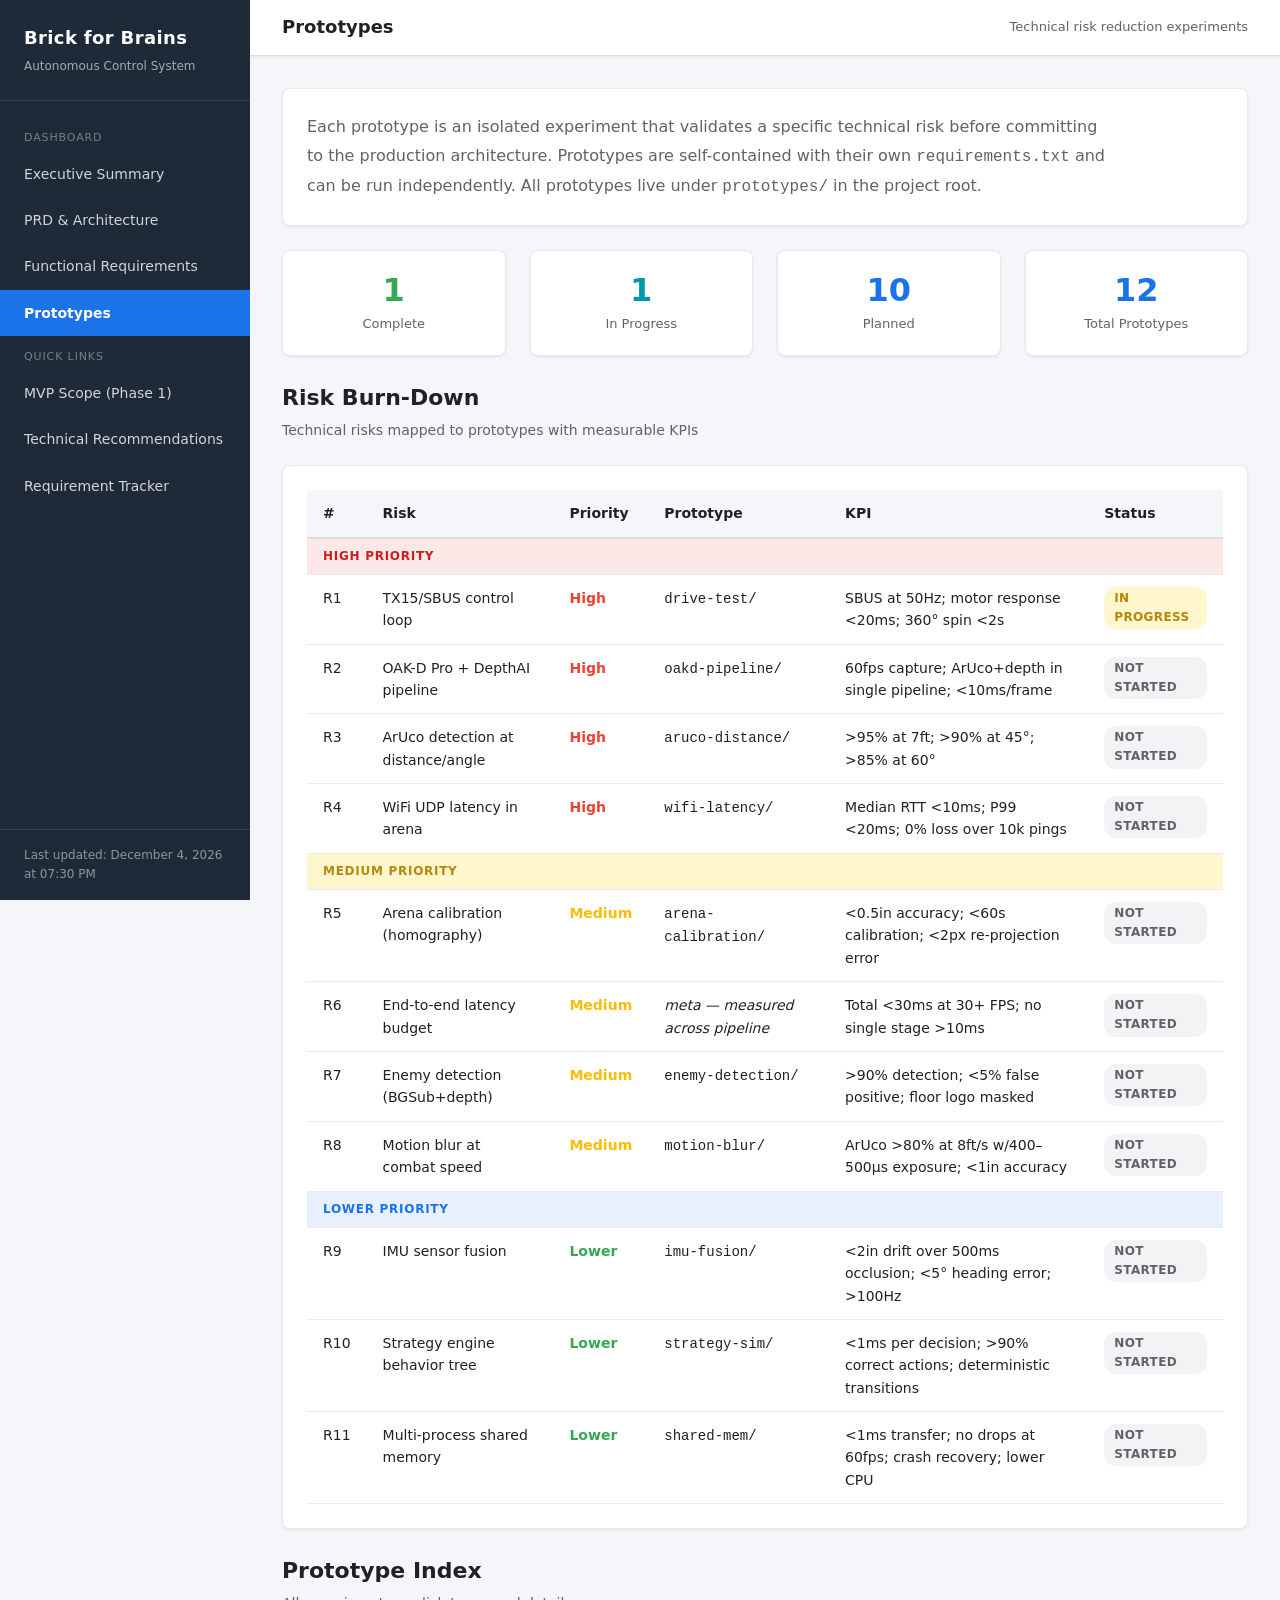
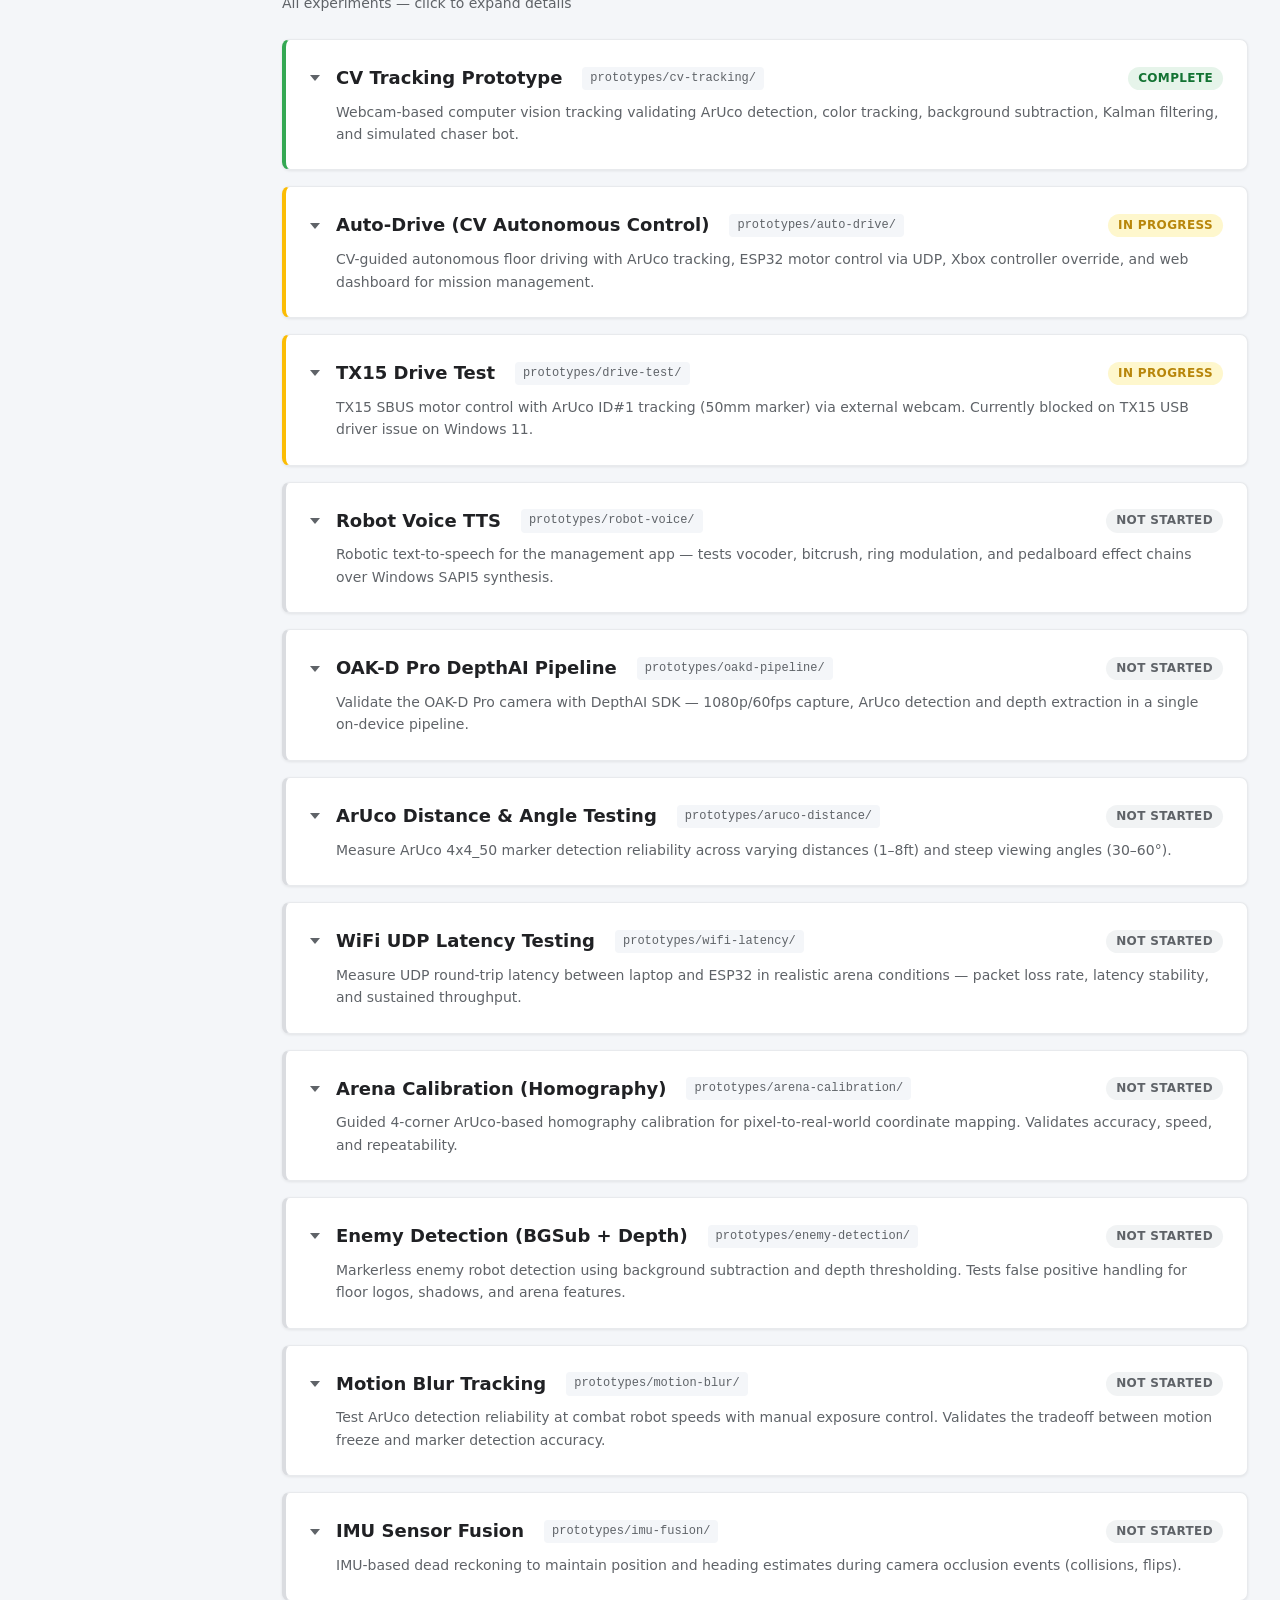
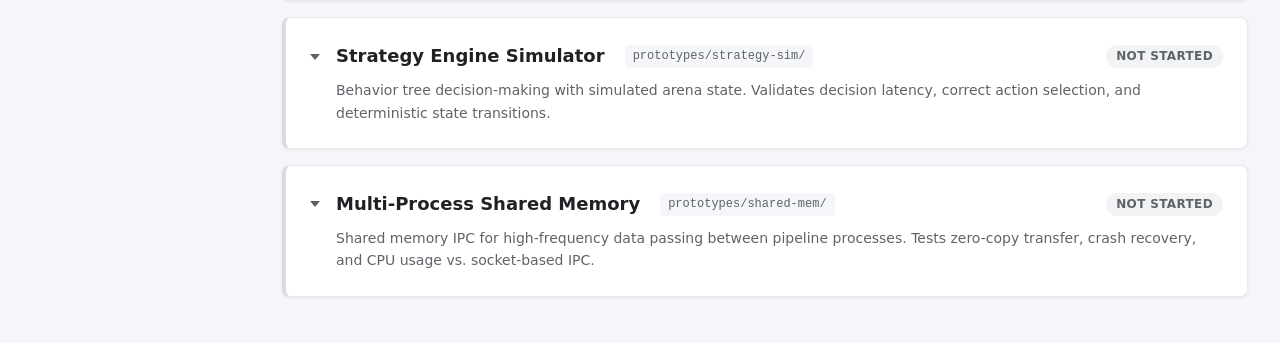
<file: dashboard/prototypes.html>
<!DOCTYPE html>
<html lang="en">
<head>
  <meta charset="UTF-8">
  <meta name="viewport" content="width=device-width, initial-scale=1.0">
  <title>Prototypes &mdash; Brick for Brains</title>
  <link rel="stylesheet" href="css/styles.css">
  <style>
    .proto-card {
      background: var(--color-surface);
      border: 1px solid var(--color-border-light);
      border-radius: var(--border-radius);
      box-shadow: var(--shadow-sm);
      padding: var(--sp-6);
      margin-bottom: var(--sp-4);
    }
    .proto-card__title {
      font-size: 1.125rem;
      font-weight: 700;
      color: var(--color-text);
    }
    .proto-card__path {
      font-family: var(--font-mono);
      font-size: .75rem;
      color: var(--color-text-secondary);
      background: var(--color-bg);
      padding: 2px 8px;
      border-radius: var(--border-radius-sm);
      margin-left: var(--sp-3);
    }
    .proto-section {
      margin-bottom: var(--sp-5);
    }
    .proto-section:last-child {
      margin-bottom: 0;
    }
    .proto-section__label {
      font-size: .75rem;
      font-weight: 700;
      text-transform: uppercase;
      letter-spacing: .06em;
      color: var(--color-text-secondary);
      margin-bottom: var(--sp-2);
    }
    .proto-section ul {
      padding-left: var(--sp-5);
      font-size: .875rem;
      color: var(--color-text);
      line-height: 1.7;
    }
    .proto-section ul li {
      margin-bottom: var(--sp-1);
    }
    .proto-run {
      background: #1e2a38;
      color: #e8eaed;
      padding: var(--sp-4) var(--sp-5);
      border-radius: var(--border-radius);
      font-family: var(--font-mono);
      font-size: .8125rem;
      line-height: 1.6;
      overflow-x: auto;
      white-space: pre;
    }
    .proto-run .comment {
      color: #6a9955;
    }
    .proto-controls {
      display: flex;
      flex-wrap: wrap;
      gap: var(--sp-2);
      margin-top: var(--sp-3);
    }
    .proto-key {
      display: inline-flex;
      align-items: center;
      gap: var(--sp-2);
      background: var(--color-bg);
      border: 1px solid var(--color-border);
      border-radius: var(--border-radius-sm);
      padding: 2px 10px;
      font-size: .8125rem;
    }
    .proto-key kbd {
      font-family: var(--font-mono);
      font-weight: 600;
      font-size: .75rem;
      background: var(--color-surface);
      border: 1px solid var(--color-border);
      border-radius: 3px;
      padding: 1px 5px;
      box-shadow: 0 1px 0 rgba(0,0,0,.1);
    }

    /* Accordion styles */
    .proto-accordion__header {
      cursor: pointer;
      user-select: none;
    }
    .proto-accordion__trigger {
      display: flex;
      align-items: center;
      justify-content: space-between;
      flex-wrap: wrap;
      gap: var(--sp-2);
    }
    .proto-accordion__trigger-left {
      display: flex;
      align-items: center;
      gap: var(--sp-2);
    }
    .proto-accordion__desc {
      font-size: .875rem;
      color: var(--color-text-secondary);
      line-height: 1.6;
      margin: var(--sp-2) 0 0 26px;
    }
    .proto-accordion__details {
      display: none;
      margin-top: var(--sp-5);
      padding-top: var(--sp-5);
      border-top: 1px solid var(--color-border-light);
    }
    .proto-accordion.open .proto-accordion__details {
      display: block;
    }
    .proto-accordion.open .chevron {
      transform: rotate(180deg);
    }
  </style>
</head>
<body>

<!-- Sidebar -->
<aside class="sidebar">
  <div class="sidebar__brand">
    <h1>Brick for Brains</h1>
    <div class="subtitle">Autonomous Control System</div>
  </div>
  <nav class="sidebar__nav">
    <div class="nav-section">Dashboard</div>
    <a href="index.html">Executive Summary</a>
    <a href="prd.html">PRD &amp; Architecture</a>
    <a href="frd.html">Functional Requirements</a>
    <a href="prototypes.html" class="active">Prototypes</a>
    <div class="nav-section">Quick Links</div>
    <a href="prd.html#section-5">MVP Scope (Phase 1)</a>
    <a href="prd.html#section-7">Technical Recommendations</a>
    <a href="frd.html">Requirement Tracker</a>
  </nav>
  <div class="sidebar__footer">
    Last updated: <span id="last-updated">--</span>
  </div>
</aside>

<!-- Mobile overlay -->
<div class="sidebar-overlay"></div>

<!-- Main content -->
<div class="main">

  <!-- Top bar -->
  <header class="topbar">
    <button class="hamburger" aria-label="Toggle navigation">&#9776;</button>
    <div class="topbar__title">Prototypes</div>
    <div class="topbar__meta">Technical risk reduction experiments</div>
  </header>

  <!-- Content -->
  <div class="content">

    <!-- Overview -->
    <div class="card mb-6">
      <p class="overview-text">
        Each prototype is an isolated experiment that validates a specific technical risk before committing to the production architecture. Prototypes are self-contained with their own <code>requirements.txt</code> and can be run independently. All prototypes live under <code>prototypes/</code> in the project root.
      </p>
    </div>

    <!-- Summary Metrics -->
    <div class="grid grid--4 mb-6">
      <div class="metric-card metric-card--success">
        <div class="metric-card__value">1</div>
        <div class="metric-card__label">Complete</div>
      </div>
      <div class="metric-card metric-card--accent">
        <div class="metric-card__value">1</div>
        <div class="metric-card__label">In Progress</div>
      </div>
      <div class="metric-card">
        <div class="metric-card__value">10</div>
        <div class="metric-card__label">Planned</div>
      </div>
      <div class="metric-card">
        <div class="metric-card__value">12</div>
        <div class="metric-card__label">Total Prototypes</div>
      </div>
    </div>

    <!-- Risk Burn-Down -->
    <div class="section-header">
      <h2>Risk Burn-Down</h2>
      <p>Technical risks mapped to prototypes with measurable KPIs</p>
    </div>

    <div class="card mb-6">
      <div class="table-wrapper">
        <table>
          <thead>
            <tr>
              <th style="width:40px">#</th>
              <th>Risk</th>
              <th>Priority</th>
              <th>Prototype</th>
              <th>KPI</th>
              <th>Status</th>
            </tr>
          </thead>
          <tbody>
            <tr>
              <td colspan="6" style="background: #fce8e6; color: #c5221f; font-weight: 700; text-transform: uppercase; font-size: .75rem; letter-spacing: .06em; padding: var(--sp-2) var(--sp-4);">High Priority</td>
            </tr>
            <tr>
              <td>R1</td>
              <td>TX15/SBUS control loop</td>
              <td><span class="risk-high">High</span></td>
              <td><code>drive-test/</code></td>
              <td>SBUS at 50Hz; motor response &lt;20ms; 360&deg; spin &lt;2s</td>
              <td><span class="badge badge--in-progress">In Progress</span></td>
            </tr>
            <tr>
              <td>R2</td>
              <td>OAK-D Pro + DepthAI pipeline</td>
              <td><span class="risk-high">High</span></td>
              <td><code>oakd-pipeline/</code></td>
              <td>60fps capture; ArUco+depth in single pipeline; &lt;10ms/frame</td>
              <td><span class="badge badge--not-started">Not Started</span></td>
            </tr>
            <tr>
              <td>R3</td>
              <td>ArUco detection at distance/angle</td>
              <td><span class="risk-high">High</span></td>
              <td><code>aruco-distance/</code></td>
              <td>&gt;95% at 7ft; &gt;90% at 45&deg;; &gt;85% at 60&deg;</td>
              <td><span class="badge badge--not-started">Not Started</span></td>
            </tr>
            <tr>
              <td>R4</td>
              <td>WiFi UDP latency in arena</td>
              <td><span class="risk-high">High</span></td>
              <td><code>wifi-latency/</code></td>
              <td>Median RTT &lt;10ms; P99 &lt;20ms; 0% loss over 10k pings</td>
              <td><span class="badge badge--not-started">Not Started</span></td>
            </tr>
            <tr>
              <td colspan="6" style="background: #fef7cd; color: #b8860b; font-weight: 700; text-transform: uppercase; font-size: .75rem; letter-spacing: .06em; padding: var(--sp-2) var(--sp-4);">Medium Priority</td>
            </tr>
            <tr>
              <td>R5</td>
              <td>Arena calibration (homography)</td>
              <td><span class="risk-medium">Medium</span></td>
              <td><code>arena-calibration/</code></td>
              <td>&lt;0.5in accuracy; &lt;60s calibration; &lt;2px re-projection error</td>
              <td><span class="badge badge--not-started">Not Started</span></td>
            </tr>
            <tr>
              <td>R6</td>
              <td>End-to-end latency budget</td>
              <td><span class="risk-medium">Medium</span></td>
              <td><em>meta &mdash; measured across pipeline</em></td>
              <td>Total &lt;30ms at 30+ FPS; no single stage &gt;10ms</td>
              <td><span class="badge badge--not-started">Not Started</span></td>
            </tr>
            <tr>
              <td>R7</td>
              <td>Enemy detection (BGSub+depth)</td>
              <td><span class="risk-medium">Medium</span></td>
              <td><code>enemy-detection/</code></td>
              <td>&gt;90% detection; &lt;5% false positive; floor logo masked</td>
              <td><span class="badge badge--not-started">Not Started</span></td>
            </tr>
            <tr>
              <td>R8</td>
              <td>Motion blur at combat speed</td>
              <td><span class="risk-medium">Medium</span></td>
              <td><code>motion-blur/</code></td>
              <td>ArUco &gt;80% at 8ft/s w/400&ndash;500&mu;s exposure; &lt;1in accuracy</td>
              <td><span class="badge badge--not-started">Not Started</span></td>
            </tr>
            <tr>
              <td colspan="6" style="background: #e8f0fe; color: #1a73e8; font-weight: 700; text-transform: uppercase; font-size: .75rem; letter-spacing: .06em; padding: var(--sp-2) var(--sp-4);">Lower Priority</td>
            </tr>
            <tr>
              <td>R9</td>
              <td>IMU sensor fusion</td>
              <td><span class="risk-low">Lower</span></td>
              <td><code>imu-fusion/</code></td>
              <td>&lt;2in drift over 500ms occlusion; &lt;5&deg; heading error; &gt;100Hz</td>
              <td><span class="badge badge--not-started">Not Started</span></td>
            </tr>
            <tr>
              <td>R10</td>
              <td>Strategy engine behavior tree</td>
              <td><span class="risk-low">Lower</span></td>
              <td><code>strategy-sim/</code></td>
              <td>&lt;1ms per decision; &gt;90% correct actions; deterministic transitions</td>
              <td><span class="badge badge--not-started">Not Started</span></td>
            </tr>
            <tr>
              <td>R11</td>
              <td>Multi-process shared memory</td>
              <td><span class="risk-low">Lower</span></td>
              <td><code>shared-mem/</code></td>
              <td>&lt;1ms transfer; no drops at 60fps; crash recovery; lower CPU</td>
              <td><span class="badge badge--not-started">Not Started</span></td>
            </tr>
          </tbody>
        </table>
      </div>
    </div>

    <!-- Prototype Index -->
    <div class="section-header">
      <h2>Prototype Index</h2>
      <p>All experiments &mdash; click to expand details</p>
    </div>

    <!-- 1. CV Tracking Prototype — Complete -->
    <div class="proto-card proto-accordion" style="border-left: 4px solid var(--color-success);">
      <div class="proto-accordion__header" onclick="this.parentElement.classList.toggle('open')">
        <div class="proto-accordion__trigger">
          <div class="proto-accordion__trigger-left">
            <span class="chevron"></span>
            <span class="proto-card__title">CV Tracking Prototype</span>
            <span class="proto-card__path">prototypes/cv-tracking/</span>
          </div>
          <span class="badge badge--complete">Complete</span>
        </div>
        <p class="proto-accordion__desc">
          Webcam-based computer vision tracking validating ArUco detection, color tracking, background subtraction, Kalman filtering, and simulated chaser bot.
        </p>
      </div>
      <div class="proto-accordion__details">
        <div class="proto-section">
          <div class="proto-section__label">What it validates</div>
          <ul>
            <li>ArUco 4x4_50 detection speed and reliability at various distances</li>
            <li>Threaded camera capture model (379% FPS improvement over blocking reads)</li>
            <li>MOG2 background subtraction for markerless enemy detection</li>
            <li>Kalman filter value for smoothing and prediction during occlusion</li>
            <li>Combined pipeline FPS budget (ArUco + BGSub + Kalman in one loop)</li>
            <li>Resolution vs FPS tradeoffs across 480p, 720p, and 1080p</li>
            <li>Camera capability profiling &mdash; <a href="../prototypes/cv-tracking/camera_report.html">view camera profiles</a> (press <kbd style="font-family:monospace;background:#f4f6f9;border:1px solid #dadce0;border-radius:3px;padding:1px 5px;font-size:.75rem;">i</kbd> while running)</li>
          </ul>
        </div>
        <div class="proto-section">
          <div class="proto-section__label">How to run</div>
          <div class="proto-run">cd prototypes/cv-tracking
pip install -r requirements.txt
python main.py</div>
        </div>
        <div class="proto-section">
          <div class="proto-section__label">Keyboard controls</div>
          <div class="proto-controls">
            <span class="proto-key"><kbd>1</kbd> ArUco mode</span>
            <span class="proto-key"><kbd>2</kbd> Color mode</span>
            <span class="proto-key"><kbd>3</kbd> BGSub mode</span>
            <span class="proto-key"><kbd>4</kbd> Combined mode</span>
            <span class="proto-key"><kbd>t</kbd> Toggle trail</span>
            <span class="proto-key"><kbd>k</kbd> Toggle Kalman</span>
            <span class="proto-key"><kbd>f</kbd> Cycle resolution</span>
            <span class="proto-key"><kbd>e</kbd> / <kbd>d</kbd> Exposure +/-</span>
            <span class="proto-key"><kbd>q</kbd> Quit</span>
          </div>
        </div>
        <div class="proto-section">
          <div class="proto-section__label">Dependencies</div>
          <div class="proto-run">opencv-contrib-python
numpy</div>
        </div>
      </div>
    </div>

    <!-- 2. Auto-Drive — In Progress -->
    <div class="proto-card proto-accordion" style="border-left: 4px solid var(--color-warning);">
      <div class="proto-accordion__header" onclick="this.parentElement.classList.toggle('open')">
        <div class="proto-accordion__trigger">
          <div class="proto-accordion__trigger-left">
            <span class="chevron"></span>
            <span class="proto-card__title">Auto-Drive (CV Autonomous Control)</span>
            <span class="proto-card__path">prototypes/auto-drive/</span>
          </div>
          <span class="badge badge--in-progress">In Progress</span>
        </div>
        <p class="proto-accordion__desc">
          CV-guided autonomous floor driving with ArUco tracking, ESP32 motor control via UDP, Xbox controller override, and web dashboard for mission management.
        </p>
      </div>
      <div class="proto-accordion__details">
        <div class="proto-section">
          <div class="proto-section__label">What it validates</div>
          <ul>
            <li>Closed-loop autonomous driving using ArUco position feedback</li>
            <li>PID waypoint following (square, forward-back, circle missions)</li>
            <li>ESP32 UDP motor control integration (5-byte packet protocol)</li>
            <li>Xbox controller override with seamless mode switching</li>
            <li>Web dashboard for mission control and live status monitoring</li>
            <li>Pixel-to-world coordinate calibration for floor tracking</li>
          </ul>
        </div>
        <div class="proto-section">
          <div class="proto-section__label">How to run</div>
          <div class="proto-run">cd prototypes/auto-drive
pip install -r requirements.txt
python main.py --esp32 esp32wifi.local --show-cv
# Dashboard at http://localhost:5000</div>
        </div>
        <div class="proto-section">
          <div class="proto-section__label">CLI options</div>
          <div class="proto-controls">
            <span class="proto-key"><kbd>--esp32 HOST</kbd> ESP32 address (omit for dry-run)</span>
            <span class="proto-key"><kbd>--camera N</kbd> Camera index (default: 1)</span>
            <span class="proto-key"><kbd>--show-cv</kbd> Show OpenCV debug window</span>
            <span class="proto-key"><kbd>--port N</kbd> Dashboard port (default: 5000)</span>
            <span class="proto-key"><kbd>--px-per-cm F</kbd> Calibration scale</span>
          </div>
        </div>
        <div class="proto-section">
          <div class="proto-section__label">Dependencies</div>
          <div class="proto-run">opencv-python, numpy, pygame, flask</div>
        </div>
      </div>
    </div>

    <!-- 3. TX15 Drive Test — In Progress -->
    <div class="proto-card proto-accordion" style="border-left: 4px solid var(--color-warning);">
      <div class="proto-accordion__header" onclick="this.parentElement.classList.toggle('open')">
        <div class="proto-accordion__trigger">
          <div class="proto-accordion__trigger-left">
            <span class="chevron"></span>
            <span class="proto-card__title">TX15 Drive Test</span>
            <span class="proto-card__path">prototypes/drive-test/</span>
          </div>
          <span class="badge badge--in-progress">In Progress</span>
        </div>
        <p class="proto-accordion__desc">
          TX15 SBUS motor control with ArUco ID#1 tracking (50mm marker) via external webcam. Currently blocked on TX15 USB driver issue on Windows 11.
        </p>
      </div>
      <div class="proto-accordion__details">
        <div class="proto-section">
          <div class="proto-section__label">What it validates</div>
          <ul>
            <li>SBUS protocol generation and transmission over USB serial to TX15</li>
            <li>ArUco-guided autonomous movement (spin test using marker heading)</li>
            <li>Real-world distance measurement from known marker size (50mm)</li>
            <li>End-to-end pipeline: camera &rarr; detection &rarr; motor command</li>
          </ul>
        </div>
        <div class="proto-section">
          <div class="proto-section__label">How to run</div>
          <div class="proto-run"><span class="comment"># Dry-run mode (no TX15 hardware required)</span>
cd prototypes/drive-test
pip install -r requirements.txt
python main.py

<span class="comment"># Live mode with TX15 connected</span>
python main.py --port COM3</div>
        </div>
        <div class="proto-section">
          <div class="proto-section__label">Keyboard controls</div>
          <div class="proto-controls">
            <span class="proto-key"><kbd>SPACE</kbd> Auto spin test</span>
            <span class="proto-key"><kbd>W</kbd> Forward</span>
            <span class="proto-key"><kbd>A</kbd> Left</span>
            <span class="proto-key"><kbd>S</kbd> Backward</span>
            <span class="proto-key"><kbd>D</kbd> Right</span>
            <span class="proto-key"><kbd>X</kbd> Stop</span>
            <span class="proto-key"><kbd>+</kbd> / <kbd>-</kbd> Speed</span>
            <span class="proto-key"><kbd>q</kbd> Quit</span>
          </div>
        </div>
        <div class="proto-section">
          <div class="proto-section__label">Dependencies</div>
          <div class="proto-run">opencv-contrib-python
numpy
pyserial</div>
        </div>
        <div class="proto-section">
          <div class="proto-section__label">Current blocker</div>
          <div class="card" style="margin:0; background: #fff8e1; border-color: var(--color-warning);">
            <p style="font-size:.875rem; margin:0; color: var(--color-text);">
              <strong>TX15 USB Serial Driver (Windows 11)</strong> &mdash; STM32 VID:0483 PID:5740 CDC composite device fails to enumerate with <code>usbser</code> driver (error code 10). The TX15 is not recognized as a COM port. Investigating alternative drivers and firmware-level workarounds.
            </p>
          </div>
          <div style="margin-top: var(--sp-3);">
            <p style="font-size:.8125rem; font-weight:600; margin-bottom: var(--sp-2); color: var(--color-text-secondary);">Troubleshooting checklist (try when TX15 is available):</p>
            <ol style="padding-left: var(--sp-5); font-size: .8125rem; color: var(--color-text); line-height: 1.8;">
              <li>Check EdgeTX settings: System &rarr; Hardware &rarr; USB &rarr; change to &ldquo;USB-VCP (CLI)&rdquo;</li>
              <li>Try a USB 2.0 port (not USB 3.0)</li>
              <li>Install STSW-STM32102 VCP driver from ST.com</li>
              <li>Try ImpulseRC Driver Fixer tool</li>
              <li>Use Zadig to assign &ldquo;USB Serial (CDC)&rdquo; driver</li>
              <li>Update/downgrade EdgeTX firmware</li>
              <li>Try a custom INF file (requires disabling driver signature enforcement)</li>
              <li>Use a USB-to-UART adapter connected to JR module bay trainer port</li>
              <li>Boot into Linux live USB to verify TX15 works at OS level</li>
              <li>Try Windows safe mode with no third-party USB drivers</li>
              <li>Check for Windows 11 USB driver conflicts in Event Viewer</li>
              <li>Contact RadioMaster support with device manager screenshots</li>
            </ol>
          </div>
        </div>
      </div>
    </div>

    <!-- 3. Robot Voice TTS — Not Started -->
    <div class="proto-card proto-accordion" style="border-left: 4px solid var(--color-border);">
      <div class="proto-accordion__header" onclick="this.parentElement.classList.toggle('open')">
        <div class="proto-accordion__trigger">
          <div class="proto-accordion__trigger-left">
            <span class="chevron"></span>
            <span class="proto-card__title">Robot Voice TTS</span>
            <span class="proto-card__path">prototypes/robot-voice/</span>
          </div>
          <span class="badge badge--not-started">Not Started</span>
        </div>
        <p class="proto-accordion__desc">
          Robotic text-to-speech for the management app &mdash; tests vocoder, bitcrush, ring modulation, and pedalboard effect chains over Windows SAPI5 synthesis.
        </p>
      </div>
      <div class="proto-accordion__details">
        <div class="proto-section">
          <div class="proto-section__label">What it validates</div>
          <ul>
            <li>Offline TTS via Windows SAPI5 (pyttsx3) with robotic post-processing</li>
            <li>Vocoder, bitcrush, ring modulation, and Spotify pedalboard effect chains</li>
            <li>voicebox-tts library with built-in vocoder as alternative approach</li>
            <li>Non-blocking announcer pattern for integration into the control app</li>
            <li>End-to-end latency (synthesis + effects + playback start)</li>
          </ul>
        </div>
        <div class="proto-section">
          <div class="proto-section__label">How to run</div>
          <div class="proto-run">cd prototypes/robot-voice
pip install -r requirements.txt
python main.py                    <span class="comment"># Interactive demo</span>
python main.py --mode vocoder     <span class="comment"># Vocoder robot voice</span>
python main.py --mode bitcrush    <span class="comment"># Harsh digital robot</span>
python main.py --mode pedalboard  <span class="comment"># Spotify effects chain</span>
python main.py --bench            <span class="comment"># Latency benchmark</span></div>
        </div>
        <div class="proto-section">
          <div class="proto-section__label">Voice Modes</div>
          <div class="proto-controls">
            <span class="proto-key"><kbd>1</kbd> Vocoder (classic robot)</span>
            <span class="proto-key"><kbd>2</kbd> Bitcrush (harsh digital)</span>
            <span class="proto-key"><kbd>3</kbd> Pedalboard (Spotify FX)</span>
            <span class="proto-key"><kbd>4</kbd> Voicebox (library vocoder)</span>
            <span class="proto-key"><kbd>5</kbd> Plain SAPI5 (comparison)</span>
            <span class="proto-key"><kbd>b</kbd> Benchmark</span>
            <span class="proto-key"><kbd>c</kbd> Custom phrase</span>
            <span class="proto-key"><kbd>q</kbd> Quit</span>
          </div>
        </div>
        <div class="proto-section">
          <div class="proto-section__label">Success Criteria</div>
          <ul>
            <li>&lt;500ms from text input to audible speech start</li>
            <li>Recognizably robotic voice across all effect modes</li>
            <li>Non-blocking announcer does not stall the control loop</li>
            <li>Works fully offline (no internet required during matches)</li>
          </ul>
        </div>
        <div class="proto-section">
          <div class="proto-section__label">Dependencies</div>
          <div class="proto-run">voicebox-tts
pyttsx3
pedalboard (Spotify)
sounddevice
numpy
scipy (for vocoder bandpass filters)</div>
        </div>
      </div>
    </div>

    <!-- 4. OAK-D Pro Pipeline — Not Started -->
    <div class="proto-card proto-accordion" style="border-left: 4px solid var(--color-border);">
      <div class="proto-accordion__header" onclick="this.parentElement.classList.toggle('open')">
        <div class="proto-accordion__trigger">
          <div class="proto-accordion__trigger-left">
            <span class="chevron"></span>
            <span class="proto-card__title">OAK-D Pro DepthAI Pipeline</span>
            <span class="proto-card__path">prototypes/oakd-pipeline/</span>
          </div>
          <span class="badge badge--not-started">Not Started</span>
        </div>
        <p class="proto-accordion__desc">
          Validate the OAK-D Pro camera with DepthAI SDK &mdash; 1080p/60fps capture, ArUco detection and depth extraction in a single on-device pipeline.
        </p>
      </div>
      <div class="proto-accordion__details">
        <div class="proto-section">
          <div class="proto-section__label">What it validates</div>
          <ul>
            <li>OAK-D Pro camera initialization and 1080p/60fps capture via DepthAI SDK</li>
            <li>Running ArUco detection and depth extraction in a single pipeline</li>
            <li>Per-frame processing latency at full resolution</li>
          </ul>
        </div>
        <div class="proto-section">
          <div class="proto-section__label">Success Criteria (KPIs)</div>
          <ul>
            <li>60fps sustained capture from OAK-D Pro</li>
            <li>ArUco + depth data in single pipeline pass</li>
            <li>&lt;10ms per-frame processing time</li>
          </ul>
        </div>
        <div class="proto-section">
          <div class="proto-section__label">Dependencies</div>
          <ul>
            <li>OAK-D Pro hardware</li>
            <li>DepthAI SDK</li>
          </ul>
        </div>
      </div>
    </div>

    <!-- 4. ArUco Distance & Angle Testing — Not Started -->
    <div class="proto-card proto-accordion" style="border-left: 4px solid var(--color-border);">
      <div class="proto-accordion__header" onclick="this.parentElement.classList.toggle('open')">
        <div class="proto-accordion__trigger">
          <div class="proto-accordion__trigger-left">
            <span class="chevron"></span>
            <span class="proto-card__title">ArUco Distance &amp; Angle Testing</span>
            <span class="proto-card__path">prototypes/aruco-distance/</span>
          </div>
          <span class="badge badge--not-started">Not Started</span>
        </div>
        <p class="proto-accordion__desc">
          Measure ArUco 4x4_50 marker detection reliability across varying distances (1&ndash;8ft) and steep viewing angles (30&ndash;60&deg;).
        </p>
      </div>
      <div class="proto-accordion__details">
        <div class="proto-section">
          <div class="proto-section__label">What it validates</div>
          <ul>
            <li>ArUco 4x4_50 detection reliability at varying distances (1&ndash;8ft)</li>
            <li>Detection accuracy at steep viewing angles (30&ndash;60&deg;)</li>
            <li>Minimum marker size threshold at maximum arena distance</li>
          </ul>
        </div>
        <div class="proto-section">
          <div class="proto-section__label">Success Criteria (KPIs)</div>
          <ul>
            <li>&gt;95% detection rate at 7ft distance</li>
            <li>&gt;90% detection rate at 45&deg; viewing angle</li>
            <li>&gt;85% detection rate at 60&deg; viewing angle</li>
          </ul>
        </div>
        <div class="proto-section">
          <div class="proto-section__label">Dependencies</div>
          <ul>
            <li>ArUco markers (50mm, 4x4_50 dictionary)</li>
            <li>Webcam or OAK-D Pro</li>
          </ul>
        </div>
      </div>
    </div>

    <!-- 5. WiFi UDP Latency Testing — Not Started -->
    <div class="proto-card proto-accordion" style="border-left: 4px solid var(--color-border);">
      <div class="proto-accordion__header" onclick="this.parentElement.classList.toggle('open')">
        <div class="proto-accordion__trigger">
          <div class="proto-accordion__trigger-left">
            <span class="chevron"></span>
            <span class="proto-card__title">WiFi UDP Latency Testing</span>
            <span class="proto-card__path">prototypes/wifi-latency/</span>
          </div>
          <span class="badge badge--not-started">Not Started</span>
        </div>
        <p class="proto-accordion__desc">
          Measure UDP round-trip latency between laptop and ESP32 in realistic arena conditions &mdash; packet loss rate, latency stability, and sustained throughput.
        </p>
      </div>
      <div class="proto-accordion__details">
        <div class="proto-section">
          <div class="proto-section__label">What it validates</div>
          <ul>
            <li>UDP round-trip latency between laptop and ESP32 in arena conditions</li>
            <li>Packet loss rate under sustained high-frequency transmission</li>
            <li>Latency stability over extended operation periods</li>
          </ul>
        </div>
        <div class="proto-section">
          <div class="proto-section__label">Success Criteria (KPIs)</div>
          <ul>
            <li>Median RTT &lt;10ms</li>
            <li>P99 RTT &lt;20ms</li>
            <li>0% packet loss over 10,000 pings</li>
          </ul>
        </div>
        <div class="proto-section">
          <div class="proto-section__label">Dependencies</div>
          <ul>
            <li>ESP32 hardware</li>
            <li>WiFi router / dedicated AP</li>
            <li>Arena environment for testing</li>
          </ul>
        </div>
      </div>
    </div>

    <!-- 6. Arena Calibration — Not Started -->
    <div class="proto-card proto-accordion" style="border-left: 4px solid var(--color-border);">
      <div class="proto-accordion__header" onclick="this.parentElement.classList.toggle('open')">
        <div class="proto-accordion__trigger">
          <div class="proto-accordion__trigger-left">
            <span class="chevron"></span>
            <span class="proto-card__title">Arena Calibration (Homography)</span>
            <span class="proto-card__path">prototypes/arena-calibration/</span>
          </div>
          <span class="badge badge--not-started">Not Started</span>
        </div>
        <p class="proto-accordion__desc">
          Guided 4-corner ArUco-based homography calibration for pixel-to-real-world coordinate mapping. Validates accuracy, speed, and repeatability.
        </p>
      </div>
      <div class="proto-accordion__details">
        <div class="proto-section">
          <div class="proto-section__label">What it validates</div>
          <ul>
            <li>4-corner ArUco-based homography calibration workflow</li>
            <li>Pixel-to-real-world coordinate mapping accuracy</li>
            <li>Calibration speed and repeatability</li>
          </ul>
        </div>
        <div class="proto-section">
          <div class="proto-section__label">Success Criteria (KPIs)</div>
          <ul>
            <li>&lt;0.5in position accuracy across arena</li>
            <li>&lt;60s full calibration procedure</li>
            <li>&lt;2px re-projection error</li>
          </ul>
        </div>
        <div class="proto-section">
          <div class="proto-section__label">Dependencies</div>
          <ul>
            <li>ArUco corner markers</li>
            <li>Camera mount at 6&ndash;7ft height</li>
          </ul>
        </div>
      </div>
    </div>

    <!-- 7. Enemy Detection — Not Started -->
    <div class="proto-card proto-accordion" style="border-left: 4px solid var(--color-border);">
      <div class="proto-accordion__header" onclick="this.parentElement.classList.toggle('open')">
        <div class="proto-accordion__trigger">
          <div class="proto-accordion__trigger-left">
            <span class="chevron"></span>
            <span class="proto-card__title">Enemy Detection (BGSub + Depth)</span>
            <span class="proto-card__path">prototypes/enemy-detection/</span>
          </div>
          <span class="badge badge--not-started">Not Started</span>
        </div>
        <p class="proto-accordion__desc">
          Markerless enemy robot detection using background subtraction and depth thresholding. Tests false positive handling for floor logos, shadows, and arena features.
        </p>
      </div>
      <div class="proto-accordion__details">
        <div class="proto-section">
          <div class="proto-section__label">What it validates</div>
          <ul>
            <li>Background subtraction for markerless enemy detection</li>
            <li>Depth thresholding to filter objects above floor plane</li>
            <li>False positive handling (floor logos, shadows, arena features)</li>
          </ul>
        </div>
        <div class="proto-section">
          <div class="proto-section__label">Success Criteria (KPIs)</div>
          <ul>
            <li>&gt;90% enemy detection rate</li>
            <li>&lt;5% false positive rate</li>
            <li>Floor logo regions correctly masked</li>
          </ul>
        </div>
        <div class="proto-section">
          <div class="proto-section__label">Dependencies</div>
          <ul>
            <li>OAK-D Pro (for depth data)</li>
            <li>cv-tracking prototype results</li>
          </ul>
        </div>
      </div>
    </div>

    <!-- 8. Motion Blur Tracking — Not Started -->
    <div class="proto-card proto-accordion" style="border-left: 4px solid var(--color-border);">
      <div class="proto-accordion__header" onclick="this.parentElement.classList.toggle('open')">
        <div class="proto-accordion__trigger">
          <div class="proto-accordion__trigger-left">
            <span class="chevron"></span>
            <span class="proto-card__title">Motion Blur Tracking</span>
            <span class="proto-card__path">prototypes/motion-blur/</span>
          </div>
          <span class="badge badge--not-started">Not Started</span>
        </div>
        <p class="proto-accordion__desc">
          Test ArUco detection reliability at combat robot speeds with manual exposure control. Validates the tradeoff between motion freeze and marker detection accuracy.
        </p>
      </div>
      <div class="proto-accordion__details">
        <div class="proto-section">
          <div class="proto-section__label">What it validates</div>
          <ul>
            <li>ArUco detection reliability at combat robot speeds (~8ft/s)</li>
            <li>Optimal exposure time for motion freeze vs. marker detection</li>
            <li>Position accuracy under motion blur conditions</li>
          </ul>
        </div>
        <div class="proto-section">
          <div class="proto-section__label">Success Criteria (KPIs)</div>
          <ul>
            <li>ArUco detection &gt;80% at 8ft/s with 400&ndash;500&mu;s exposure</li>
            <li>&lt;1in position accuracy under motion</li>
          </ul>
        </div>
        <div class="proto-section">
          <div class="proto-section__label">Dependencies</div>
          <ul>
            <li>Moving ArUco marker test rig</li>
            <li>Camera with manual exposure control</li>
          </ul>
        </div>
      </div>
    </div>

    <!-- 9. IMU Sensor Fusion — Not Started -->
    <div class="proto-card proto-accordion" style="border-left: 4px solid var(--color-border);">
      <div class="proto-accordion__header" onclick="this.parentElement.classList.toggle('open')">
        <div class="proto-accordion__trigger">
          <div class="proto-accordion__trigger-left">
            <span class="chevron"></span>
            <span class="proto-card__title">IMU Sensor Fusion</span>
            <span class="proto-card__path">prototypes/imu-fusion/</span>
          </div>
          <span class="badge badge--not-started">Not Started</span>
        </div>
        <p class="proto-accordion__desc">
          IMU-based dead reckoning to maintain position and heading estimates during camera occlusion events (collisions, flips).
        </p>
      </div>
      <div class="proto-accordion__details">
        <div class="proto-section">
          <div class="proto-section__label">What it validates</div>
          <ul>
            <li>IMU-based dead reckoning during camera occlusion</li>
            <li>Heading accuracy from gyroscope integration</li>
            <li>Sensor update rate and data quality</li>
          </ul>
        </div>
        <div class="proto-section">
          <div class="proto-section__label">Success Criteria (KPIs)</div>
          <ul>
            <li>&lt;2in position drift over 500ms occlusion</li>
            <li>&lt;5&deg; heading error</li>
            <li>&gt;100Hz sensor update rate</li>
          </ul>
        </div>
        <div class="proto-section">
          <div class="proto-section__label">Dependencies</div>
          <ul>
            <li>IMU hardware (MPU-6050 or BNO055)</li>
            <li>ESP32</li>
          </ul>
        </div>
      </div>
    </div>

    <!-- 10. Strategy Engine Simulator — Not Started -->
    <div class="proto-card proto-accordion" style="border-left: 4px solid var(--color-border);">
      <div class="proto-accordion__header" onclick="this.parentElement.classList.toggle('open')">
        <div class="proto-accordion__trigger">
          <div class="proto-accordion__trigger-left">
            <span class="chevron"></span>
            <span class="proto-card__title">Strategy Engine Simulator</span>
            <span class="proto-card__path">prototypes/strategy-sim/</span>
          </div>
          <span class="badge badge--not-started">Not Started</span>
        </div>
        <p class="proto-accordion__desc">
          Behavior tree decision-making with simulated arena state. Validates decision latency, correct action selection, and deterministic state transitions.
        </p>
      </div>
      <div class="proto-accordion__details">
        <div class="proto-section">
          <div class="proto-section__label">What it validates</div>
          <ul>
            <li>Behavior tree decision-making with simulated arena state</li>
            <li>Decision latency under realistic conditions</li>
            <li>Correct action selection for known scenarios</li>
          </ul>
        </div>
        <div class="proto-section">
          <div class="proto-section__label">Success Criteria (KPIs)</div>
          <ul>
            <li>&lt;1ms per decision cycle</li>
            <li>&gt;90% correct action selection</li>
            <li>Deterministic state transitions</li>
          </ul>
        </div>
        <div class="proto-section">
          <div class="proto-section__label">Dependencies</div>
          <ul>
            <li>None (pure software simulation)</li>
          </ul>
        </div>
      </div>
    </div>

    <!-- 11. Multi-Process Shared Memory — Not Started -->
    <div class="proto-card proto-accordion" style="border-left: 4px solid var(--color-border);">
      <div class="proto-accordion__header" onclick="this.parentElement.classList.toggle('open')">
        <div class="proto-accordion__trigger">
          <div class="proto-accordion__trigger-left">
            <span class="chevron"></span>
            <span class="proto-card__title">Multi-Process Shared Memory</span>
            <span class="proto-card__path">prototypes/shared-mem/</span>
          </div>
          <span class="badge badge--not-started">Not Started</span>
        </div>
        <p class="proto-accordion__desc">
          Shared memory IPC for high-frequency data passing between pipeline processes. Tests zero-copy transfer, crash recovery, and CPU usage vs. socket-based IPC.
        </p>
      </div>
      <div class="proto-accordion__details">
        <div class="proto-section">
          <div class="proto-section__label">What it validates</div>
          <ul>
            <li>Shared memory IPC for high-frequency data passing between processes</li>
            <li>Zero-copy frame and pose data transfer</li>
            <li>Crash recovery and process isolation</li>
          </ul>
        </div>
        <div class="proto-section">
          <div class="proto-section__label">Success Criteria (KPIs)</div>
          <ul>
            <li>&lt;1ms data transfer latency</li>
            <li>No frame drops at 60fps</li>
            <li>Graceful crash recovery</li>
            <li>Lower CPU usage than socket-based IPC</li>
          </ul>
        </div>
        <div class="proto-section">
          <div class="proto-section__label">Dependencies</div>
          <ul>
            <li>None (pure software)</li>
          </ul>
        </div>
      </div>
    </div>

  </div><!-- /content -->
</div><!-- /main -->

<script src="js/dashboard.js"></script>
</body>
</html>
</file>
<file: dashboard/css/styles.css>
/* ============================================================
   Brick for Brains — Dashboard Design System
   ============================================================ */

/* --- CSS Custom Properties (Design Tokens) --- */
:root {
  /* Primary palette */
  --color-primary: #1a73e8;
  --color-primary-dark: #1557b0;
  --color-primary-light: #e8f0fe;

  /* Accent */
  --color-accent: #00bcd4;
  --color-accent-dark: #0097a7;

  /* Status colors */
  --color-success: #34a853;
  --color-warning: #fbbc04;
  --color-danger: #ea4335;
  --color-info: #4285f4;

  /* Neutrals */
  --color-bg: #f4f6f9;
  --color-surface: #ffffff;
  --color-sidebar: #1e2a38;
  --color-sidebar-hover: #2c3e50;
  --color-sidebar-active: #1a73e8;
  --color-text: #202124;
  --color-text-secondary: #5f6368;
  --color-text-light: #ffffff;
  --color-border: #dadce0;
  --color-border-light: #e8eaed;

  /* Typography */
  --font-sans: 'Segoe UI', system-ui, -apple-system, sans-serif;
  --font-mono: 'Cascadia Code', 'Fira Code', 'Consolas', monospace;

  /* Spacing scale */
  --sp-1: 4px;
  --sp-2: 8px;
  --sp-3: 12px;
  --sp-4: 16px;
  --sp-5: 20px;
  --sp-6: 24px;
  --sp-8: 32px;
  --sp-10: 40px;
  --sp-12: 48px;

  /* Sizing */
  --sidebar-width: 250px;
  --header-height: 56px;
  --border-radius: 8px;
  --border-radius-sm: 4px;
  --shadow-sm: 0 1px 3px rgba(0,0,0,.08);
  --shadow-md: 0 2px 8px rgba(0,0,0,.12);
  --shadow-lg: 0 4px 16px rgba(0,0,0,.16);
}

/* --- Reset / Base --- */
*, *::before, *::after { box-sizing: border-box; margin: 0; padding: 0; }

html {
  font-size: 16px;
  scroll-behavior: smooth;
}

body {
  font-family: var(--font-sans);
  color: var(--color-text);
  background: var(--color-bg);
  line-height: 1.6;
  min-height: 100vh;
  display: flex;
}

a { color: var(--color-primary); text-decoration: none; }
a:hover { text-decoration: underline; }

img { max-width: 100%; }

/* --- Layout: Sidebar + Main --- */
.sidebar {
  position: fixed;
  top: 0;
  left: 0;
  bottom: 0;
  width: var(--sidebar-width);
  background: var(--color-sidebar);
  color: var(--color-text-light);
  display: flex;
  flex-direction: column;
  z-index: 100;
  transition: transform .25s ease;
}

.sidebar__brand {
  padding: var(--sp-6);
  border-bottom: 1px solid rgba(255,255,255,.1);
}

.sidebar__brand h1 {
  font-size: 1.125rem;
  font-weight: 700;
  letter-spacing: .02em;
}

.sidebar__brand .subtitle {
  font-size: .75rem;
  color: rgba(255,255,255,.6);
  margin-top: var(--sp-1);
}

.sidebar__nav {
  flex: 1;
  padding: var(--sp-4) 0;
  overflow-y: auto;
}

.sidebar__nav a {
  display: flex;
  align-items: center;
  gap: var(--sp-3);
  padding: var(--sp-3) var(--sp-6);
  color: rgba(255,255,255,.8);
  font-size: .875rem;
  text-decoration: none;
  transition: background .15s, color .15s;
}

.sidebar__nav a:hover {
  background: var(--color-sidebar-hover);
  color: #fff;
  text-decoration: none;
}

.sidebar__nav a.active {
  background: var(--color-sidebar-active);
  color: #fff;
  font-weight: 600;
}

.sidebar__nav .nav-section {
  padding: var(--sp-3) var(--sp-6) var(--sp-1);
  font-size: .6875rem;
  text-transform: uppercase;
  letter-spacing: .08em;
  color: rgba(255,255,255,.4);
}

.sidebar__footer {
  padding: var(--sp-4) var(--sp-6);
  border-top: 1px solid rgba(255,255,255,.1);
  font-size: .75rem;
  color: rgba(255,255,255,.5);
}

/* Main content area */
.main {
  margin-left: var(--sidebar-width);
  flex: 1;
  min-height: 100vh;
  display: flex;
  flex-direction: column;
}

/* Top header bar */
.topbar {
  position: sticky;
  top: 0;
  height: var(--header-height);
  background: var(--color-surface);
  border-bottom: 1px solid var(--color-border);
  display: flex;
  align-items: center;
  justify-content: space-between;
  padding: 0 var(--sp-8);
  z-index: 50;
  box-shadow: var(--shadow-sm);
}

.topbar__title {
  font-size: 1.125rem;
  font-weight: 600;
}

.topbar__meta {
  font-size: .8125rem;
  color: var(--color-text-secondary);
}

/* Mobile hamburger */
.hamburger {
  display: none;
  background: none;
  border: none;
  color: var(--color-text);
  font-size: 1.5rem;
  cursor: pointer;
  padding: var(--sp-2);
}

/* Page content */
.content {
  flex: 1;
  padding: var(--sp-8);
  max-width: 1400px;
  width: 100%;
}

/* --- Cards --- */
.card {
  background: var(--color-surface);
  border: 1px solid var(--color-border-light);
  border-radius: var(--border-radius);
  box-shadow: var(--shadow-sm);
  padding: var(--sp-6);
  margin-bottom: var(--sp-6);
}

.card__header {
  display: flex;
  align-items: center;
  justify-content: space-between;
  margin-bottom: var(--sp-4);
}

.card__title {
  font-size: 1rem;
  font-weight: 600;
  color: var(--color-text);
}

.card__subtitle {
  font-size: .8125rem;
  color: var(--color-text-secondary);
}

/* --- Grid Layouts --- */
.grid {
  display: grid;
  gap: var(--sp-6);
}

.grid--2 { grid-template-columns: repeat(2, 1fr); }
.grid--3 { grid-template-columns: repeat(3, 1fr); }
.grid--4 { grid-template-columns: repeat(4, 1fr); }

/* --- Metric Cards --- */
.metric-card {
  background: var(--color-surface);
  border: 1px solid var(--color-border-light);
  border-radius: var(--border-radius);
  box-shadow: var(--shadow-sm);
  padding: var(--sp-5);
  text-align: center;
}

.metric-card__value {
  font-size: 2rem;
  font-weight: 700;
  color: var(--color-primary);
  line-height: 1.2;
}

.metric-card__label {
  font-size: .8125rem;
  color: var(--color-text-secondary);
  margin-top: var(--sp-1);
}

.metric-card--accent .metric-card__value { color: var(--color-accent-dark); }
.metric-card--success .metric-card__value { color: var(--color-success); }
.metric-card--warning .metric-card__value { color: var(--color-warning); }

/* --- Status Badges --- */
.badge {
  display: inline-block;
  padding: 2px 10px;
  border-radius: 12px;
  font-size: .75rem;
  font-weight: 600;
  text-transform: uppercase;
  letter-spacing: .03em;
}

.badge--planning { background: #e8f0fe; color: #1a73e8; }
.badge--in-progress { background: #fef7cd; color: #b8860b; }
.badge--complete { background: #e6f4ea; color: #137333; }
.badge--not-started { background: #f1f3f4; color: #5f6368; }
.badge--p0 { background: #fce8e6; color: #c5221f; }
.badge--p1 { background: #fef7cd; color: #b8860b; }
.badge--p2 { background: #e8f0fe; color: #1a73e8; }

/* --- Tables --- */
.table-wrapper {
  overflow-x: auto;
  -webkit-overflow-scrolling: touch;
}

table {
  width: 100%;
  border-collapse: collapse;
  font-size: .875rem;
}

thead th {
  background: var(--color-bg);
  border-bottom: 2px solid var(--color-border);
  padding: var(--sp-3) var(--sp-4);
  text-align: left;
  font-weight: 600;
  white-space: nowrap;
  position: sticky;
  top: 0;
}

tbody td {
  padding: var(--sp-3) var(--sp-4);
  border-bottom: 1px solid var(--color-border-light);
  vertical-align: top;
}

tbody tr:hover {
  background: var(--color-primary-light);
}

/* --- Timeline --- */
.timeline {
  position: relative;
  padding-left: var(--sp-8);
}

.timeline::before {
  content: '';
  position: absolute;
  left: 11px;
  top: 4px;
  bottom: 4px;
  width: 2px;
  background: var(--color-border);
}

.timeline__item {
  position: relative;
  padding-bottom: var(--sp-5);
}

.timeline__item:last-child { padding-bottom: 0; }

.timeline__dot {
  position: absolute;
  left: calc(-1 * var(--sp-8) + 4px);
  top: 4px;
  width: 16px;
  height: 16px;
  border-radius: 50%;
  border: 3px solid var(--color-primary);
  background: var(--color-surface);
}

.timeline__dot--complete {
  background: var(--color-success);
  border-color: var(--color-success);
}

.timeline__dot--active {
  background: var(--color-primary);
  border-color: var(--color-primary);
}

.timeline__label {
  font-weight: 600;
  font-size: .875rem;
}

.timeline__desc {
  font-size: .8125rem;
  color: var(--color-text-secondary);
  margin-top: 2px;
}

/* --- Tabs (for FRD filters) --- */
.tabs {
  display: flex;
  gap: var(--sp-2);
  flex-wrap: wrap;
  margin-bottom: var(--sp-5);
}

.tab-btn {
  background: var(--color-surface);
  border: 1px solid var(--color-border);
  border-radius: var(--border-radius-sm);
  padding: var(--sp-2) var(--sp-4);
  font-size: .8125rem;
  font-weight: 500;
  cursor: pointer;
  transition: background .15s, border-color .15s;
  font-family: var(--font-sans);
  color: var(--color-text);
}

.tab-btn:hover {
  border-color: var(--color-primary);
  color: var(--color-primary);
}

.tab-btn.active {
  background: var(--color-primary);
  color: #fff;
  border-color: var(--color-primary);
}

/* Filter bar */
.filter-bar {
  display: flex;
  gap: var(--sp-4);
  flex-wrap: wrap;
  margin-bottom: var(--sp-5);
  align-items: center;
}

.filter-bar label {
  font-size: .8125rem;
  font-weight: 600;
  color: var(--color-text-secondary);
}

.filter-bar select,
.filter-bar input[type="text"] {
  font-family: var(--font-sans);
  font-size: .875rem;
  padding: var(--sp-2) var(--sp-3);
  border: 1px solid var(--color-border);
  border-radius: var(--border-radius-sm);
  background: var(--color-surface);
  color: var(--color-text);
  min-width: 160px;
}

.filter-bar select:focus,
.filter-bar input[type="text"]:focus {
  outline: none;
  border-color: var(--color-primary);
  box-shadow: 0 0 0 2px rgba(26,115,232,.2);
}

/* Search */
.search-input {
  position: relative;
}

.search-input input {
  padding-left: var(--sp-8);
}

/* --- PRD Content Styles --- */
.prd-content h1 {
  font-size: 1.75rem;
  font-weight: 700;
  margin: var(--sp-8) 0 var(--sp-4);
  padding-bottom: var(--sp-3);
  border-bottom: 2px solid var(--color-primary);
  color: var(--color-text);
}

.prd-content h2 {
  font-size: 1.375rem;
  font-weight: 700;
  margin: var(--sp-8) 0 var(--sp-4);
  color: var(--color-text);
}

.prd-content h3 {
  font-size: 1.125rem;
  font-weight: 600;
  margin: var(--sp-6) 0 var(--sp-3);
  color: var(--color-text);
}

.prd-content h4 {
  font-size: 1rem;
  font-weight: 600;
  margin: var(--sp-5) 0 var(--sp-2);
  color: var(--color-text-secondary);
}

.prd-content p {
  margin-bottom: var(--sp-4);
}

.prd-content ul, .prd-content ol {
  margin-bottom: var(--sp-4);
  padding-left: var(--sp-6);
}

.prd-content li {
  margin-bottom: var(--sp-2);
}

.prd-content strong {
  font-weight: 600;
}

.prd-content pre {
  background: #1e2a38;
  color: #e8eaed;
  padding: var(--sp-5);
  border-radius: var(--border-radius);
  overflow-x: auto;
  font-family: var(--font-mono);
  font-size: .8125rem;
  line-height: 1.5;
  margin-bottom: var(--sp-5);
}

.prd-content code {
  font-family: var(--font-mono);
  font-size: .875em;
  background: var(--color-bg);
  padding: 1px 5px;
  border-radius: 3px;
}

.prd-content pre code {
  background: none;
  padding: 0;
}

.prd-content table {
  margin-bottom: var(--sp-5);
}

.prd-content blockquote {
  border-left: 4px solid var(--color-primary);
  padding-left: var(--sp-4);
  color: var(--color-text-secondary);
  margin-bottom: var(--sp-4);
}

.prd-content hr {
  border: none;
  border-top: 1px solid var(--color-border);
  margin: var(--sp-8) 0;
}

/* --- Table of Contents (PRD page sidebar) --- */
.prd-layout {
  display: grid;
  grid-template-columns: 240px 1fr;
  gap: var(--sp-8);
  align-items: start;
}

.toc {
  position: sticky;
  top: calc(var(--header-height) + var(--sp-6));
  max-height: calc(100vh - var(--header-height) - var(--sp-12));
  overflow-y: auto;
  padding-right: var(--sp-4);
}

.toc__title {
  font-size: .75rem;
  font-weight: 700;
  text-transform: uppercase;
  letter-spacing: .08em;
  color: var(--color-text-secondary);
  margin-bottom: var(--sp-3);
}

.toc a {
  display: block;
  padding: var(--sp-1) 0;
  font-size: .8125rem;
  color: var(--color-text-secondary);
  border-left: 2px solid transparent;
  padding-left: var(--sp-3);
  transition: color .15s, border-color .15s;
}

.toc a:hover {
  color: var(--color-primary);
  text-decoration: none;
}

.toc a.active {
  color: var(--color-primary);
  border-left-color: var(--color-primary);
  font-weight: 600;
}

.toc a.toc--indent {
  padding-left: var(--sp-6);
  font-size: .75rem;
}

.toc a.toc--indent-2 {
  padding-left: calc(var(--sp-6) + var(--sp-4));
  font-size: .75rem;
}

/* --- Architecture Diagram (CSS version) --- */
.arch-diagram {
  background: var(--color-bg);
  border: 1px solid var(--color-border);
  border-radius: var(--border-radius);
  padding: var(--sp-6);
  margin: var(--sp-5) 0;
}

.arch-diagram__box {
  border: 2px solid var(--color-primary);
  border-radius: var(--border-radius);
  padding: var(--sp-4);
  background: var(--color-surface);
  text-align: center;
  font-size: .8125rem;
  font-weight: 600;
}

.arch-diagram__box--accent {
  border-color: var(--color-accent-dark);
}

.arch-diagram__box--secondary {
  border-color: var(--color-text-secondary);
}

/* --- Team roster --- */
.team-grid {
  display: grid;
  grid-template-columns: repeat(auto-fill, minmax(220px, 1fr));
  gap: var(--sp-4);
}

.team-member {
  background: var(--color-surface);
  border: 1px solid var(--color-border-light);
  border-radius: var(--border-radius);
  padding: var(--sp-5);
  text-align: center;
  box-shadow: var(--shadow-sm);
}

.team-member__avatar {
  width: 56px;
  height: 56px;
  border-radius: 50%;
  background: var(--color-primary-light);
  color: var(--color-primary);
  display: inline-flex;
  align-items: center;
  justify-content: center;
  font-size: 1.25rem;
  font-weight: 700;
  margin-bottom: var(--sp-3);
}

.team-member__name {
  font-weight: 600;
  font-size: .9375rem;
}

.team-member__role {
  font-size: .8125rem;
  color: var(--color-text-secondary);
  margin-top: 2px;
}

/* --- Key Decisions Table --- */
.decisions-table td:first-child {
  font-weight: 600;
  white-space: nowrap;
  width: 140px;
}

/* --- FRD requirement row expand --- */
.fr-row { cursor: pointer; }
.fr-row:hover { background: var(--color-primary-light); }

.fr-detail {
  display: none;
  background: var(--color-bg);
}

.fr-detail.open {
  display: table-row;
}

.fr-detail td {
  padding: var(--sp-4) var(--sp-4) var(--sp-4) var(--sp-8);
}

.fr-detail__inner {
  font-size: .8125rem;
  line-height: 1.7;
}

.fr-detail__inner dt {
  font-weight: 600;
  color: var(--color-text-secondary);
  margin-top: var(--sp-3);
}

.fr-detail__inner dt:first-child {
  margin-top: 0;
}

.fr-detail__inner dd {
  margin-left: 0;
}

/* --- Section Headers --- */
.section-header {
  margin-bottom: var(--sp-6);
}

.section-header h2 {
  font-size: 1.375rem;
  font-weight: 700;
  margin-bottom: var(--sp-1);
}

.section-header p {
  font-size: .875rem;
  color: var(--color-text-secondary);
}

/* --- Phase Cards --- */
.phase-card {
  background: var(--color-surface);
  border: 1px solid var(--color-border-light);
  border-left: 4px solid var(--color-primary);
  border-radius: var(--border-radius);
  padding: var(--sp-5);
  box-shadow: var(--shadow-sm);
}

.phase-card--active {
  border-left-color: var(--color-success);
}

.phase-card--future {
  border-left-color: var(--color-border);
}

.phase-card h3 {
  font-size: 1rem;
  font-weight: 600;
  margin-bottom: var(--sp-2);
}

.phase-card ul {
  padding-left: var(--sp-5);
  font-size: .875rem;
  color: var(--color-text-secondary);
}

.phase-card ul li {
  margin-bottom: var(--sp-1);
}

/* --- Count badge (for filter results) --- */
.count-badge {
  background: var(--color-primary);
  color: #fff;
  font-size: .6875rem;
  font-weight: 700;
  padding: 1px 7px;
  border-radius: 10px;
  margin-left: var(--sp-2);
}

/* --- Responsive --- */
@media (max-width: 1024px) {
  .grid--4 { grid-template-columns: repeat(2, 1fr); }
  .grid--3 { grid-template-columns: repeat(2, 1fr); }
  .prd-layout { grid-template-columns: 1fr; }
  .toc {
    position: static;
    max-height: none;
    margin-bottom: var(--sp-6);
    padding: var(--sp-4);
    background: var(--color-surface);
    border: 1px solid var(--color-border-light);
    border-radius: var(--border-radius);
  }
}

@media (max-width: 768px) {
  .sidebar {
    transform: translateX(-100%);
  }

  .sidebar.open {
    transform: translateX(0);
  }

  .main {
    margin-left: 0;
  }

  .hamburger {
    display: block;
  }

  .content {
    padding: var(--sp-4);
  }

  .grid--4, .grid--3, .grid--2 {
    grid-template-columns: 1fr;
  }

  .topbar {
    padding: 0 var(--sp-4);
  }

  .team-grid {
    grid-template-columns: 1fr 1fr;
  }
}

@media (max-width: 480px) {
  .team-grid {
    grid-template-columns: 1fr;
  }
}

/* --- Print Styles --- */
@media print {
  .sidebar, .topbar, .hamburger, .filter-bar, .tabs {
    display: none !important;
  }

  .main {
    margin-left: 0 !important;
  }

  .content {
    padding: 0 !important;
    max-width: 100% !important;
  }

  body {
    background: #fff;
    color: #000;
    font-size: 11pt;
  }

  .card {
    box-shadow: none;
    border: 1px solid #ccc;
    break-inside: avoid;
  }

  table {
    font-size: 9pt;
  }

  .prd-content pre {
    background: #f5f5f5;
    color: #000;
    border: 1px solid #ccc;
  }

  .prd-layout {
    display: block;
  }

  .toc {
    display: none;
  }

  a { color: #000; }
  a[href]::after { content: none !important; }
}

/* --- Overlay for mobile sidebar --- */
.sidebar-overlay {
  display: none;
  position: fixed;
  inset: 0;
  background: rgba(0,0,0,.4);
  z-index: 90;
}

.sidebar-overlay.open {
  display: block;
}

/* --- Utility classes --- */
.text-center { text-align: center; }
.text-right { text-align: right; }
.text-secondary { color: var(--color-text-secondary); }
.text-sm { font-size: .8125rem; }
.mt-2 { margin-top: var(--sp-2); }
.mt-4 { margin-top: var(--sp-4); }
.mt-6 { margin-top: var(--sp-6); }
.mt-8 { margin-top: var(--sp-8); }
.mb-2 { margin-bottom: var(--sp-2); }
.mb-4 { margin-bottom: var(--sp-4); }
.mb-6 { margin-bottom: var(--sp-6); }
.mb-8 { margin-bottom: var(--sp-8); }
.fw-600 { font-weight: 600; }
.gap-4 { gap: var(--sp-4); }

/* Status dot */
.status-dot {
  display: inline-block;
  width: 10px;
  height: 10px;
  border-radius: 50%;
  margin-right: var(--sp-2);
}

.status-dot--green { background: var(--color-success); }
.status-dot--yellow { background: var(--color-warning); }
.status-dot--red { background: var(--color-danger); }
.status-dot--blue { background: var(--color-info); }
.status-dot--gray { background: var(--color-border); }

/* Expandable chevron */
.chevron {
  display: inline-block;
  width: 0;
  height: 0;
  border-left: 5px solid transparent;
  border-right: 5px solid transparent;
  border-top: 6px solid var(--color-text-secondary);
  transition: transform .2s;
  margin-right: var(--sp-2);
}

.chevron.open {
  transform: rotate(180deg);
}

/* Overview summary paragraph */
.overview-text {
  font-size: 1rem;
  line-height: 1.8;
  color: var(--color-text-secondary);
  max-width: 800px;
}

/* Risk impact colors in tables */
.risk-high { color: var(--color-danger); font-weight: 600; }
.risk-medium { color: var(--color-warning); font-weight: 600; }
.risk-low { color: var(--color-success); font-weight: 600; }
</file>
